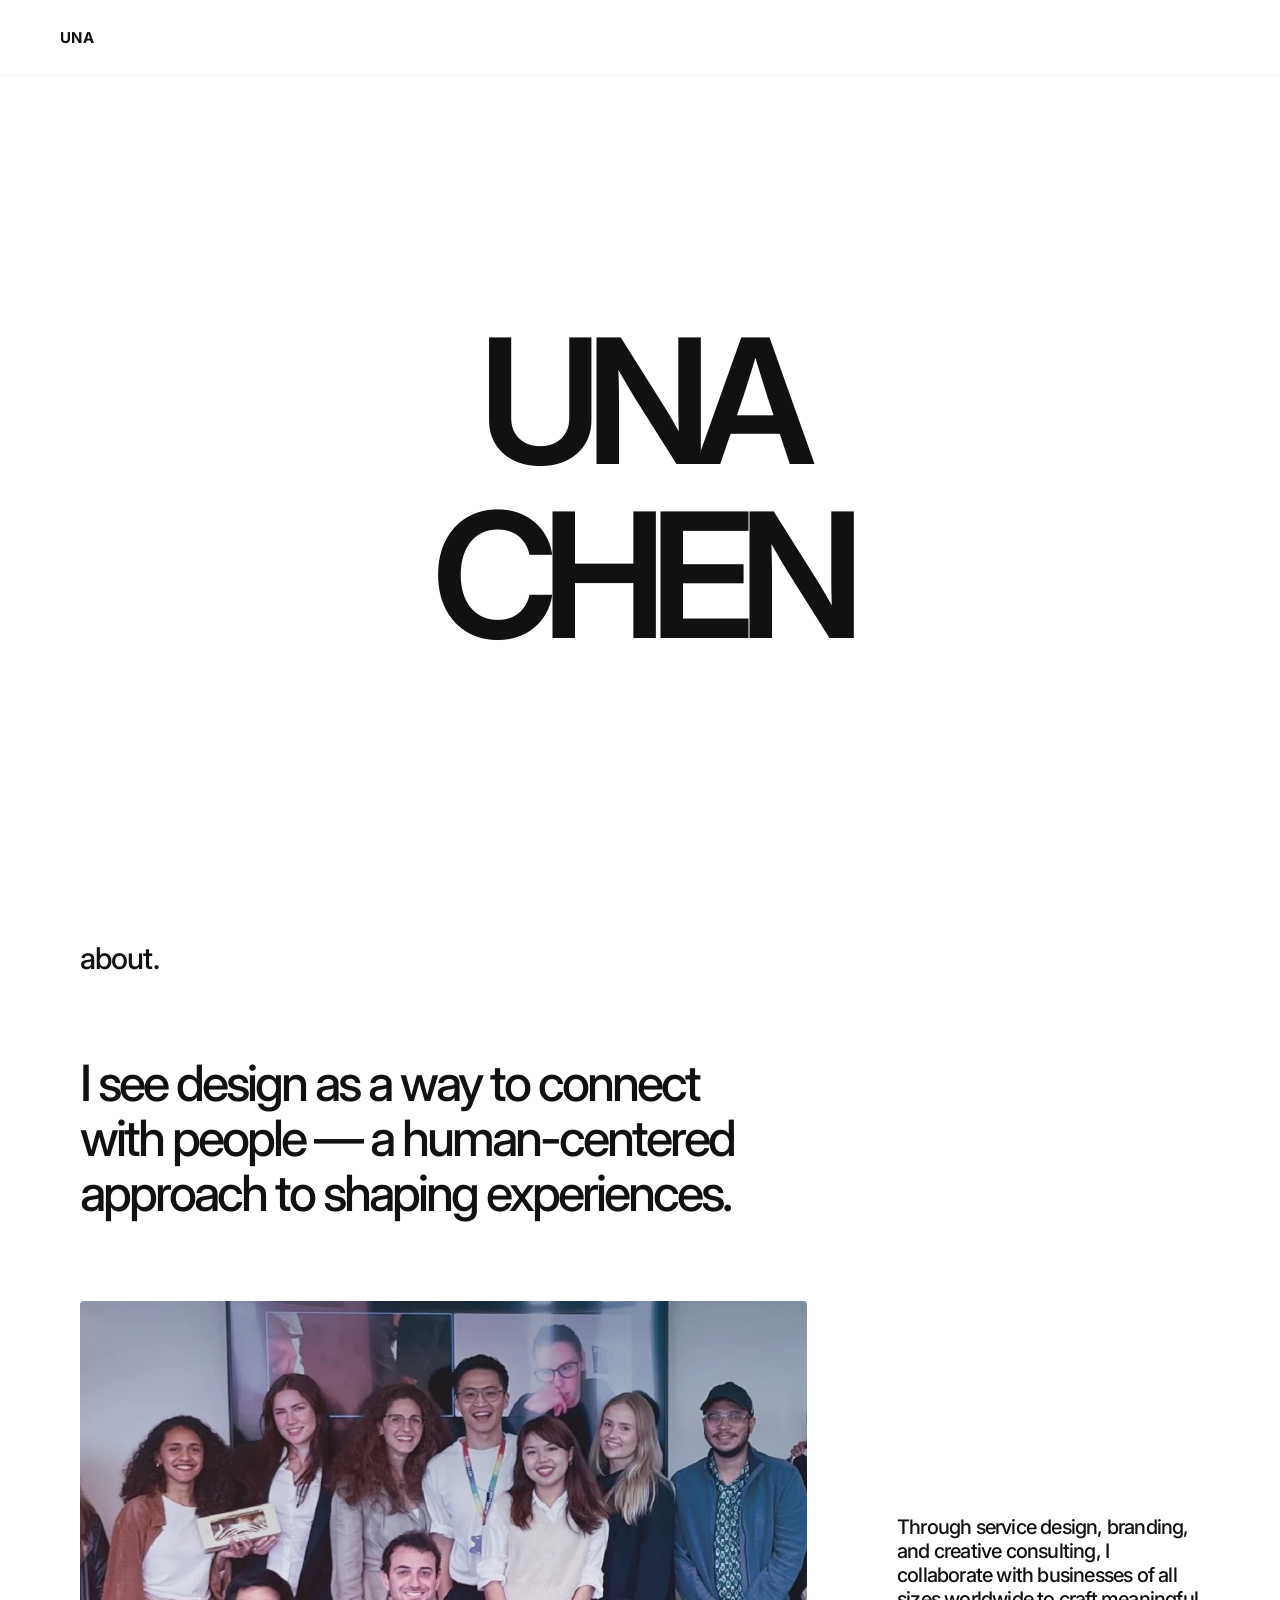
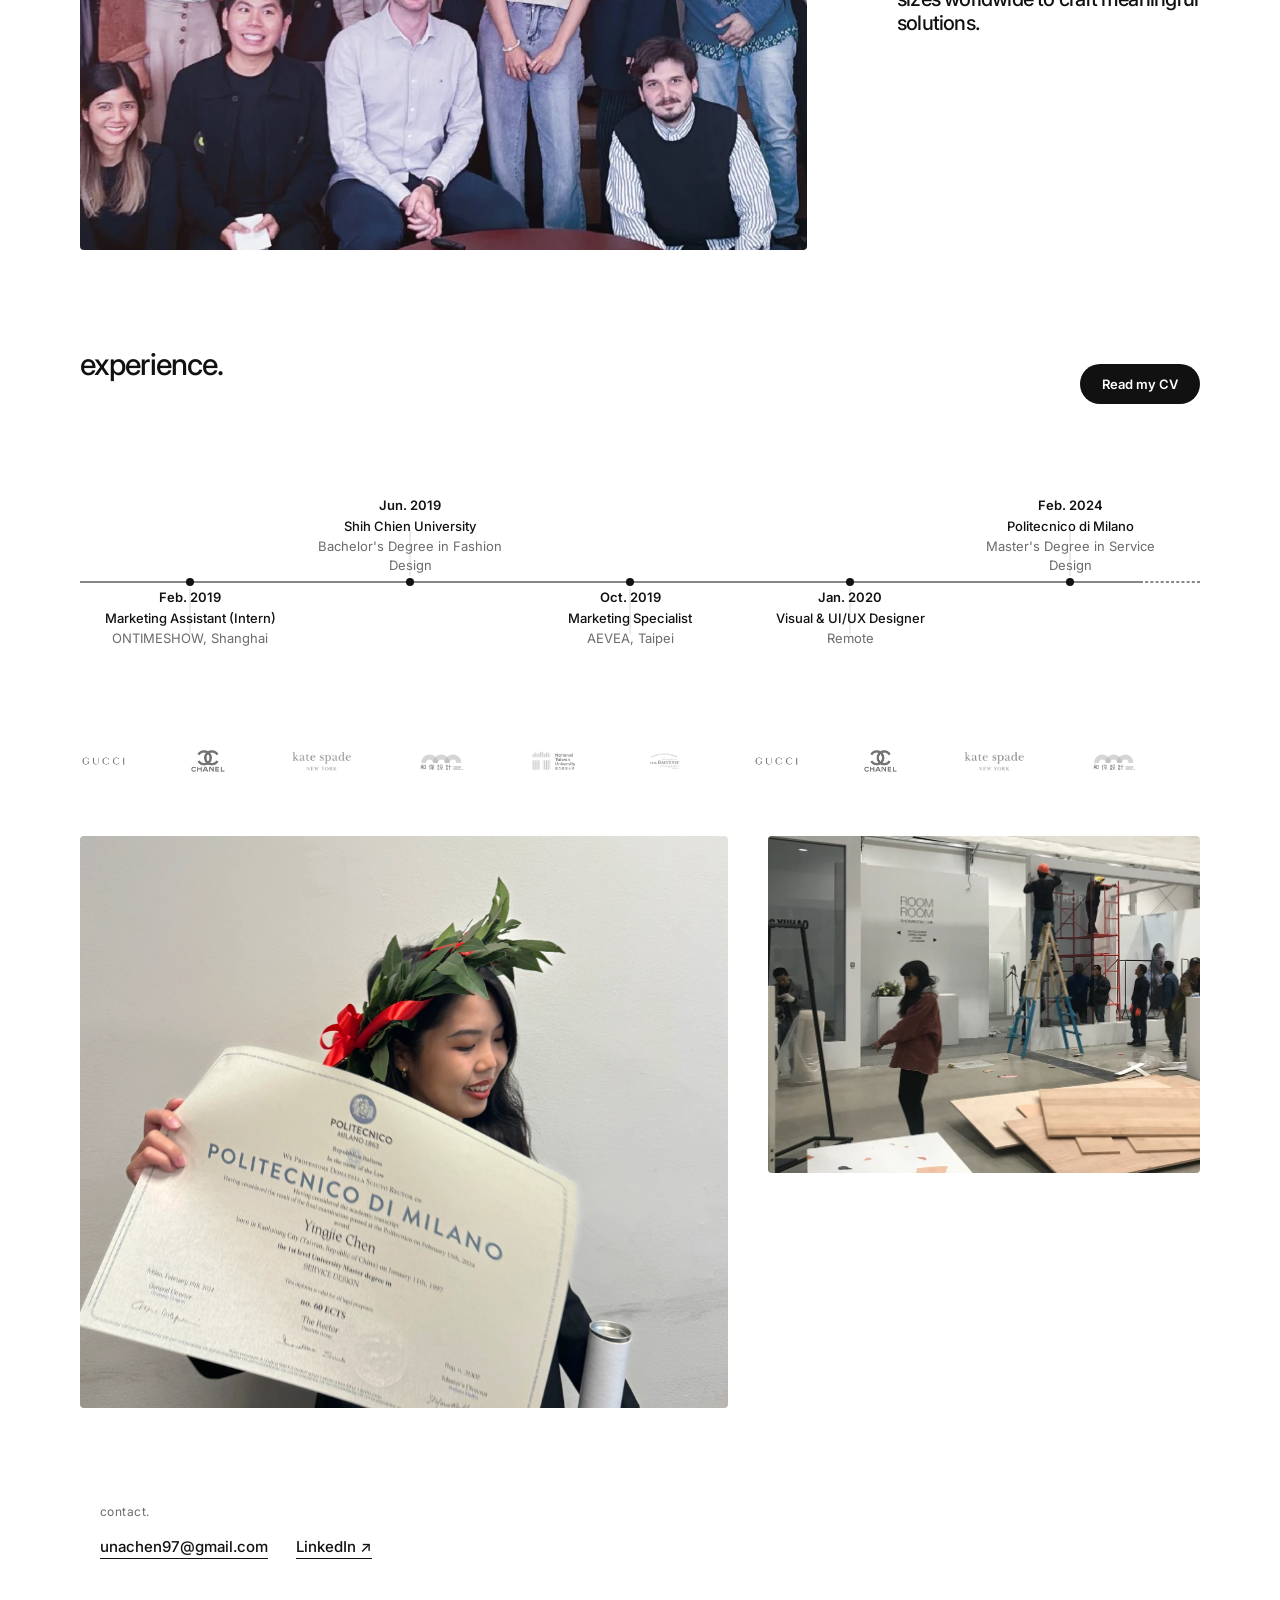
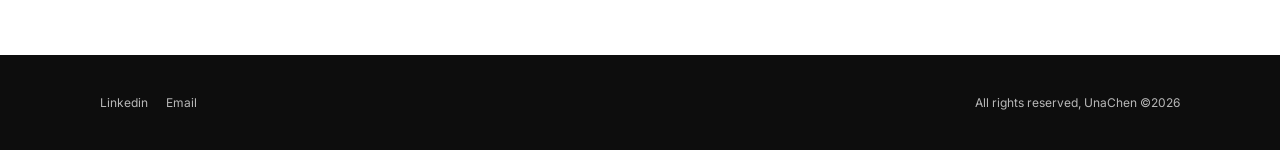
<file: about.html>
<!DOCTYPE html>
<html lang="en">
<head>
<meta charset="UTF-8" />
<meta name="viewport" content="width=device-width, initial-scale=1.0" />
<title>UnaChen — About</title>
<meta name="description" content="Discover Una, an innovative UI/UX Designer with a multidisciplinary background in graphic design, service design, and fashion design." />
<link rel="preconnect" href="https://fonts.googleapis.com">
<link rel="preconnect" href="https://fonts.gstatic.com" crossorigin>
<link href="https://fonts.googleapis.com/css2?family=Inter:wght@400;500;600;700&family=Playfair+Display+SC:ital,wght@0,400;0,700;0,900;1,400;1,700;1,900&display=swap" rel="stylesheet">
<link rel="stylesheet" href="css/style.css" />
<link rel="stylesheet" href="css/about.css" />
<script>window.ROOT_PATH = "./";</script>
</head>
<body>

  <div id="site-header"></div>

  <header class="about-hero">
    <h1>Una<br />Chen</h1>
  </header>

  <section class="about-intro">
    <span class="kicker">about.</span>
    <p class="about-statement">I see design as a way to connect<br class="lg-br" />with people — a human-centered approach to shaping experiences.</p>

    <div class="about-row">
      <figure class="about-photo">
        <img src="images/about/5O0BjGyUsfMbrEmj28QcRD7fE.webp" alt="Woman with color palette" />
      </figure>
      <p class="about-note">Through service design, branding, and creative consulting, I collaborate with businesses of all sizes worldwide to craft meaningful solutions.</p>
    </div>
  </section>

  <section class="timeline-section">
    <div class="section-head">
      <span class="kicker">experience.</span>
      <a class="pill-btn pill-solid" id="cvBtn" href="https://drive.google.com/file/d/1wtUoRZNi84U3jHqbLcFA0HgCFVv4f5Pt/view?usp=sharing" target="_blank" rel="noopener">Read my CV</a>
    </div>
    <div class="timeline-track" id="timelineTrack"></div>
  </section>

  <div class="brand-marquee">
    <div class="track">
      <img src="images/about/9RNChPr0UV4UPQPqoo7cvBPSpYw.webp" alt="logo" />
      <img src="images/about/M8ygtyycuSPGDVMcCvjRwMARafc.webp" alt="logo" />
      <img src="images/about/rrKOyYHDxAwNtqI0CFNXt4zkc8.webp" alt="logo" />
      <img src="images/about/QSqaWg8UsbXJxW7GdquHCwdfmo.webp" alt="logo" />
      <img src="images/about/zFNRZBZ6b1qgEsc8zpRaJk8r68E.webp" alt="logo" />
      <img src="images/about/x91RkJOXWiI7W7dvluEPMIccIek.webp" alt="logo" />
      <img src="images/about/9RNChPr0UV4UPQPqoo7cvBPSpYw.webp" alt="logo" />
      <img src="images/about/M8ygtyycuSPGDVMcCvjRwMARafc.webp" alt="logo" />
      <img src="images/about/rrKOyYHDxAwNtqI0CFNXt4zkc8.webp" alt="logo" />
      <img src="images/about/QSqaWg8UsbXJxW7GdquHCwdfmo.webp" alt="logo" />
      <img src="images/about/zFNRZBZ6b1qgEsc8zpRaJk8r68E.webp" alt="logo" />
      <img src="images/about/x91RkJOXWiI7W7dvluEPMIccIek.webp" alt="logo" />
    </div>
  </div>

  <section class="about-gallery">
    <img src="images/about/dD2OP19M8kfVjWYboDc0xF5tmME.webp" alt="Drawing canvas" />
    <img src="images/about/Ol2y4FK4HdNWep0LDUNEI6AkkiQ.webp" alt="Camera" />
  </section>

  <section class="about-contact">
    <span class="kicker">contact.</span>
    <div class="contact-links">
      <a href="mailto:unachen97@gmail.com">unachen97@gmail.com</a>
      <a href="https://www.linkedin.com/in/ying-jie-chen-555a27220" target="_blank" rel="noopener">LinkedIn ↗</a>
    </div>
  </section>

  <div id="site-footer"></div>

  <script src="js/layout.js"></script>
  <script src="js/about.js"></script>
</body>
</html>
</file>
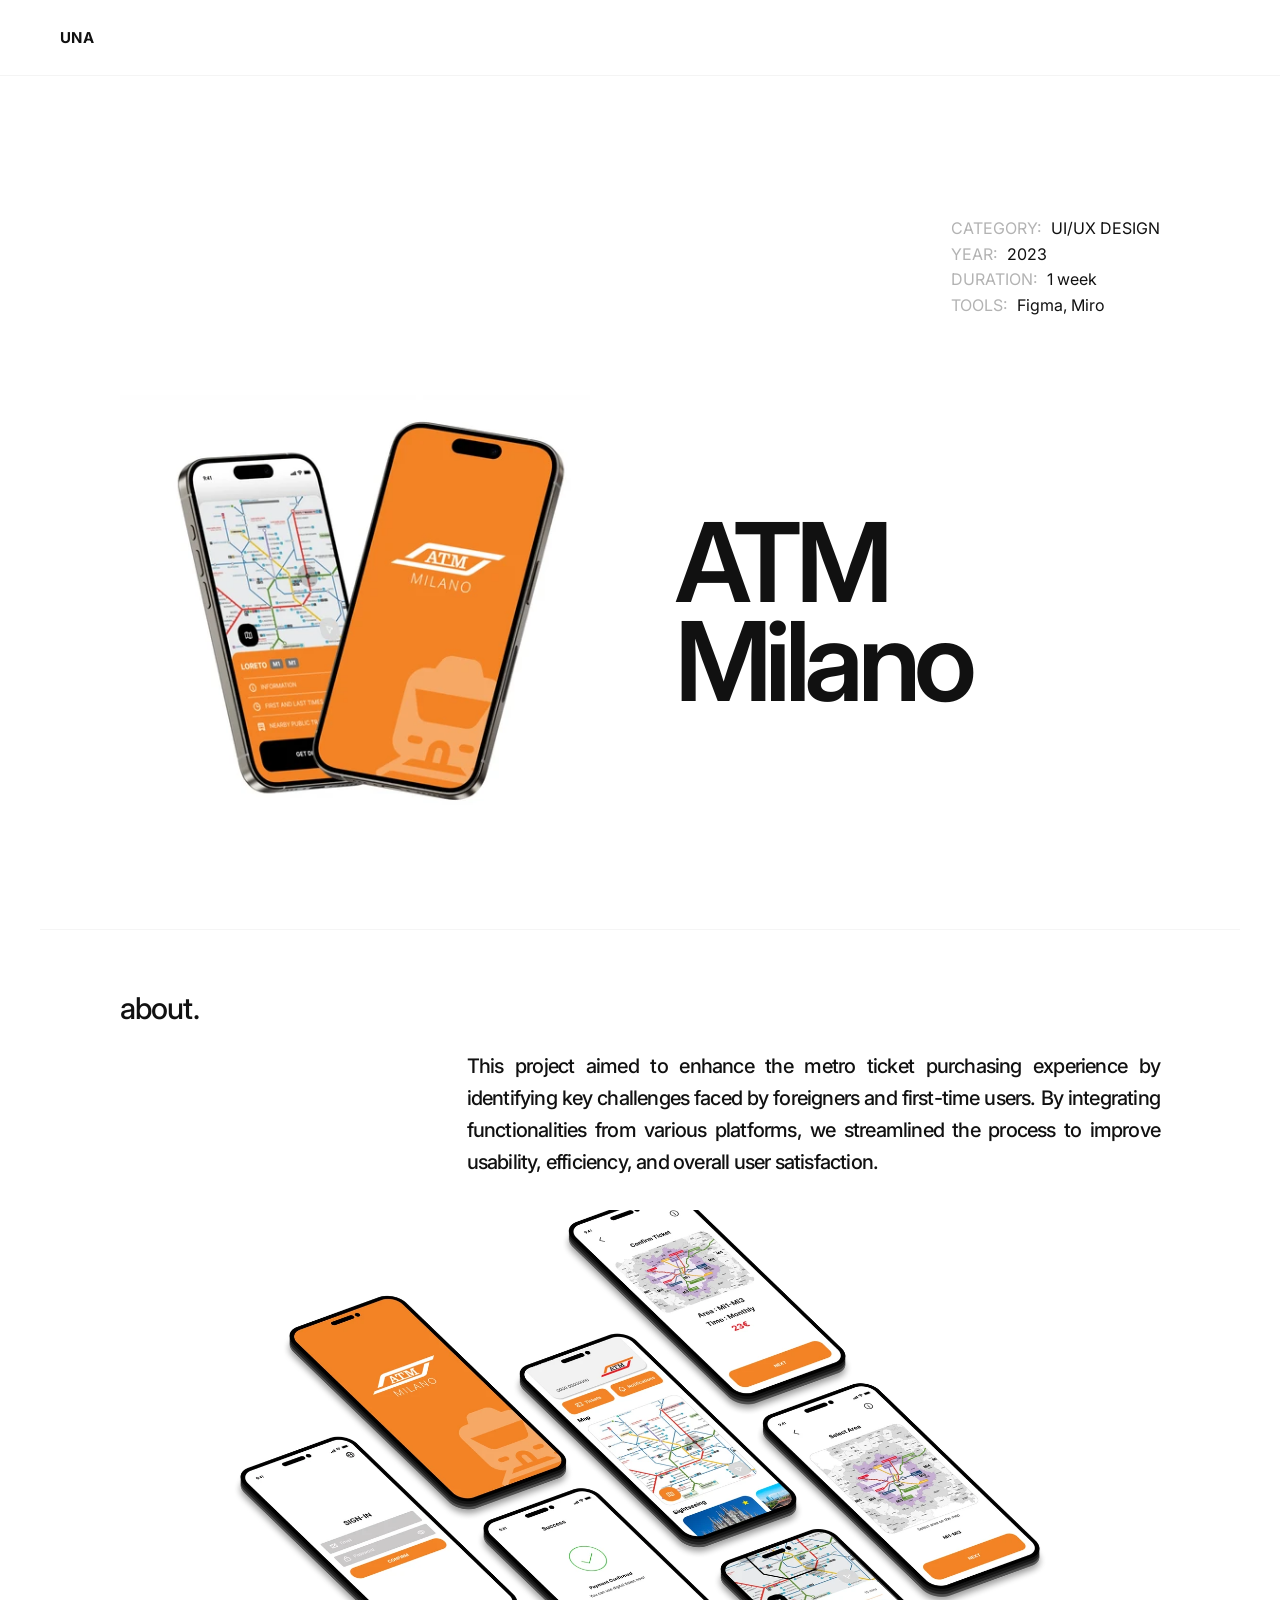
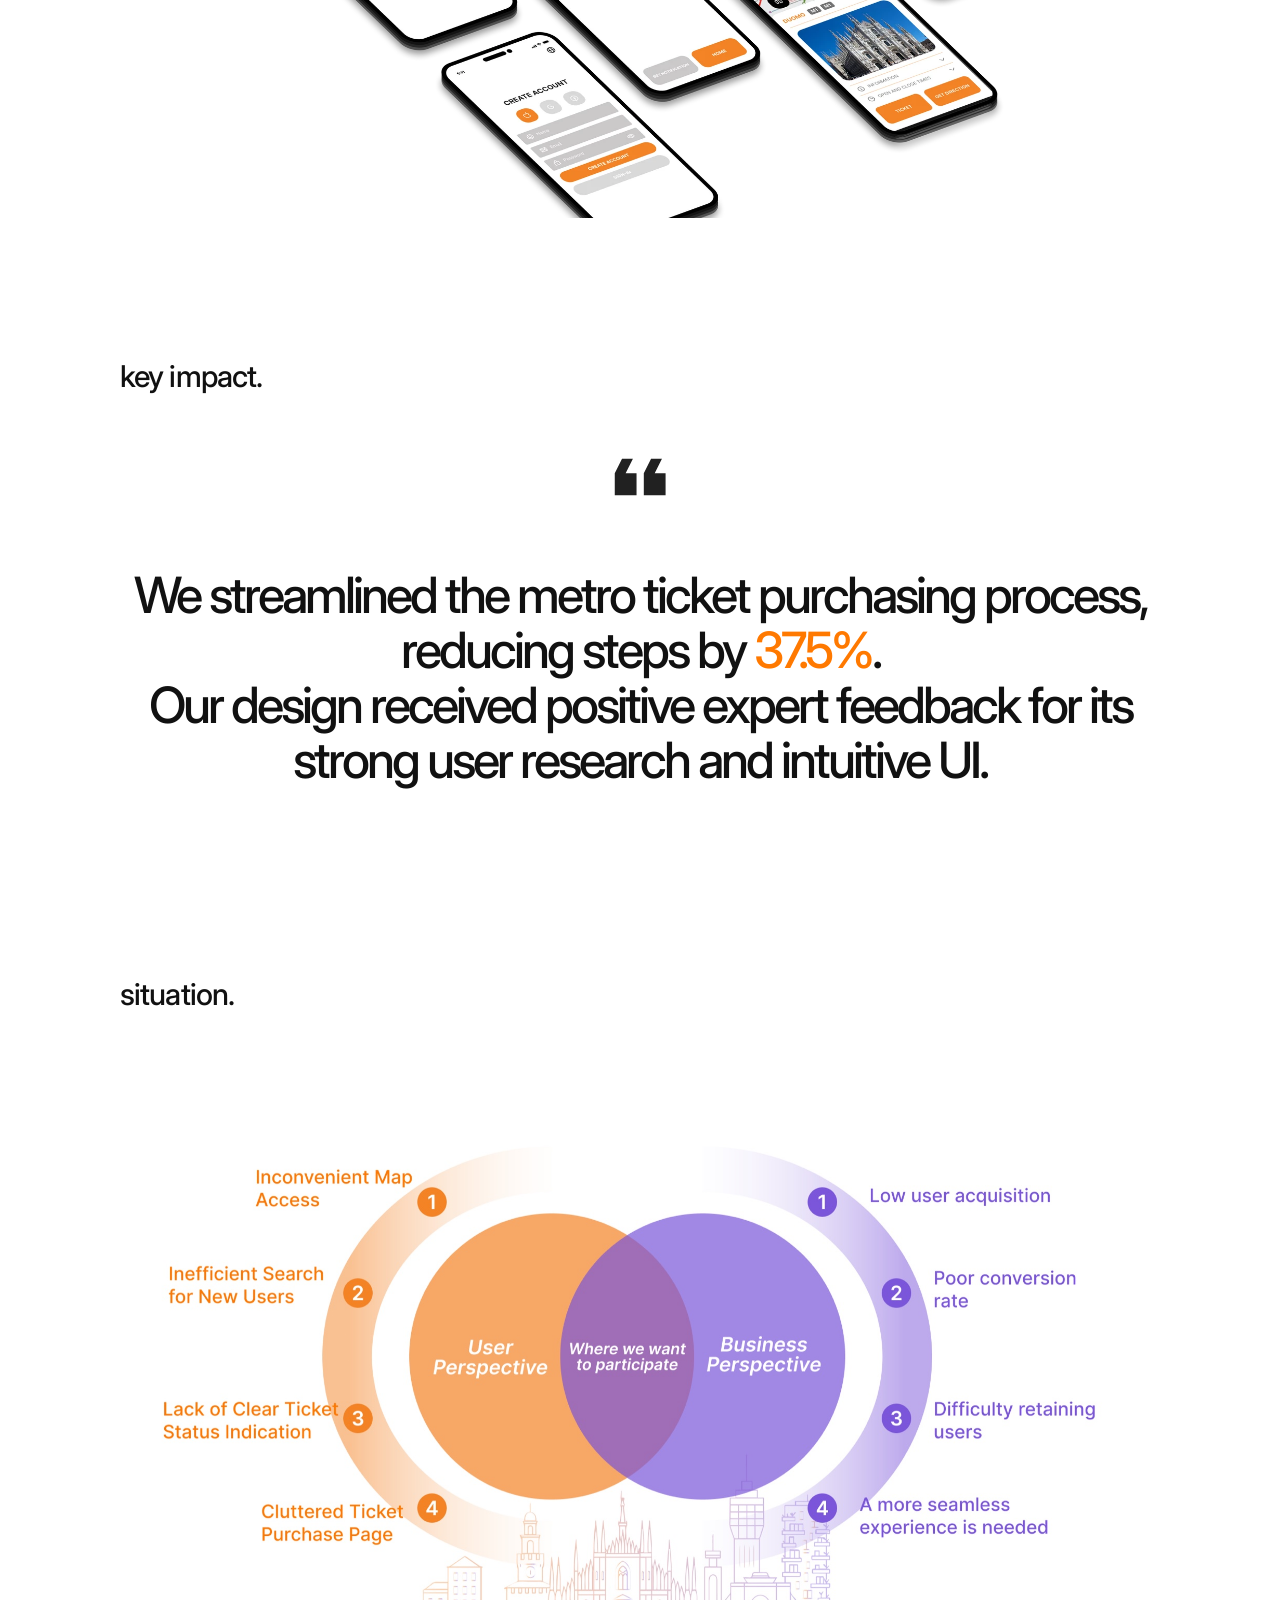
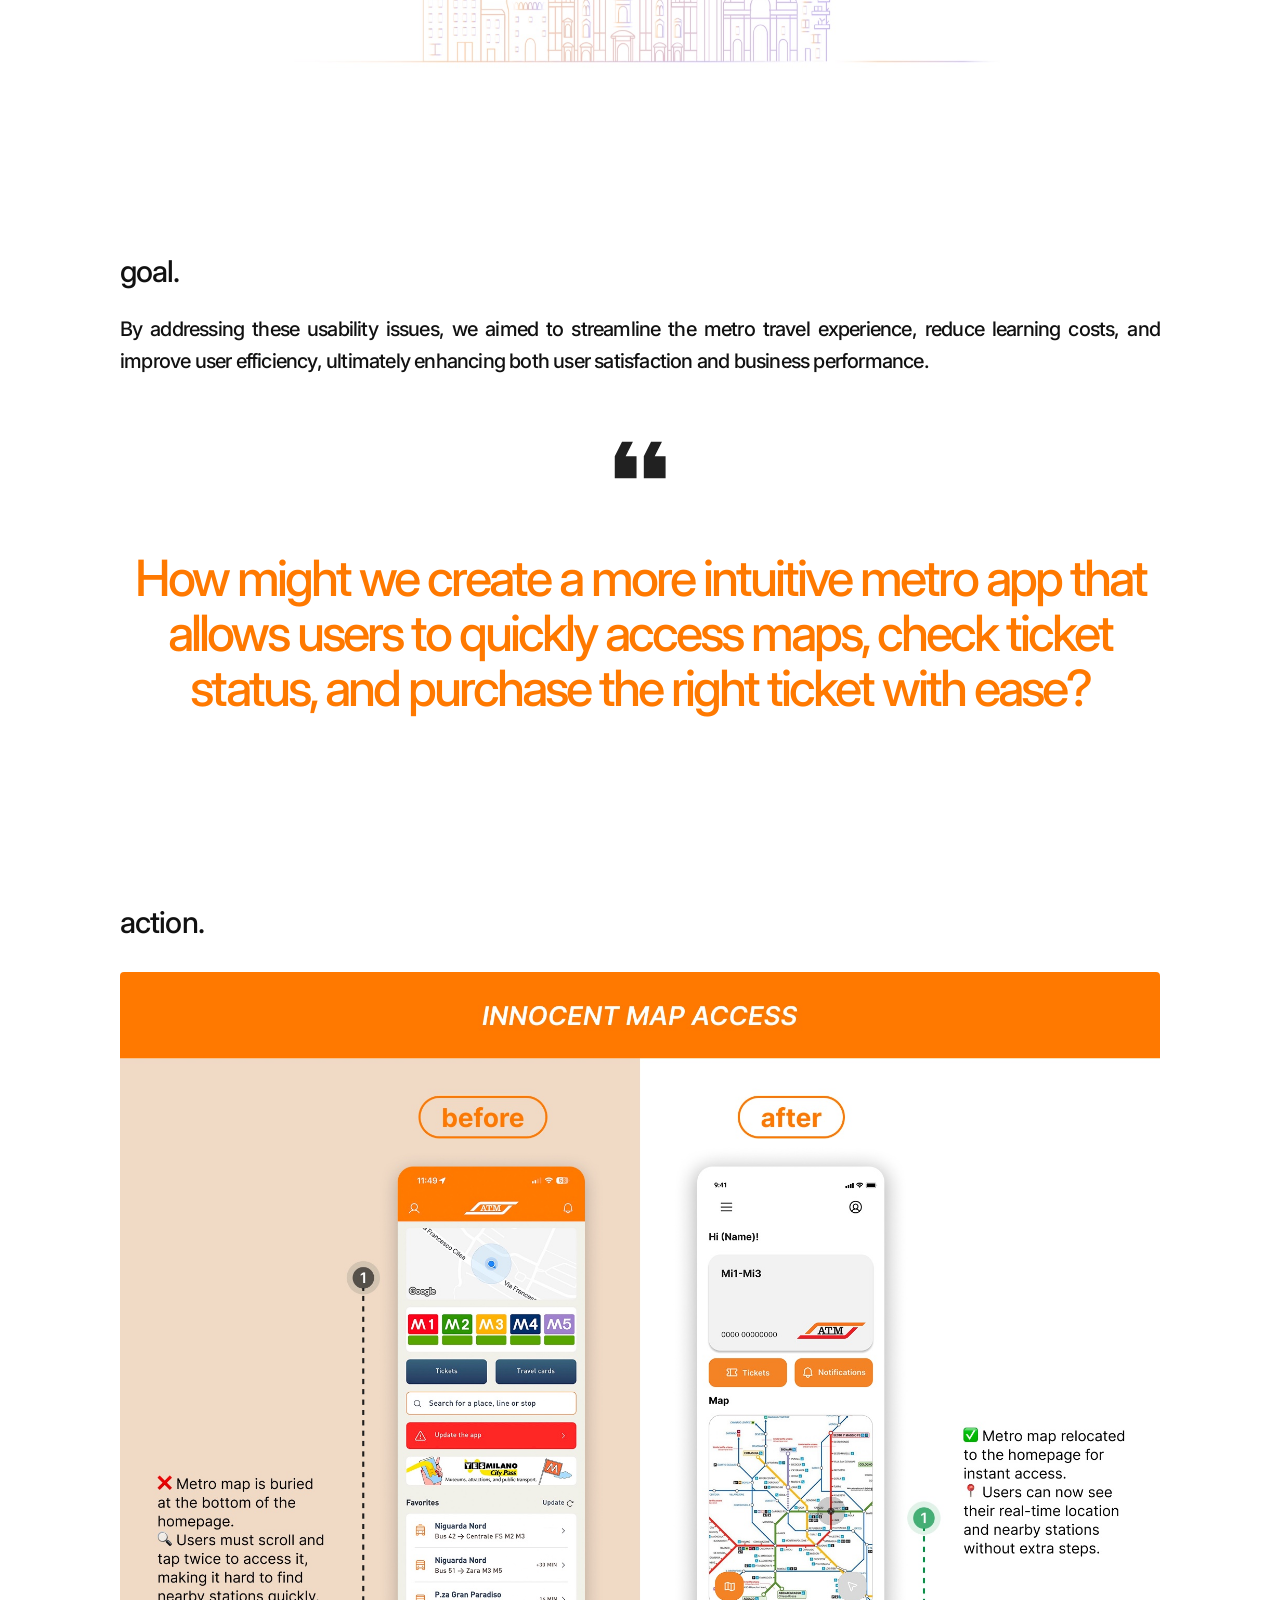
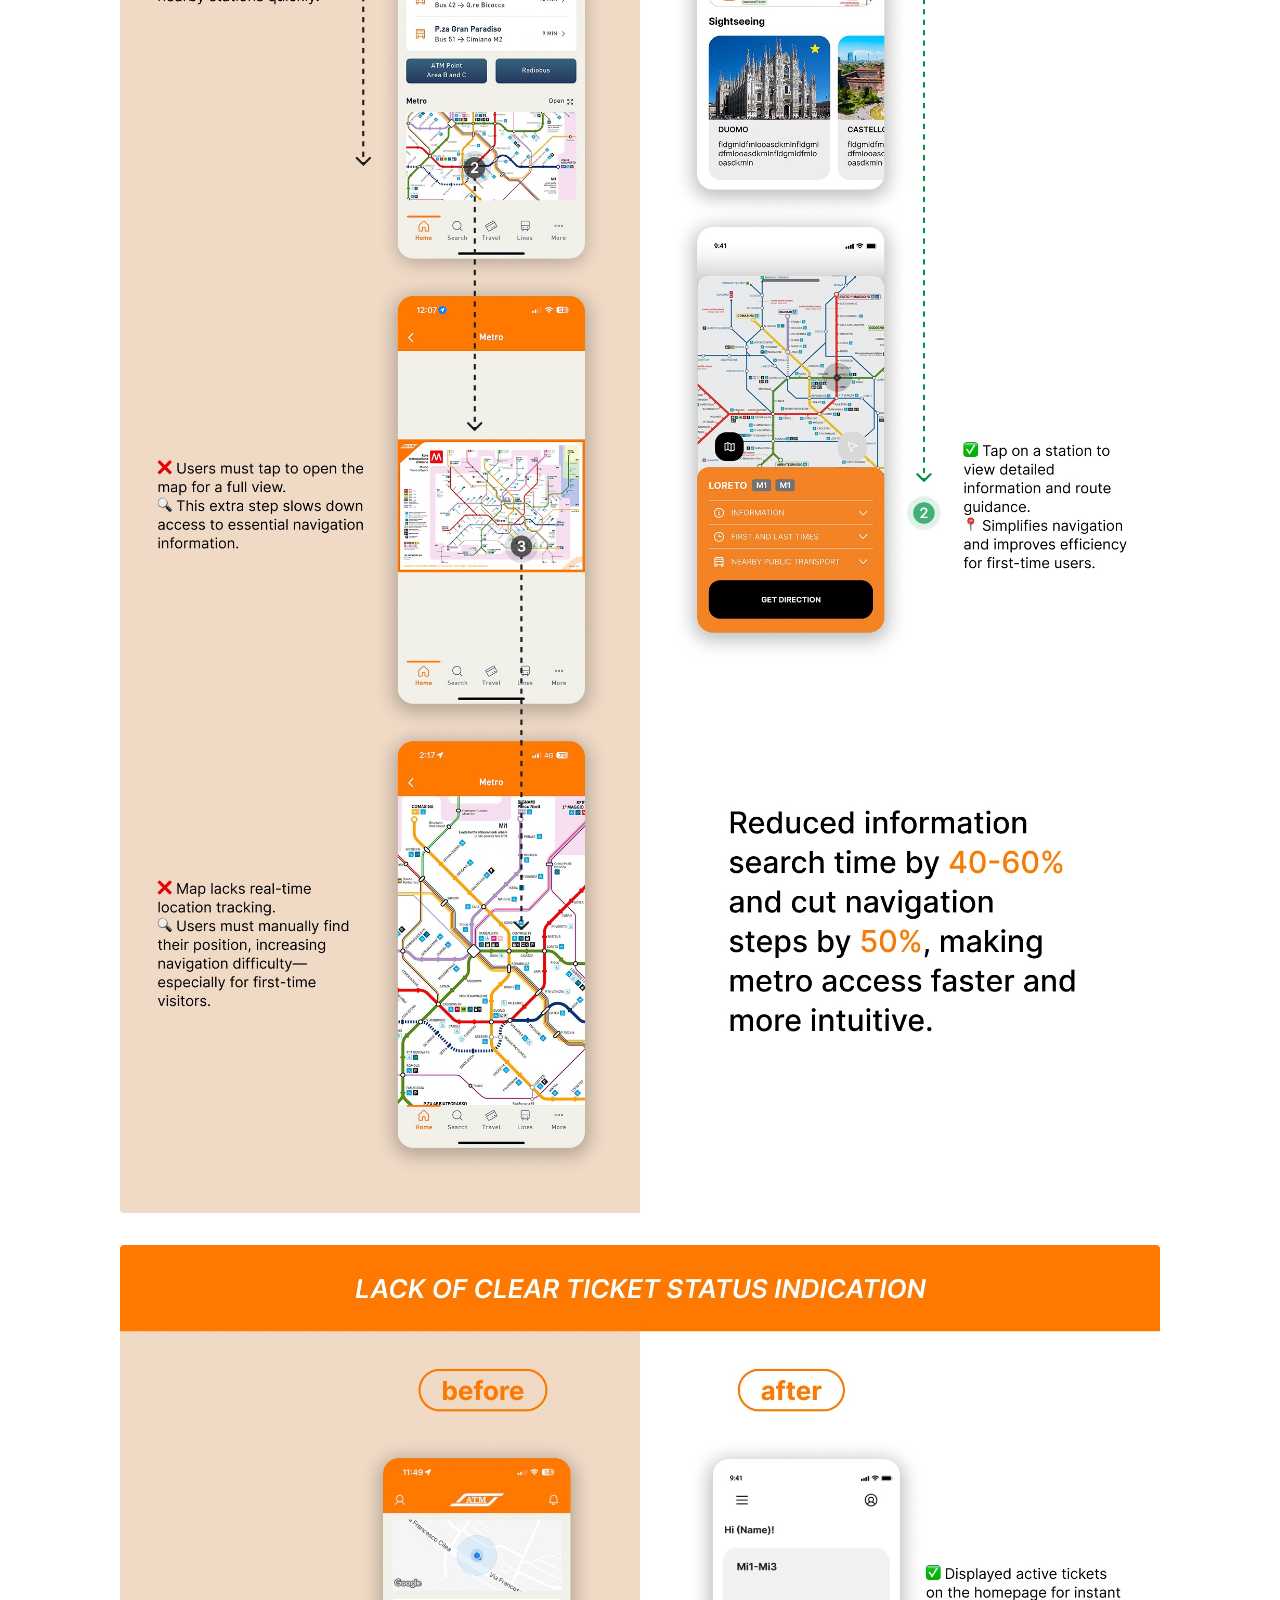
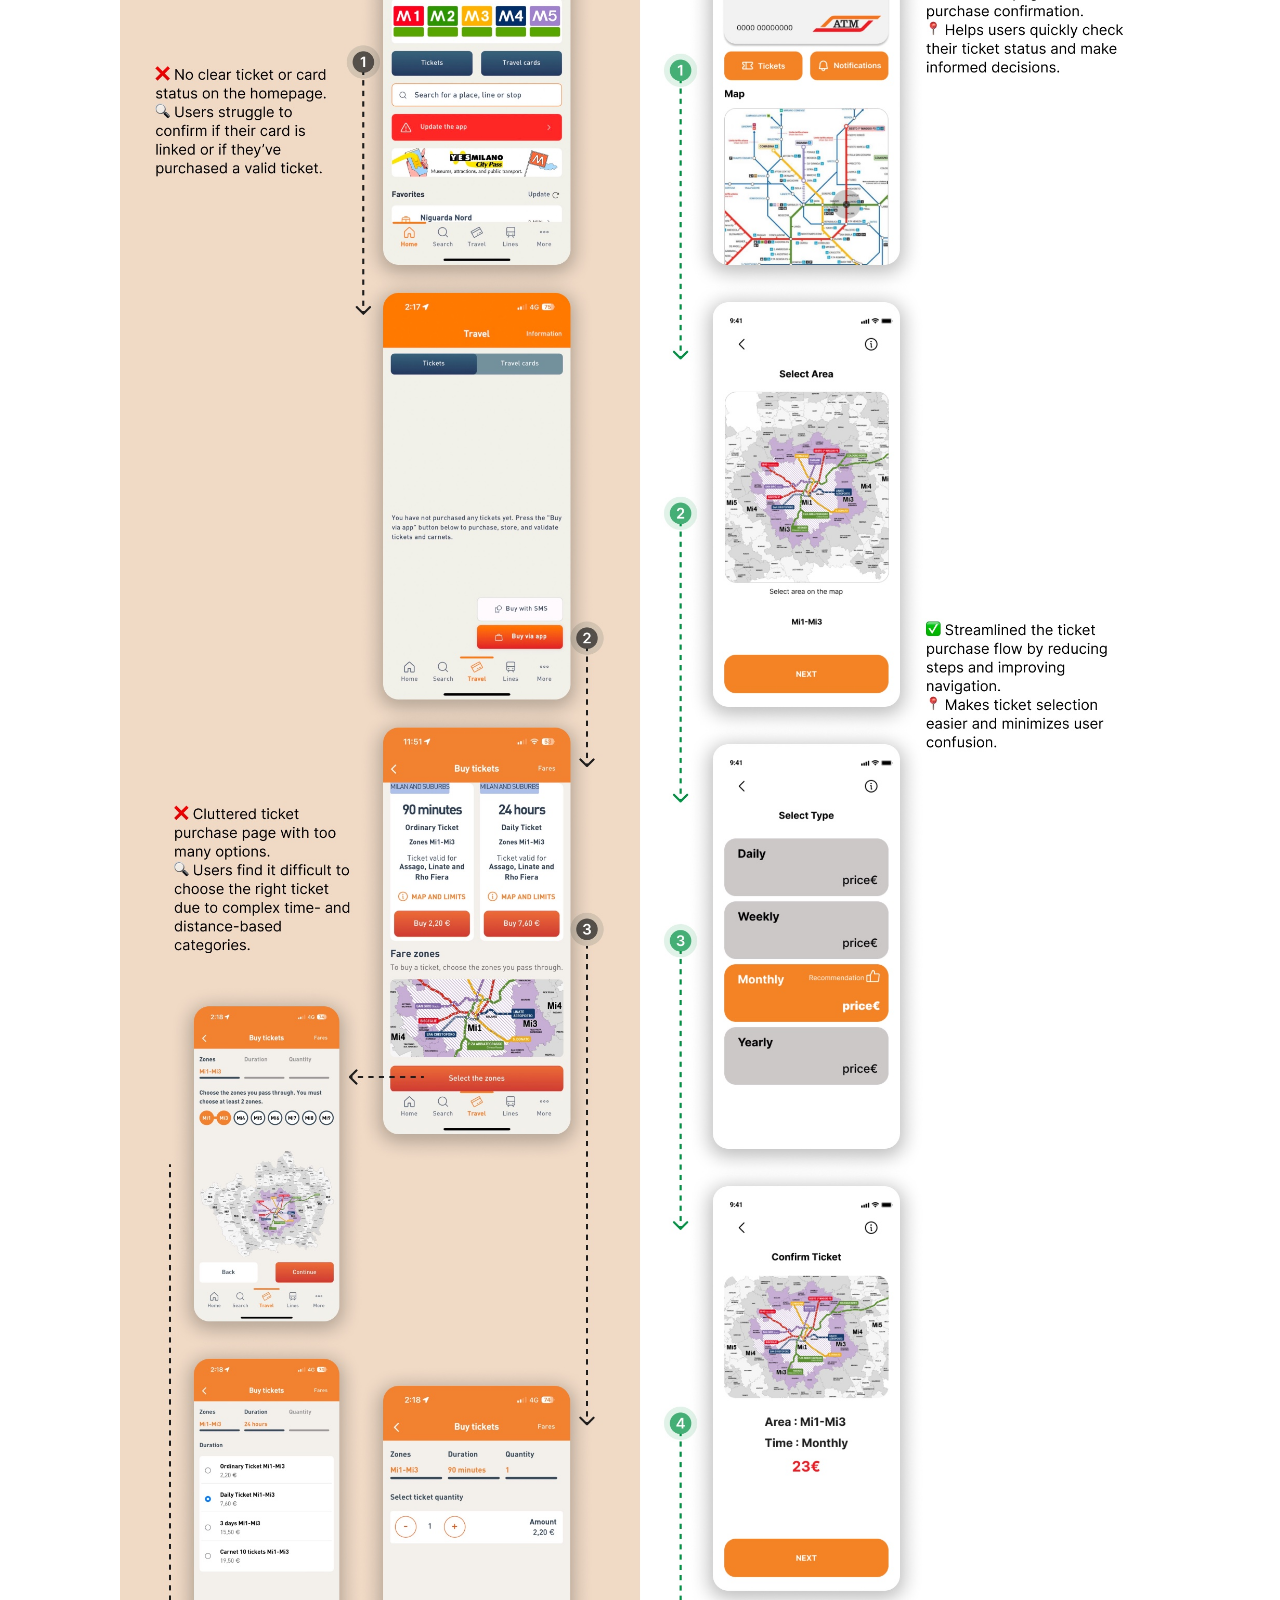
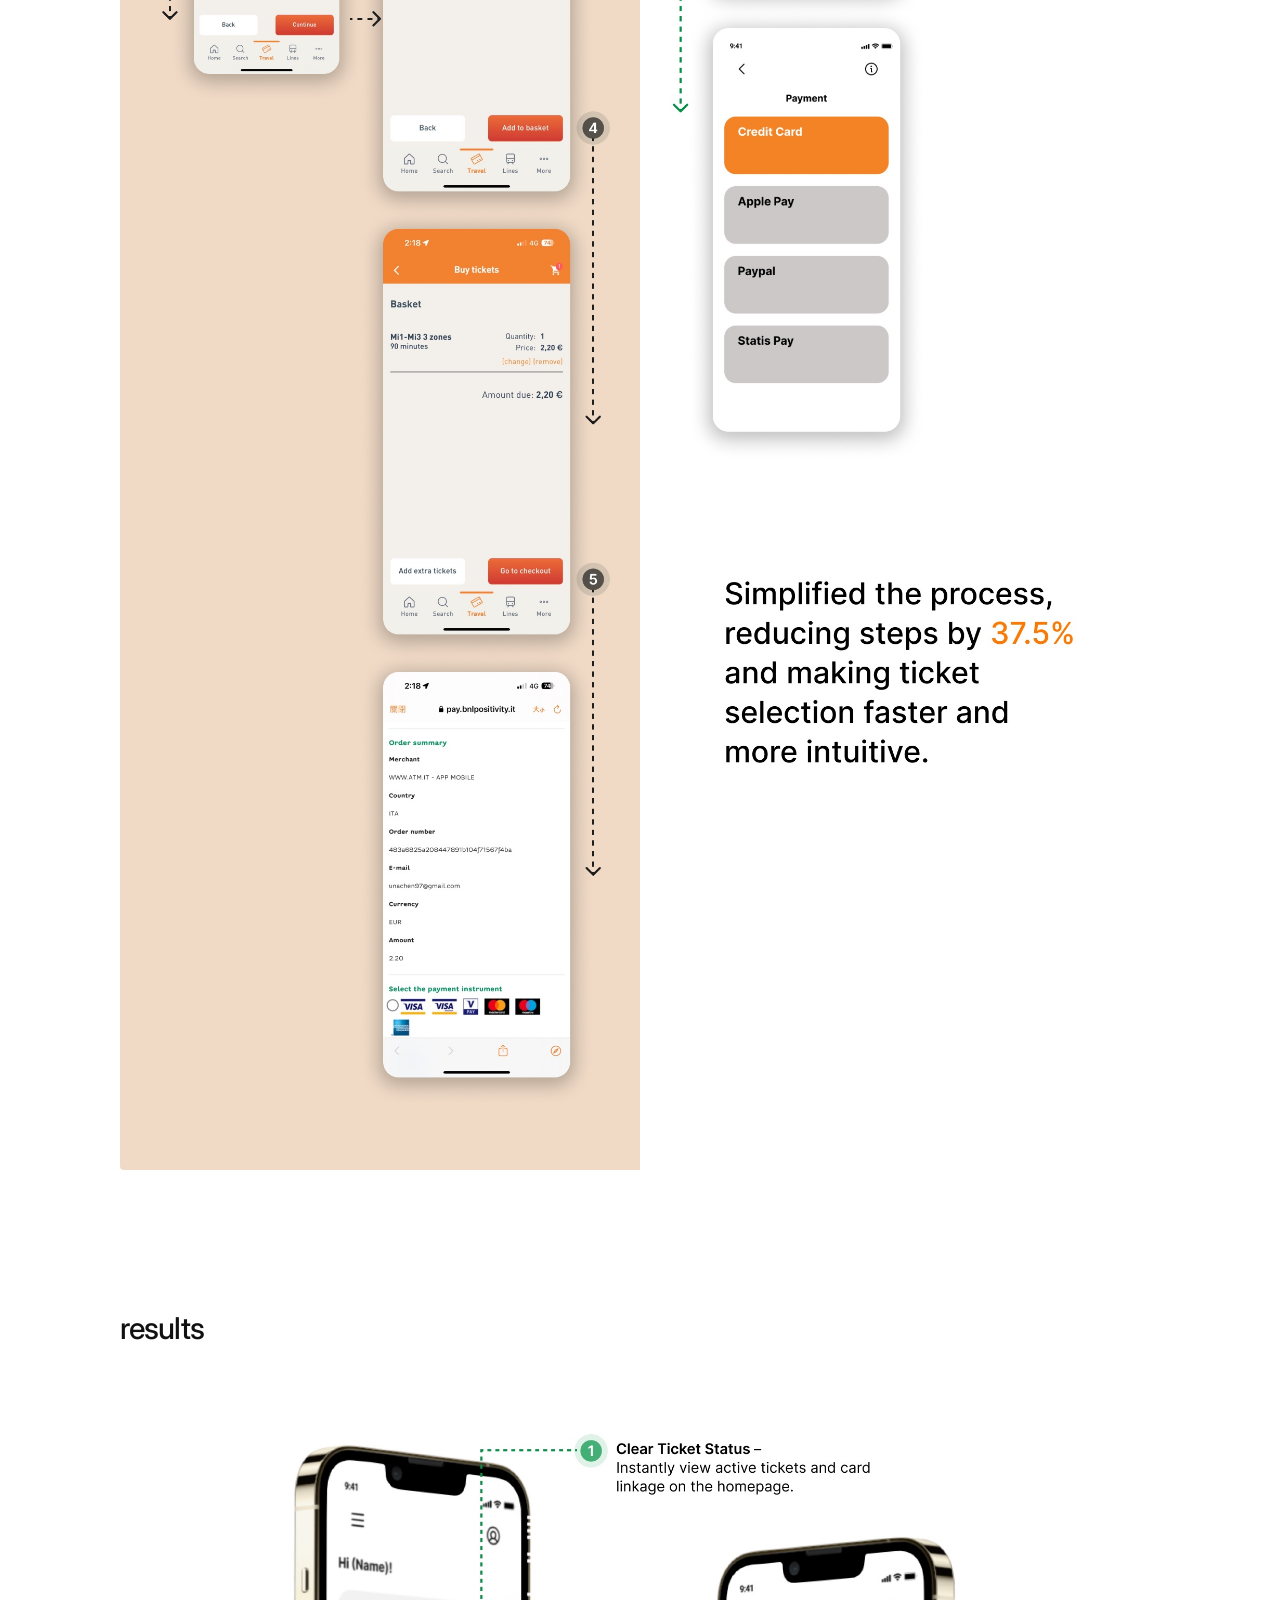
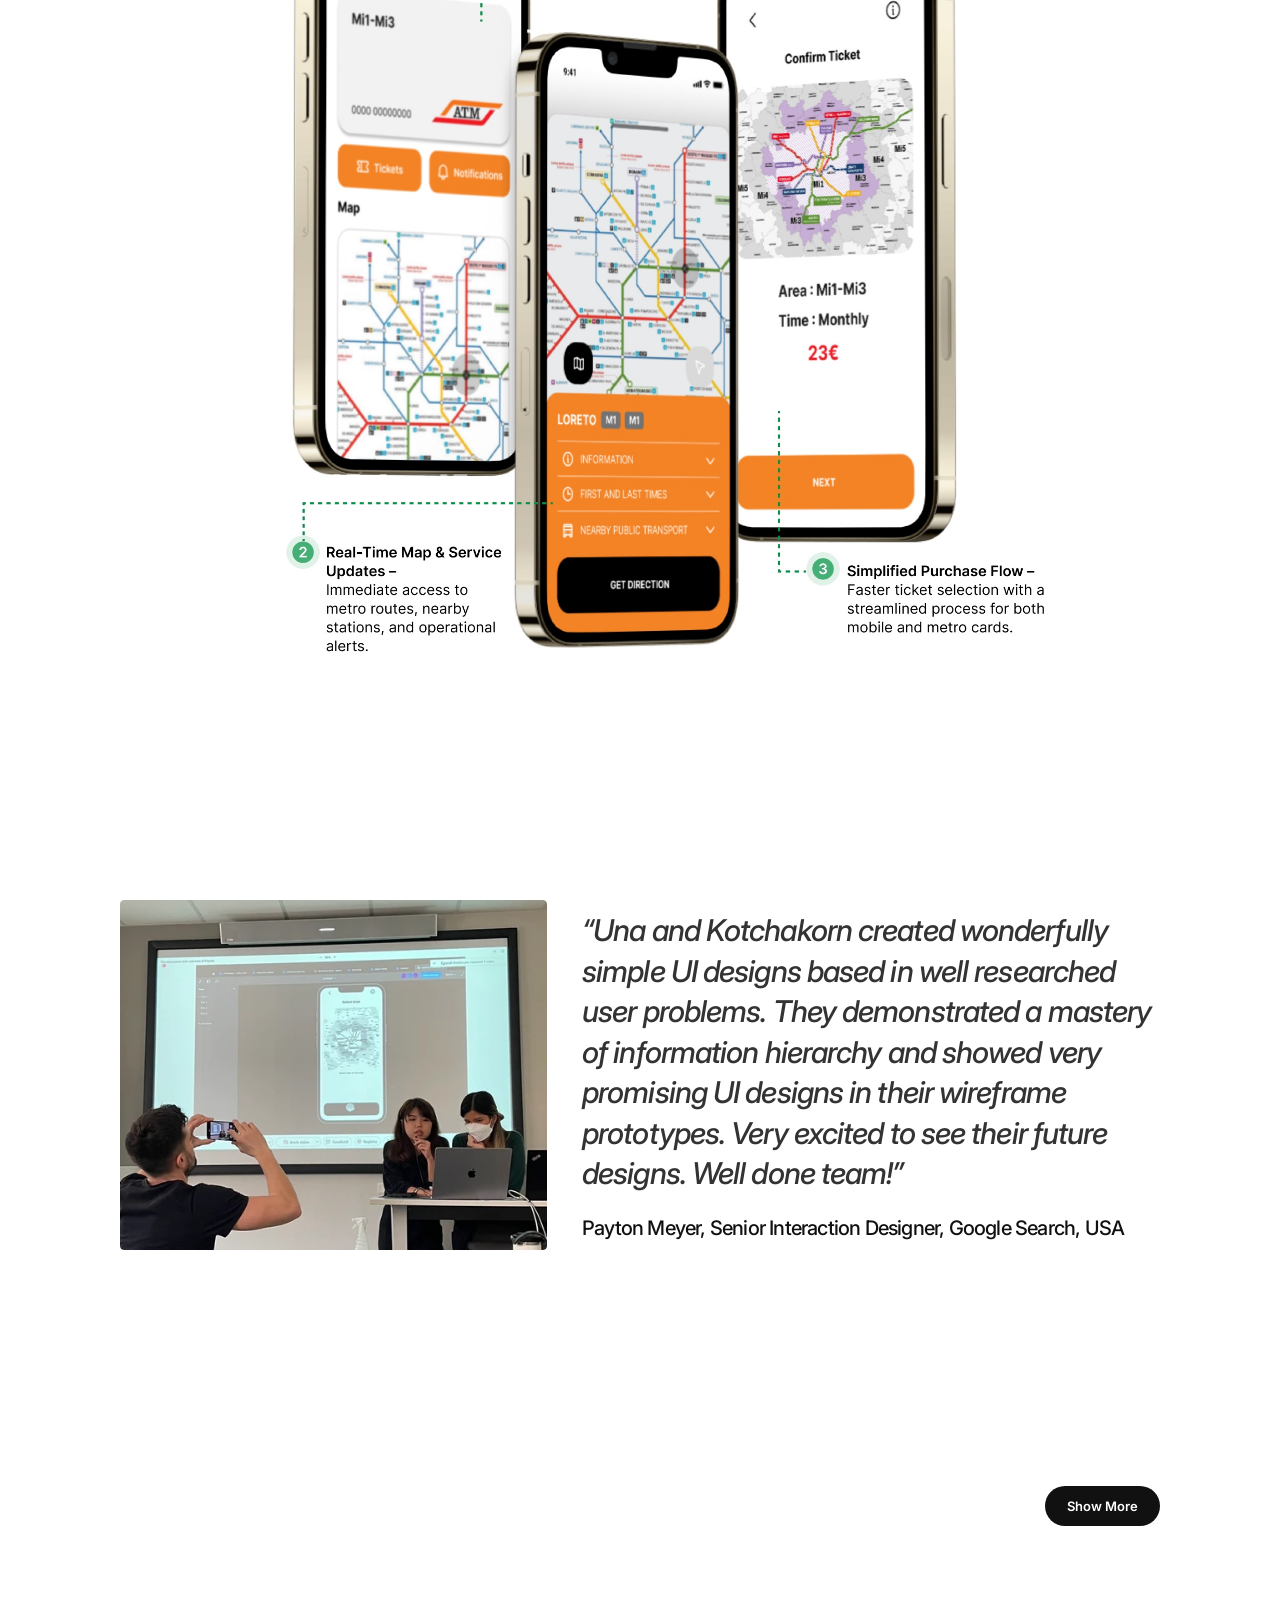
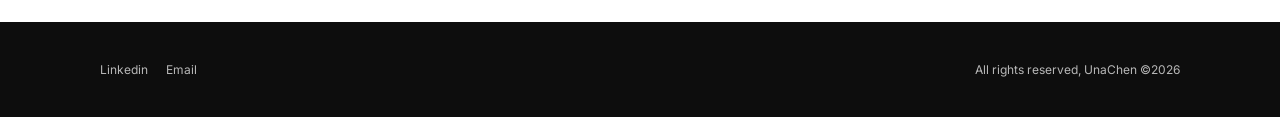
<file: works/atm-milano.html>
<!DOCTYPE html>
<html lang="en">
<head>
<meta charset="UTF-8" />
<meta name="viewport" content="width=device-width, initial-scale=1.0" />
<title>UnaChen — ATM Milano</title>
<meta name="description" content="Streamlining the Milan metro ticket purchasing experience — reducing steps by 37.5% through user research and intuitive UI design." />
<link rel="preconnect" href="https://fonts.googleapis.com">
<link rel="preconnect" href="https://fonts.gstatic.com" crossorigin>
<link href="https://fonts.googleapis.com/css2?family=Inter:wght@400;500;600;700&family=Playfair+Display+SC:ital,wght@0,400;0,700;0,900;1,400;1,700;1,900&display=swap" rel="stylesheet">
<link rel="stylesheet" href="../css/style.css" />
<link rel="stylesheet" href="../css/work.css" />
<script>window.ROOT_PATH = "../";</script>
</head>
<body class="work-page" style="--accent:#FF7900; --work-title-max:110px;">

  <div id="site-header"></div>

  <div class="work-hero">
    <div class="work-meta">
      <div class="meta-col">
        <div class="meta-row"><span class="label">CATEGORY:</span><span class="value">UI/UX DESIGN</span></div>
        <div class="meta-row"><span class="label">YEAR:</span><span class="value">2023</span></div>
        <div class="meta-row"><span class="label">DURATION:</span><span class="value">1 week</span></div>
        <div class="meta-row"><span class="label">TOOLS:</span><span class="value">Figma, Miro</span></div>
      </div>
    </div>

    <div class="work-headline">
      <figure class="work-cover">
        <img src="../images/atm-milano/5ues5cYKRfH8dWR3ciTj6xXmbY.webp" alt="ATM Milano cover" />
      </figure>
      <h1 class="work-title">ATM<br />Milano</h1>
    </div>
  </div>

  <div class="work-divider" role="separator"></div>

  <section class="work-section">
    <span class="kicker">about.</span>
    <p class="work-p--offset">This project aimed to enhance the metro ticket purchasing experience by identifying key challenges faced by foreigners and first-time users. By integrating functionalities from various platforms, we streamlined the process to improve usability, efficiency, and overall user satisfaction.</p>
    <img src="../images/atm-milano/4P8hhSp9EDU7njJY2kduXAiBCM.webp" alt="ATM Milano app screens" />
  </section>

  <section class="work-section">
    <span class="kicker">key impact.</span>
    <div class="work-callout">
      <img class="quote-icon" src="../images/icon-quote.svg" alt="" aria-hidden="true" />
      <p class="work-lead">We streamlined the metro ticket purchasing process, reducing steps by <span class="work-stat">37.5%</span>.<br />Our design received positive expert feedback for its strong user research and intuitive UI.</p>
    </div>
  </section>

  <section class="work-section">
    <span class="kicker">situation.</span>
    <img src="../images/atm-milano/situation.jpg" alt="User perspective and business perspective overlap: inconvenient map access, inefficient search, unclear ticket status, cluttered purchase page — against low acquisition, poor conversion and retention" loading="lazy" />
  </section>

  <section class="work-section">
    <span class="kicker">goal.</span>
    <p>By addressing these usability issues, we aimed to streamline the metro travel experience, reduce learning costs, and improve user efficiency, ultimately enhancing both user satisfaction and business performance.</p>
    <div class="work-callout">
      <img class="quote-icon" src="../images/icon-quote.svg" alt="" aria-hidden="true" />
      <p class="work-lead work-lead--accent">How might we create a more intuitive metro app that allows users to quickly access maps, check ticket status, and purchase the right ticket with ease?</p>
    </div>
  </section>

  <section class="work-section">
    <span class="kicker">action.</span>
    <img src="../images/atm-milano/before-after-1.jpg" alt="Before and after comparison — map access: metro map relocated to the homepage, reducing information search time by 40–60% and navigation steps by 50%" loading="lazy" />
    <img src="../images/atm-milano/before-after-2.jpg" alt="Before and after comparison — ticket status: active tickets shown on the homepage and a streamlined purchase flow, reducing steps by 37.5%" loading="lazy" />
  </section>

  <section class="work-section">
    <span class="kicker">results</span>
    <img src="../images/atm-milano/results.jpg" alt="Three app screens showing clear ticket status, real-time map and service updates, and a simplified purchase flow" loading="lazy" />
  </section>

  <section class="work-section">
    <div class="work-testimonial">
      <figure class="testimonial-photo">
        <img src="../images/atm-milano/5bZBniXMYp34f1nweEI6QvjSpuY.webp" alt="Una presenting the ATM Milano prototype to reviewers" loading="lazy" />
      </figure>
      <div class="testimonial-text">
        <p class="work-quote">Una and Kotchakorn created wonderfully simple UI designs based in well researched user problems. They demonstrated a mastery of information hierarchy and showed very promising UI designs in their wireframe prototypes. Very excited to see their future designs. Well done team!</p>
        <p class="work-quote-attr">Payton Meyer, Senior Interaction Designer, Google Search, USA</p>
      </div>
    </div>
  </section>

  <section class="work-explore">
    <a class="pill-btn pill-solid" href="../index.html">Show More</a>
  </section>

  <div id="site-footer"></div>

  <script src="../js/layout.js"></script>
</body>
</html>
</file>
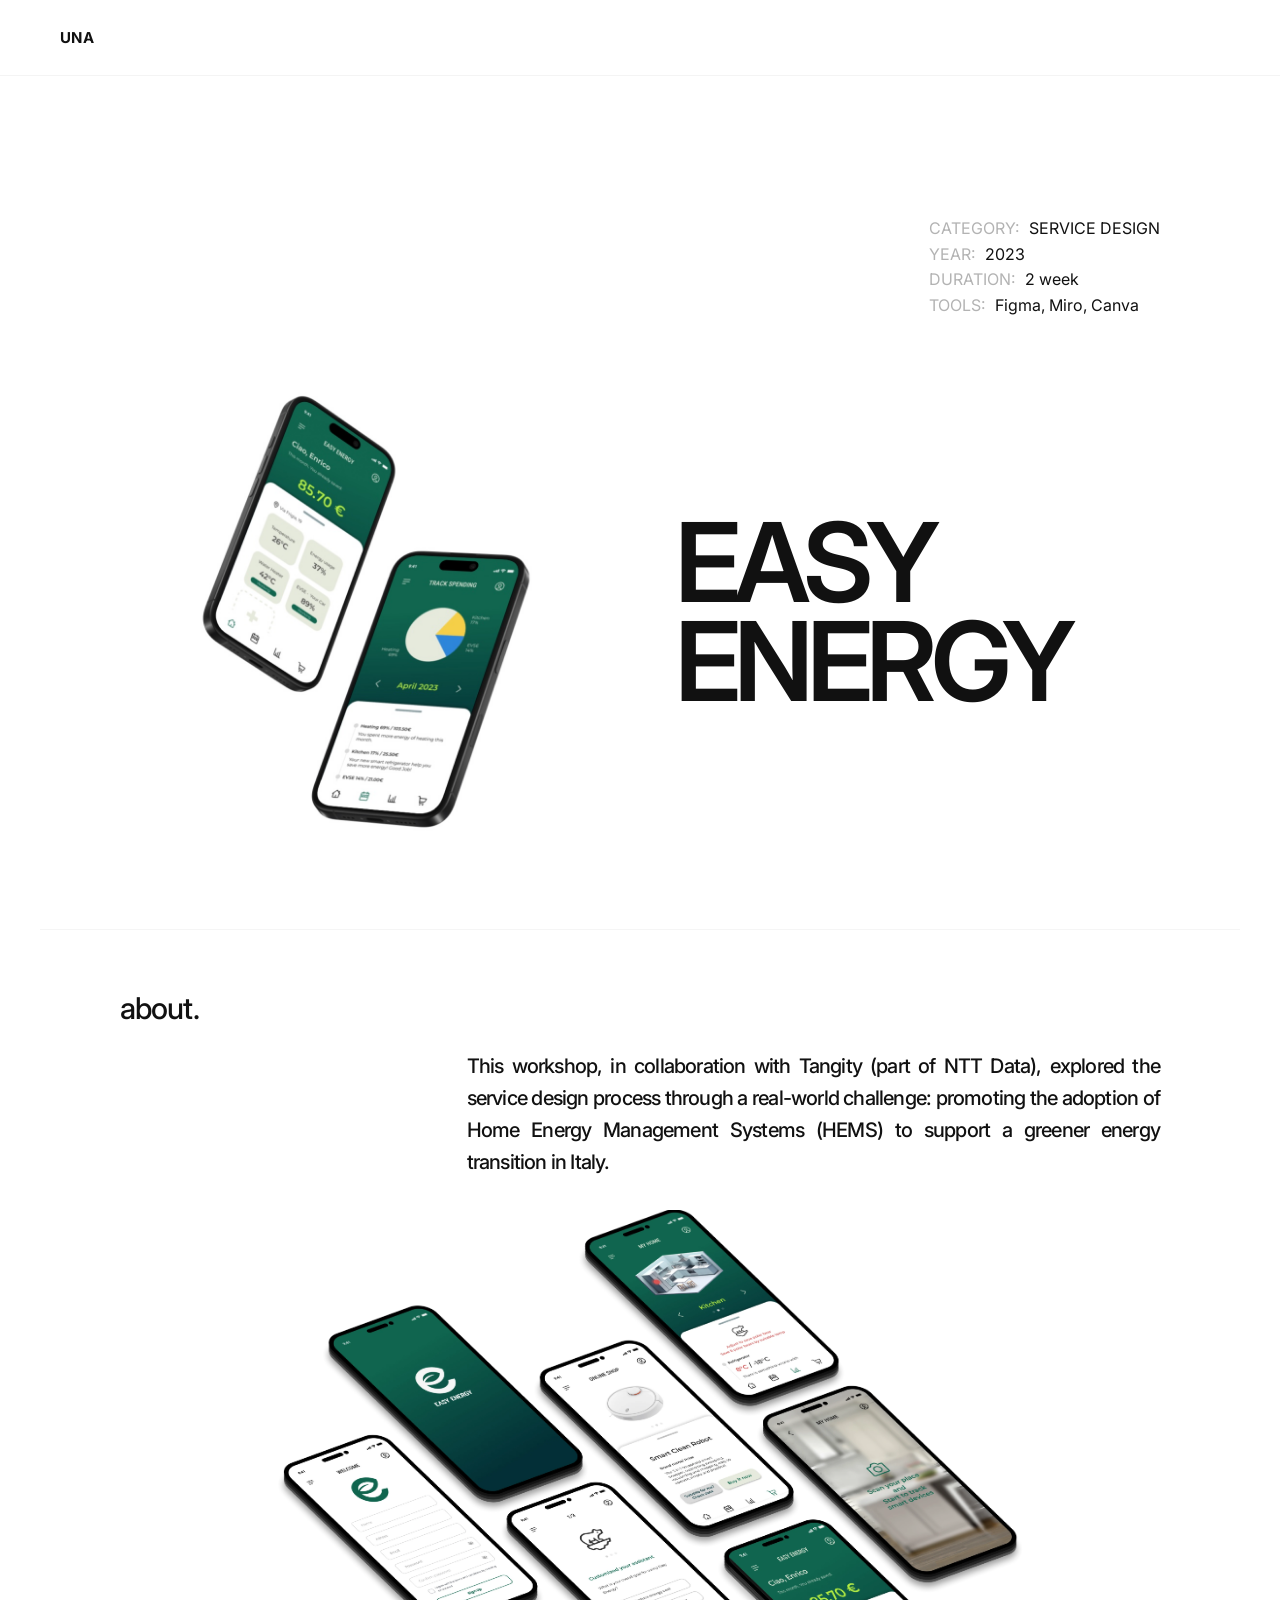
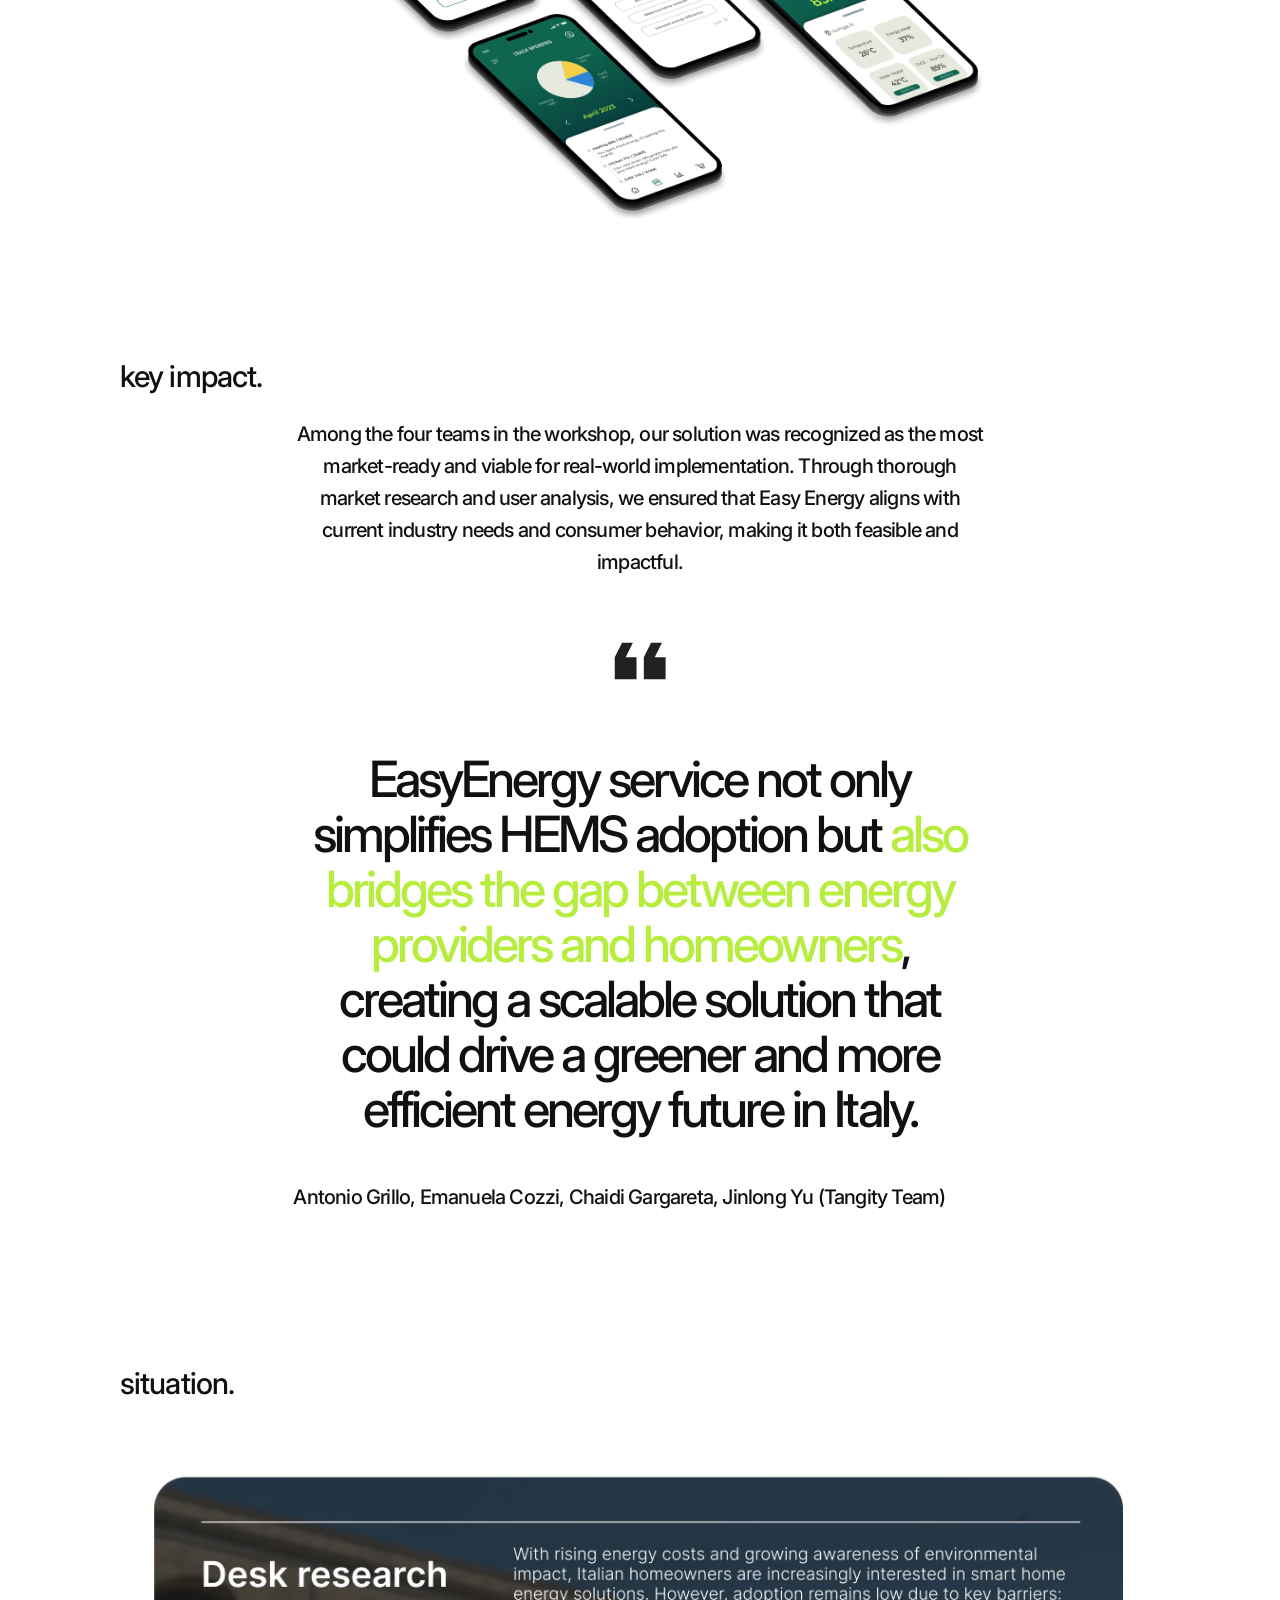
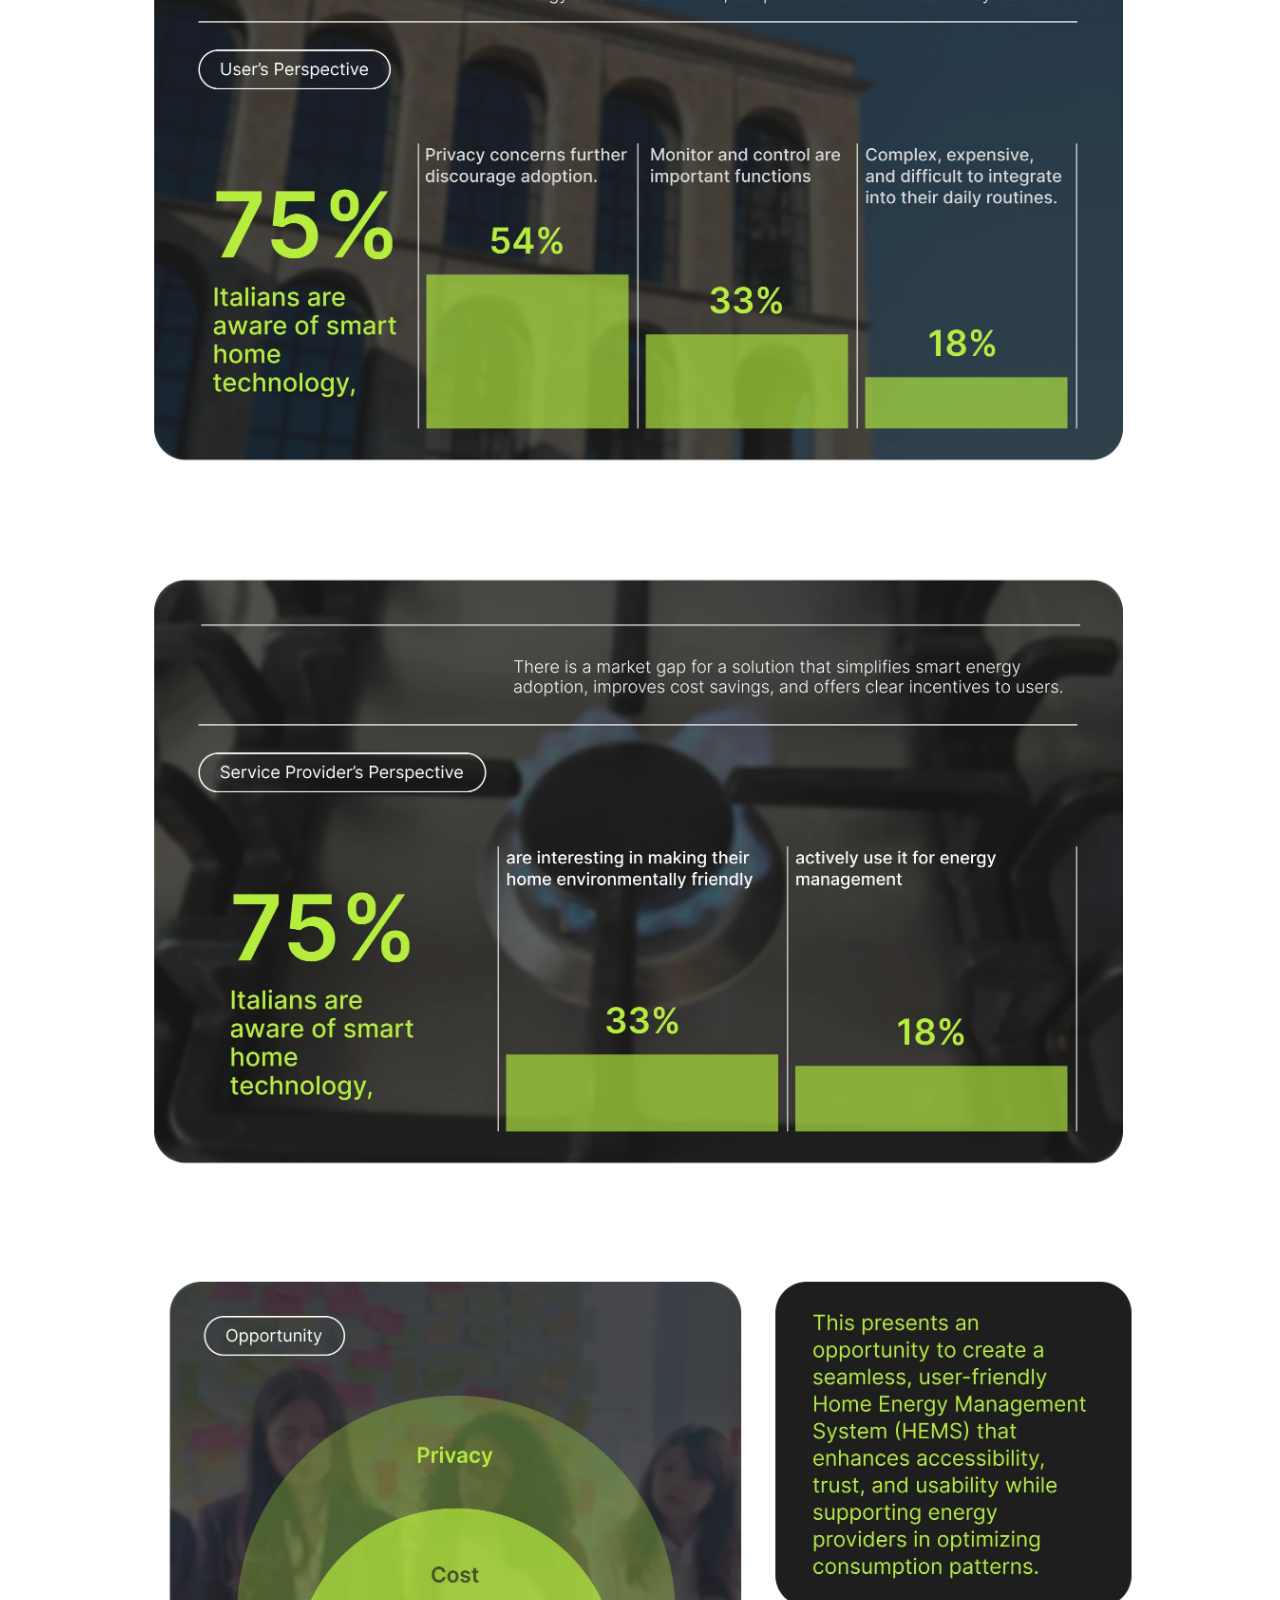
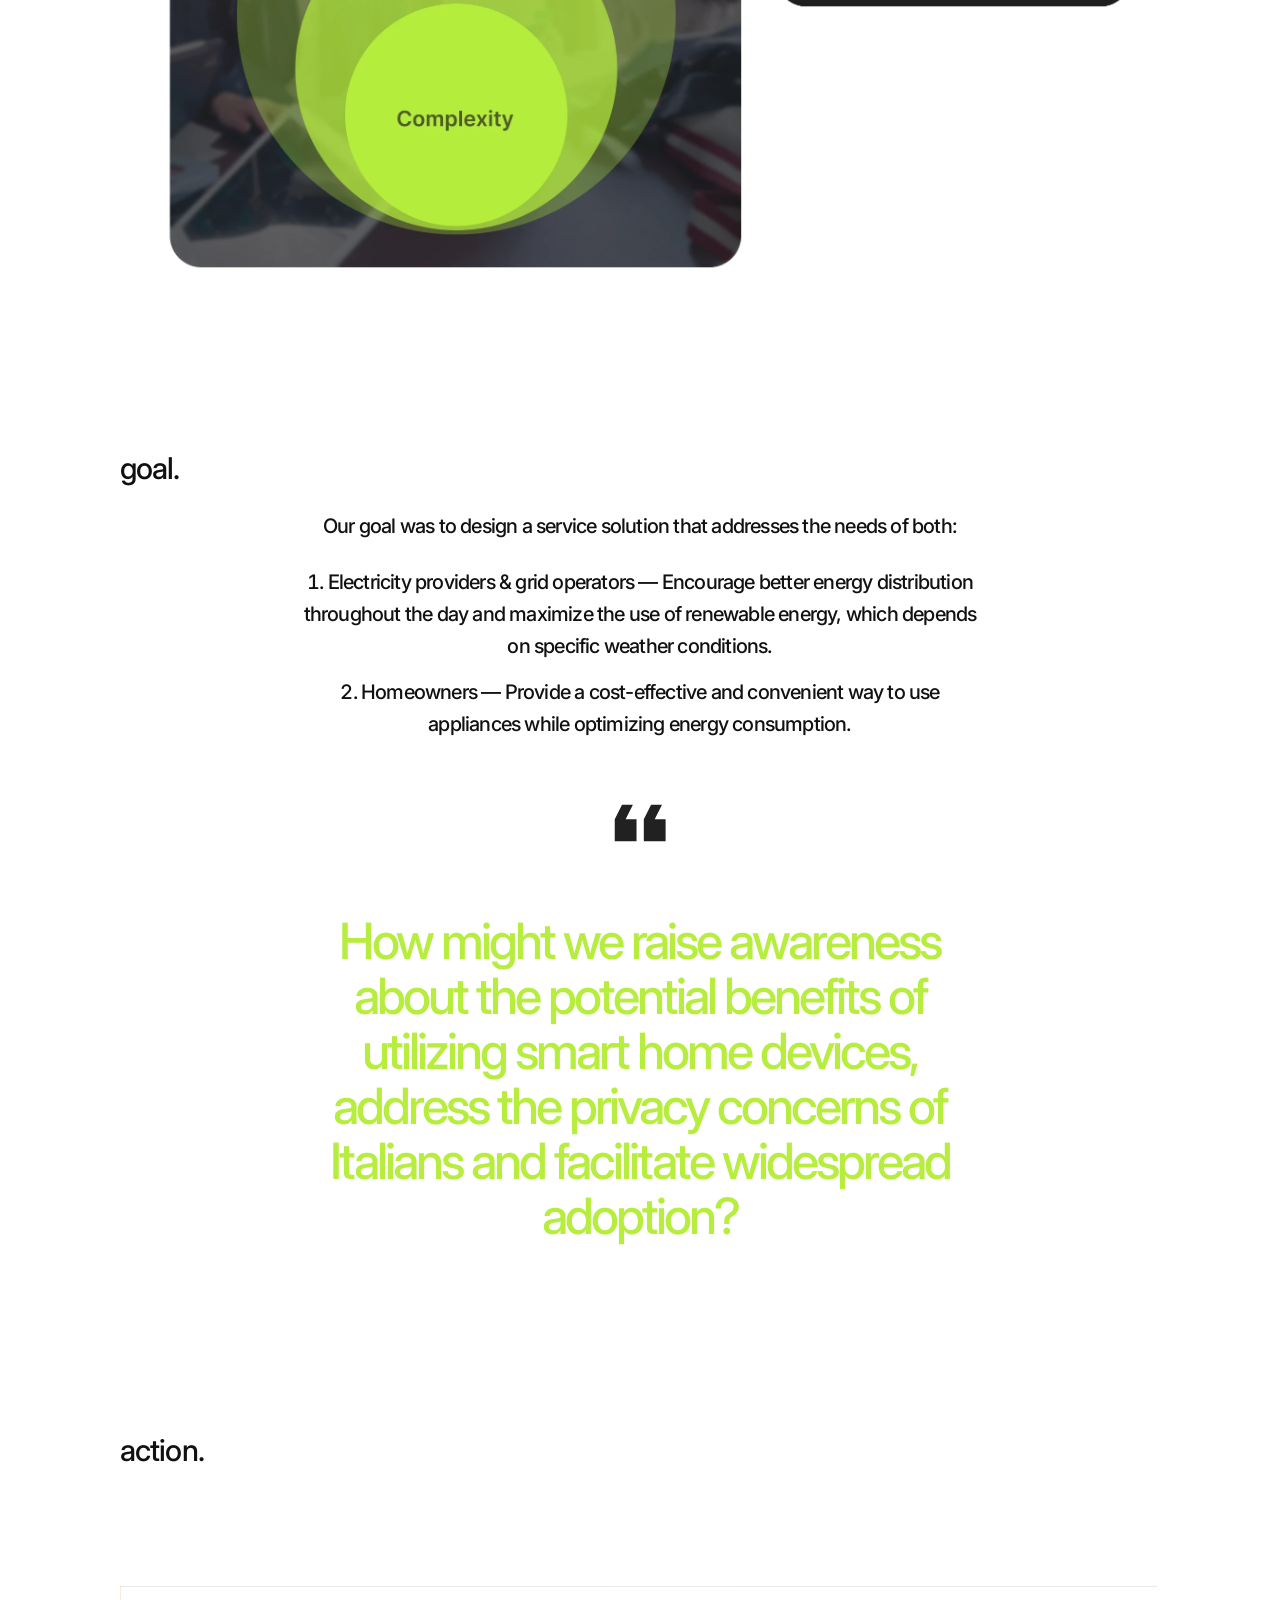
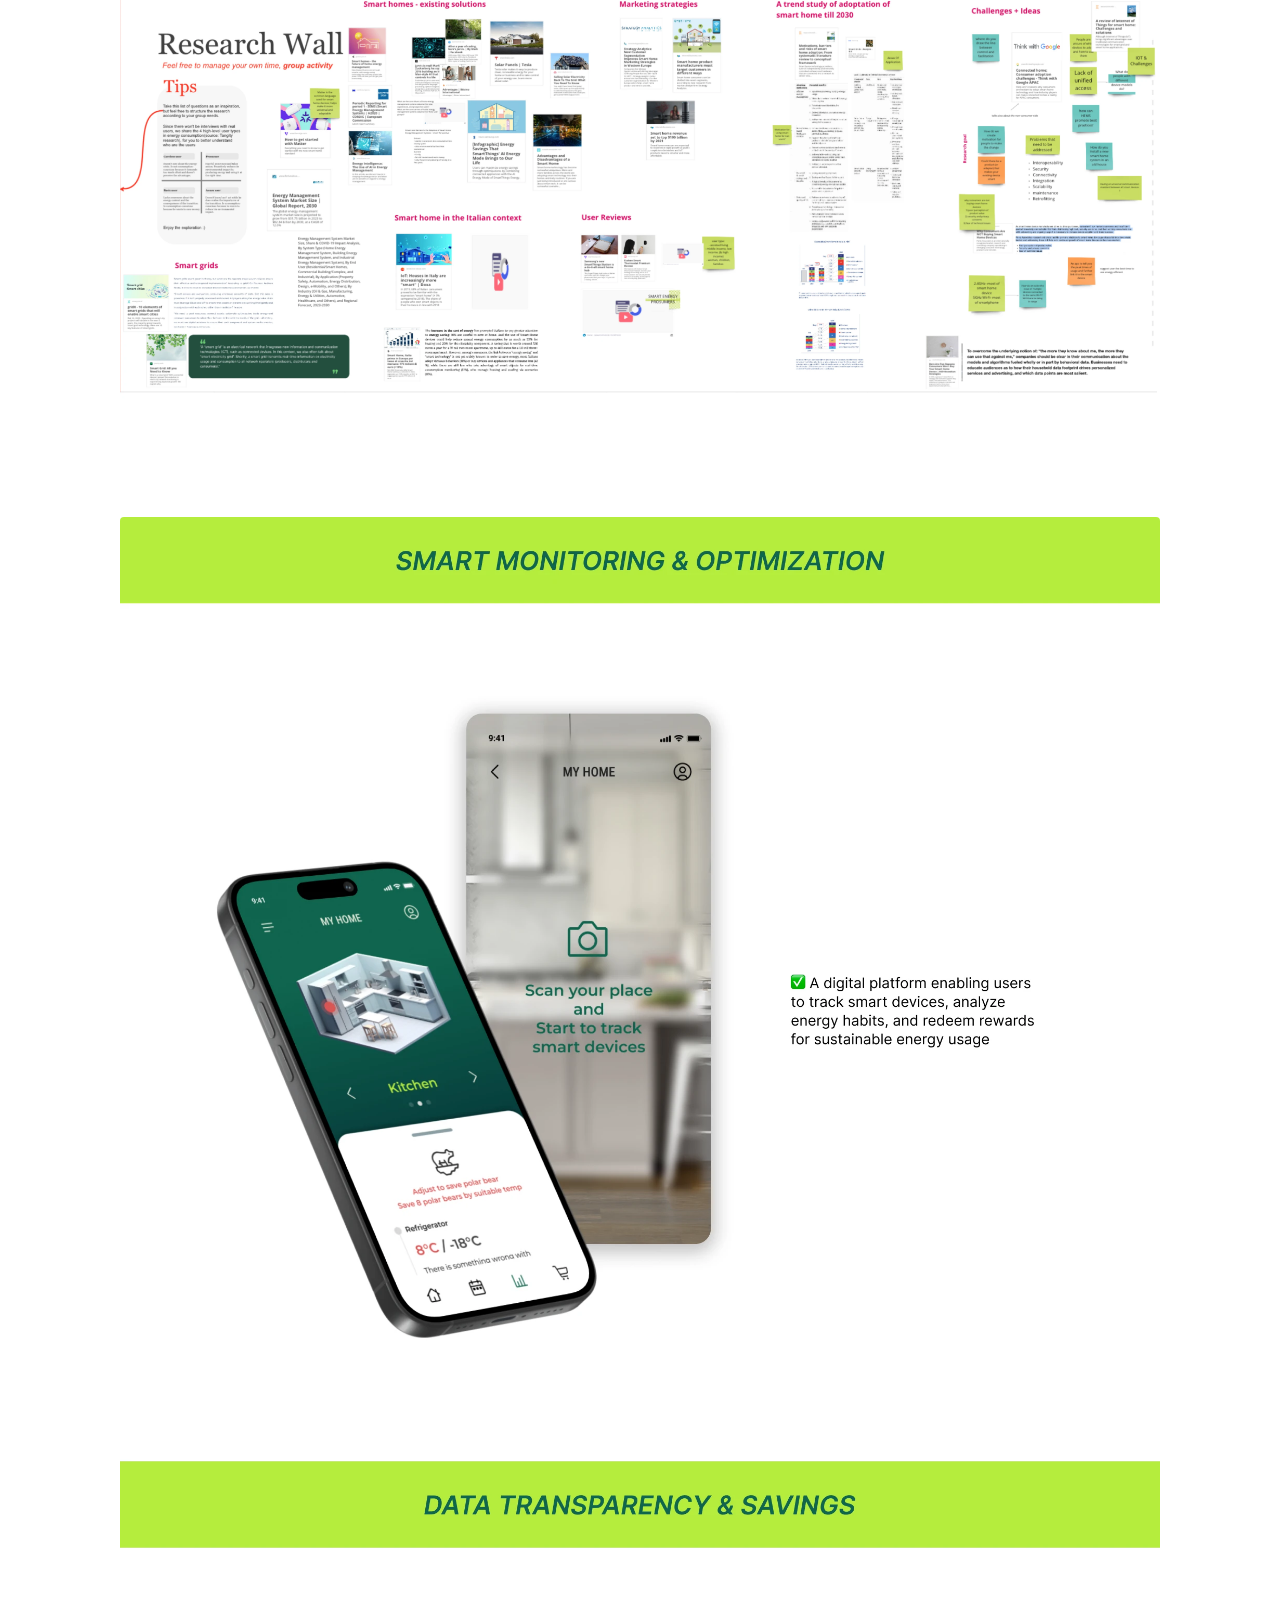
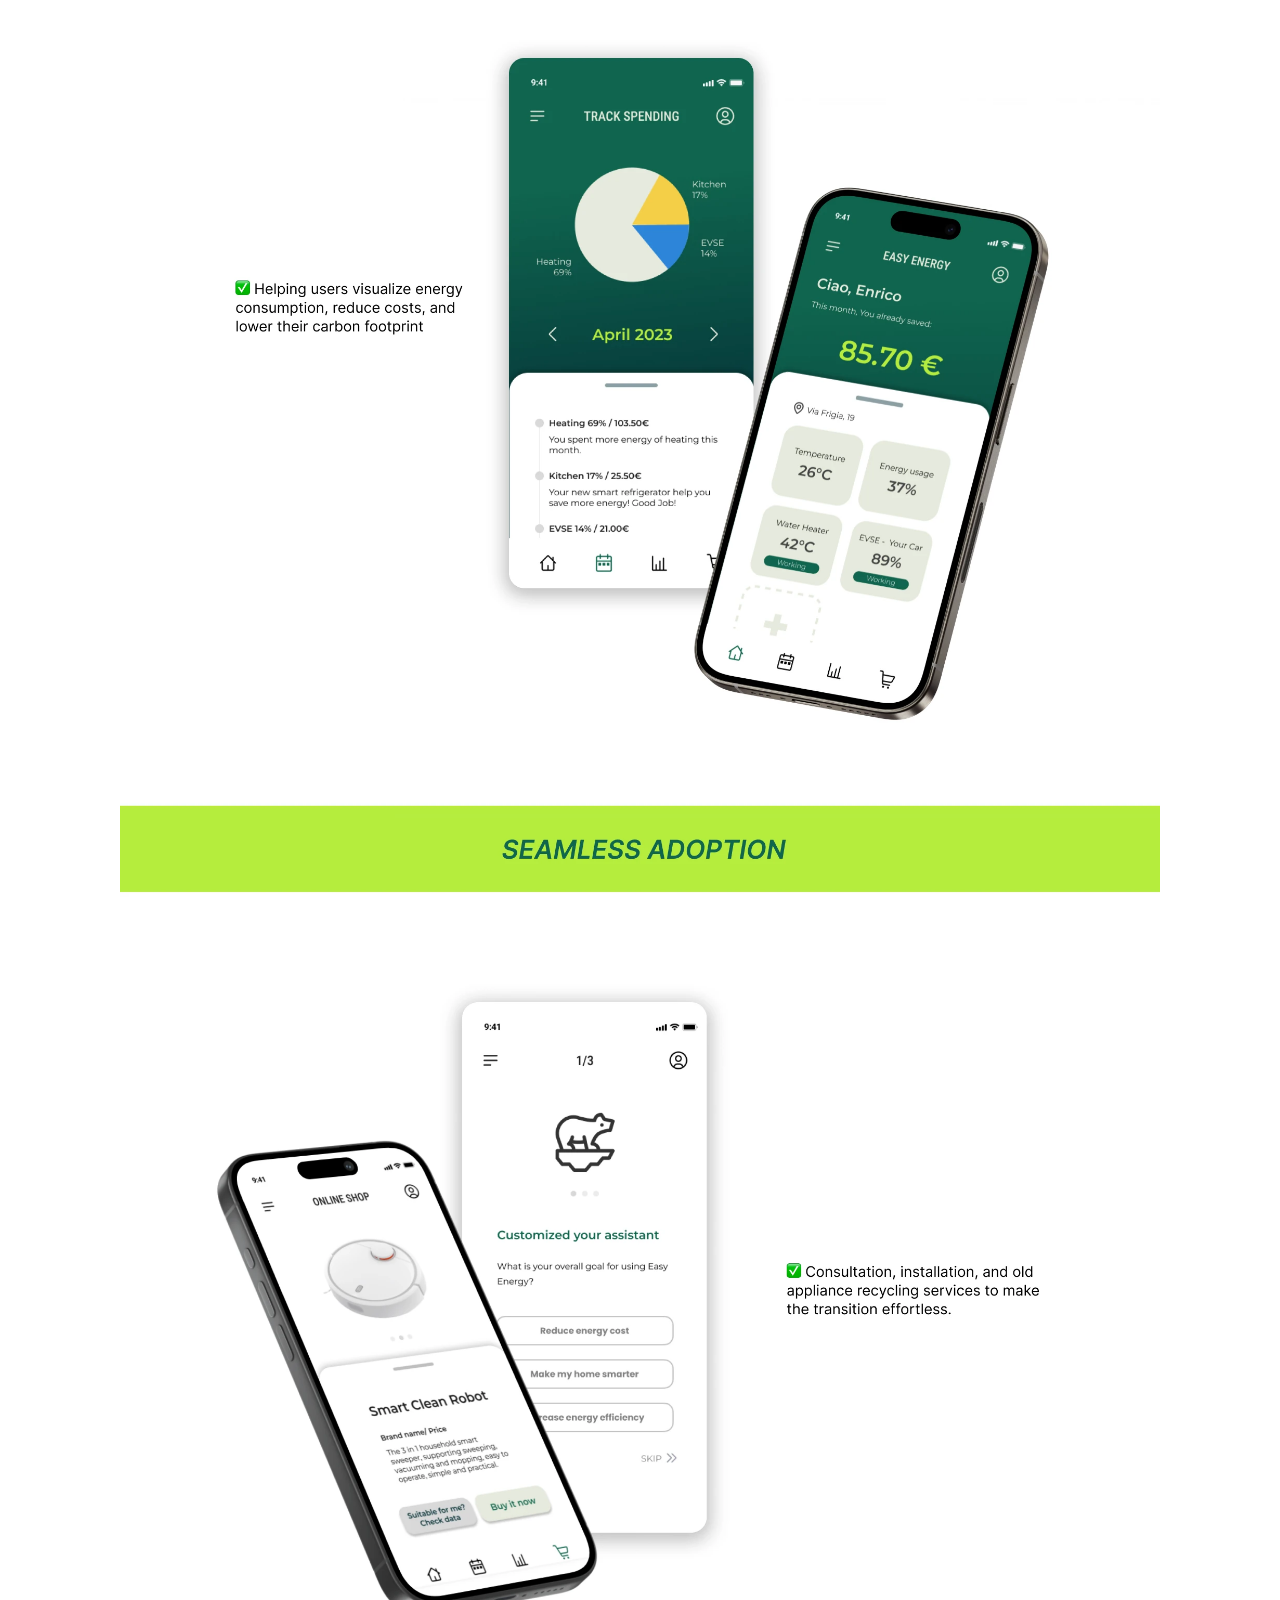
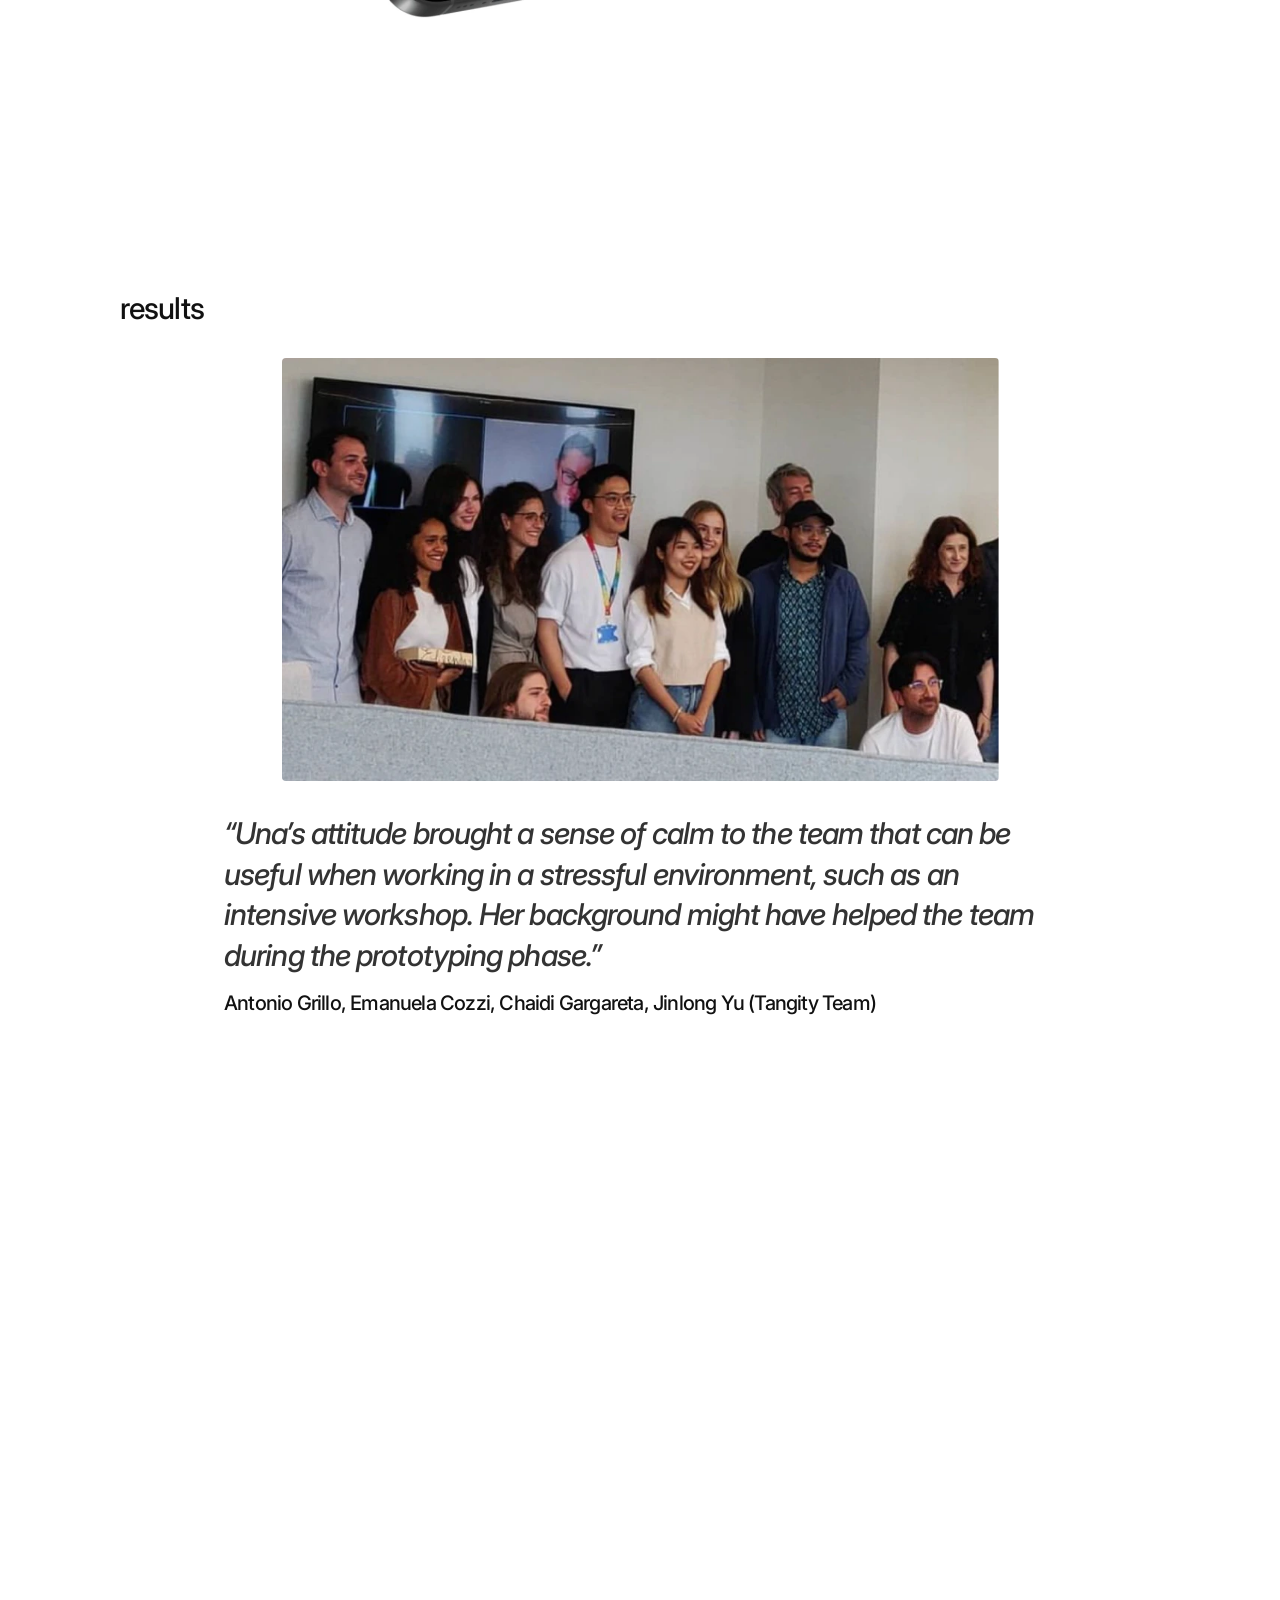
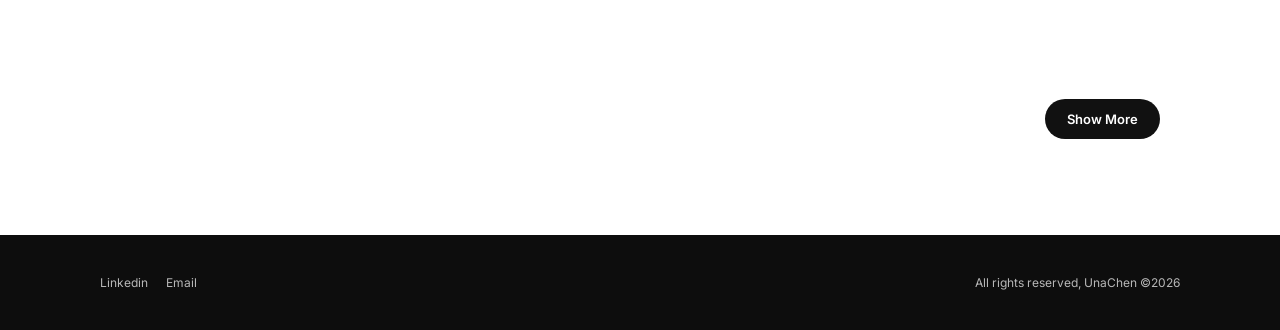
<file: works/easy-energy.html>
<!DOCTYPE html>
<html lang="en">
<head>
<meta charset="UTF-8" />
<meta name="viewport" content="width=device-width, initial-scale=1.0" />
<title>UnaChen — Easy Energy</title>
<meta name="description" content="Easy Energy — a service design solution with Tangity (NTT Data) that simplifies Home Energy Management System adoption in Italy." />
<link rel="preconnect" href="https://fonts.googleapis.com">
<link rel="preconnect" href="https://fonts.gstatic.com" crossorigin>
<link href="https://fonts.googleapis.com/css2?family=Inter:wght@400;500;600;700&family=Playfair+Display+SC:ital,wght@0,400;0,700;0,900;1,400;1,700;1,900&display=swap" rel="stylesheet">
<link rel="stylesheet" href="../css/style.css" />
<link rel="stylesheet" href="../css/work.css" />
<script>window.ROOT_PATH = "../";</script>
</head>
<body class="work-page" style="--accent:#B6ED3E; --work-title-max:110px;">

  <div id="site-header"></div>

  <div class="work-hero">
    <div class="work-meta">
      <div class="meta-col">
        <div class="meta-row"><span class="label">CATEGORY:</span><span class="value">SERVICE DESIGN</span></div>
        <div class="meta-row"><span class="label">YEAR:</span><span class="value">2023</span></div>
        <div class="meta-row"><span class="label">DURATION:</span><span class="value">2 week</span></div>
        <div class="meta-row"><span class="label">TOOLS:</span><span class="value">Figma, Miro, Canva</span></div>
      </div>
    </div>

    <div class="work-headline">
      <figure class="work-cover">
        <img src="../images/easy-energy/cover.jpg" alt="Easy Energy app screens showing monthly savings and energy spending breakdown" />
      </figure>
      <h1 class="work-title">EASY<br />ENERGY</h1>
    </div>
  </div>

  <div class="work-divider" role="separator"></div>

  <section class="work-section">
    <span class="kicker">about.</span>
    <p class="work-p--offset">This workshop, in collaboration with <strong>Tangity (part of NTT Data)</strong>, explored the <strong>service design process</strong> through a real-world challenge: promoting the adoption of <strong>Home Energy Management Systems (HEMS)</strong> to support a <strong>greener energy transition</strong> in Italy.</p>
    <img src="../images/easy-energy/khTWZyKmzvFHE8EX98hDDm0RA_005.webp" alt="Easy Energy workshop with the Tangity team" loading="lazy" />
  </section>

  <section class="work-section work-section--narrow work-section--center">
    <span class="kicker">key impact.</span>
    <p>Among the four teams in the workshop, our solution was recognized as the <strong>most market-ready and viable for real-world implementation</strong>. Through <strong>thorough market research and user analysis</strong>, we ensured that <strong>Easy Energy</strong> aligns with <strong>current industry needs and consumer behavior</strong>, making it both <strong>feasible and impactful</strong>.</p>
    <div class="work-callout">
      <img class="quote-icon" src="../images/icon-quote.svg" alt="" aria-hidden="true" />
      <p class="work-lead">EasyEnergy service not only simplifies HEMS adoption but <span class="work-stat">also bridges the gap between energy providers and homeowners</span>, creating a scalable solution that could drive a greener and more efficient energy future in Italy.</p>
    </div>
    <p class="work-quote-attr work-attr--center">Antonio Grillo, Emanuela Cozzi, Chaidi Gargareta, Jinlong Yu (Tangity Team)</p>
  </section>

  <section class="work-section">
    <span class="kicker">situation.</span>
    <img src="../images/easy-energy/reEKN2pmqQTsKa2qQ24RBUfycI_003.webp" alt="Easy Energy research findings" loading="lazy" />
    <img src="../images/easy-energy/4qDwijhfyhNzfcxpDnwZ1zFDPAM_004.webp" alt="Easy Energy user insights" loading="lazy" />
    <img src="../images/easy-energy/RLfujKbFXKK4Q45rTLFW8d243Y_004.webp" alt="Easy Energy market analysis" loading="lazy" />
  </section>

  <section class="work-section work-section--narrow work-section--center">
    <span class="kicker">goal.</span>
    <p>Our goal was to design a <strong>service solution</strong> that addresses the needs of both:</p>
    <ol class="work-list">
      <li><strong>Electricity providers &amp; grid operators</strong> — Encourage <strong>better energy distribution</strong> throughout the day and maximize the use of <strong>renewable energy</strong>, which depends on specific weather conditions.</li>
      <li><strong>Homeowners</strong> — Provide a <strong>cost-effective and convenient</strong> way to use appliances while optimizing energy consumption.</li>
    </ol>
    <div class="work-callout">
      <img class="quote-icon" src="../images/icon-quote.svg" alt="" aria-hidden="true" />
      <p class="work-lead work-lead--accent">How might we raise awareness about the potential benefits of utilizing smart home devices, address the privacy concerns of Italians and facilitate widespread adoption?</p>
    </div>
  </section>

  <section class="work-section">
    <span class="kicker">action.</span>
    <img src="../images/easy-energy/h7hvZxoEaHNcWFJmQkEnnfwrv5I_004.webp" alt="Easy Energy service concept" loading="lazy" />
    <img src="../images/easy-energy/IfBqFa340aaUAObNwnzOkrI0Q_003.webp" alt="Easy Energy service blueprint" loading="lazy" />
  </section>

  <section class="work-section">
    <span class="kicker">results</span>
    <figure class="work-results-figure">
      <img src="../images/easy-energy/yZLrbakSYQr1owq3XdDQDeArnkg_002.webp" alt="Easy Energy final service proposal" loading="lazy" />
    </figure>
    <div class="work-results-text">
      <p class="work-quote work-quote--center">Una’s attitude brought a sense of calm to the team that can be useful when working in a stressful environment, such as an intensive workshop. Her background might have helped the team during the prototyping phase.</p>
      <p class="work-quote-attr work-attr--center">Antonio Grillo, Emanuela Cozzi, Chaidi Gargareta, Jinlong Yu (Tangity Team)</p>
    </div>

    <div class="work-video">
      <div class="ratio">
        <iframe src="https://www.youtube.com/embed/PZOnYXIAw-U?iv_load_policy=3&amp;rel=0&amp;modestbranding=1&amp;playsinline=1" title="Easy Energy project video" loading="lazy" allowfullscreen></iframe>
      </div>
    </div>
  </section>

  <section class="work-explore">
    <a class="pill-btn pill-solid" href="../index.html">Show More</a>
  </section>

  <div id="site-footer"></div>

  <script src="../js/layout.js"></script>
</body>
</html>
</file>
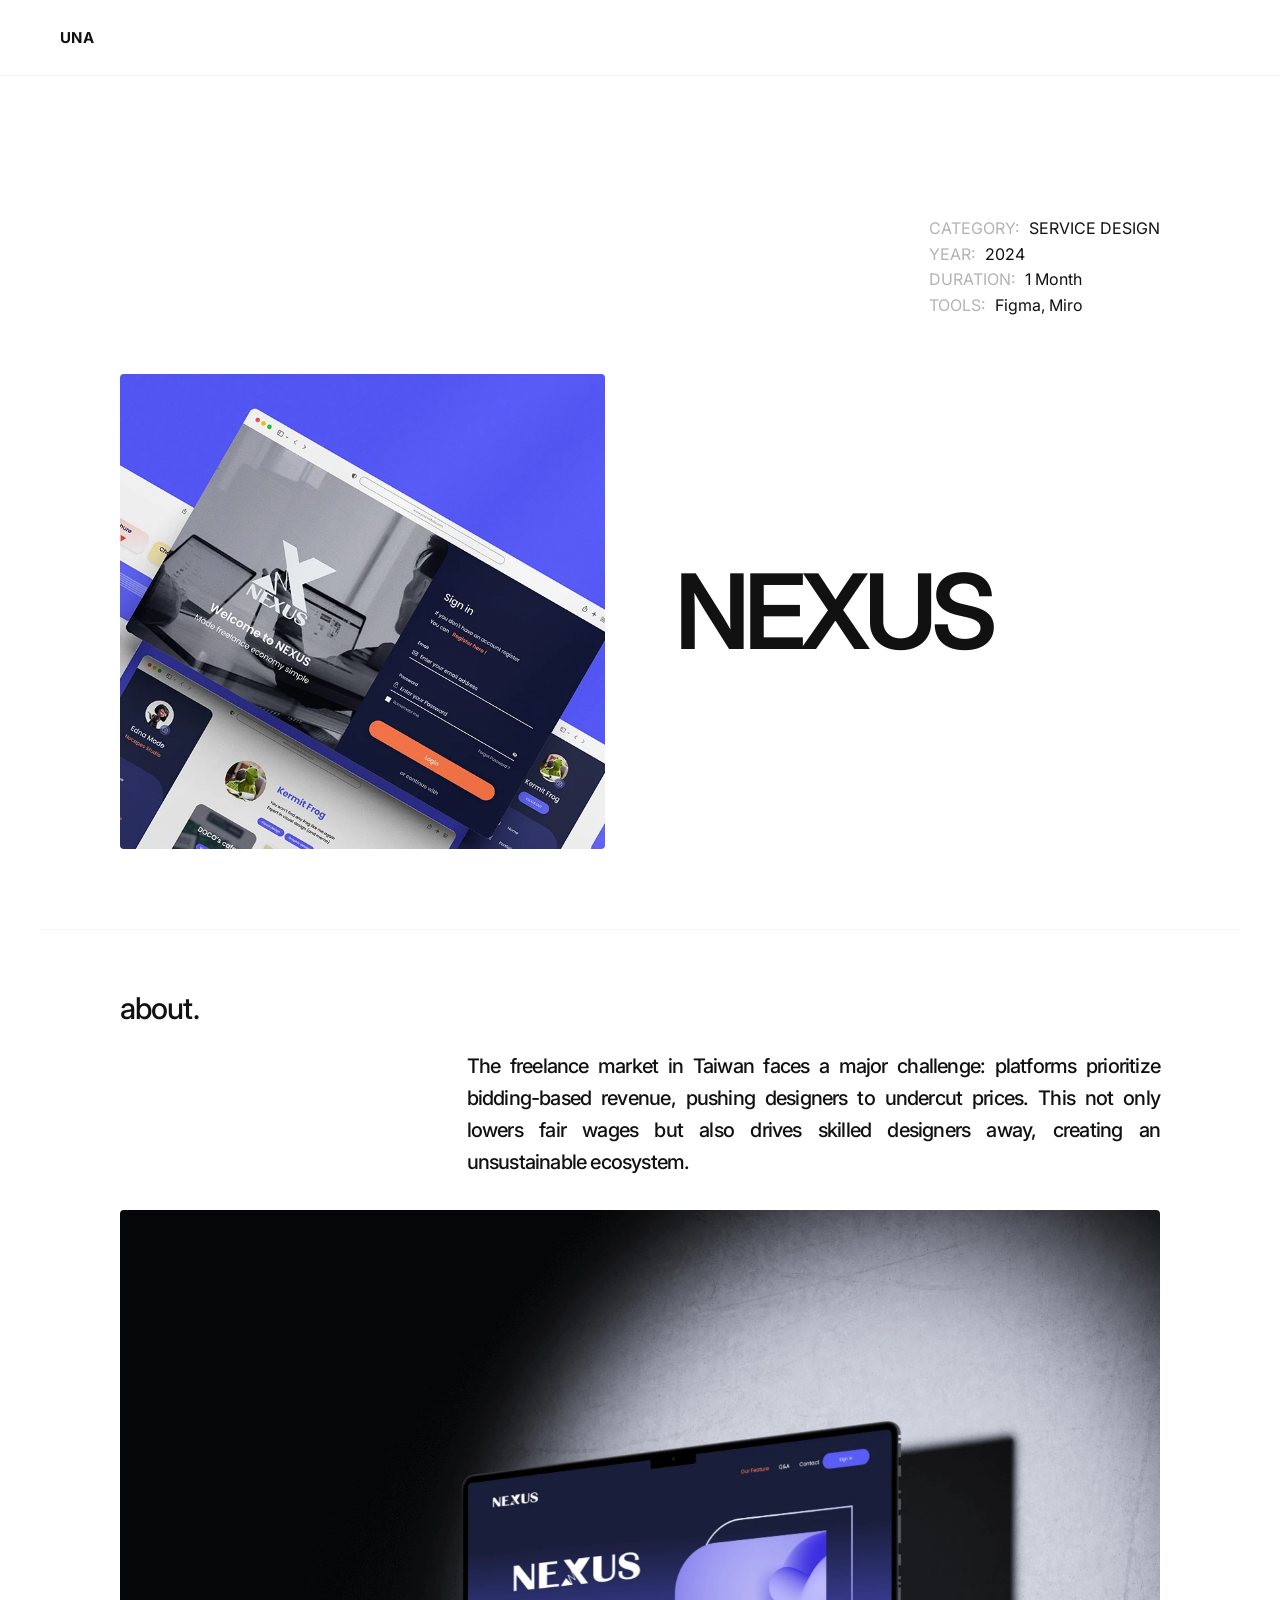
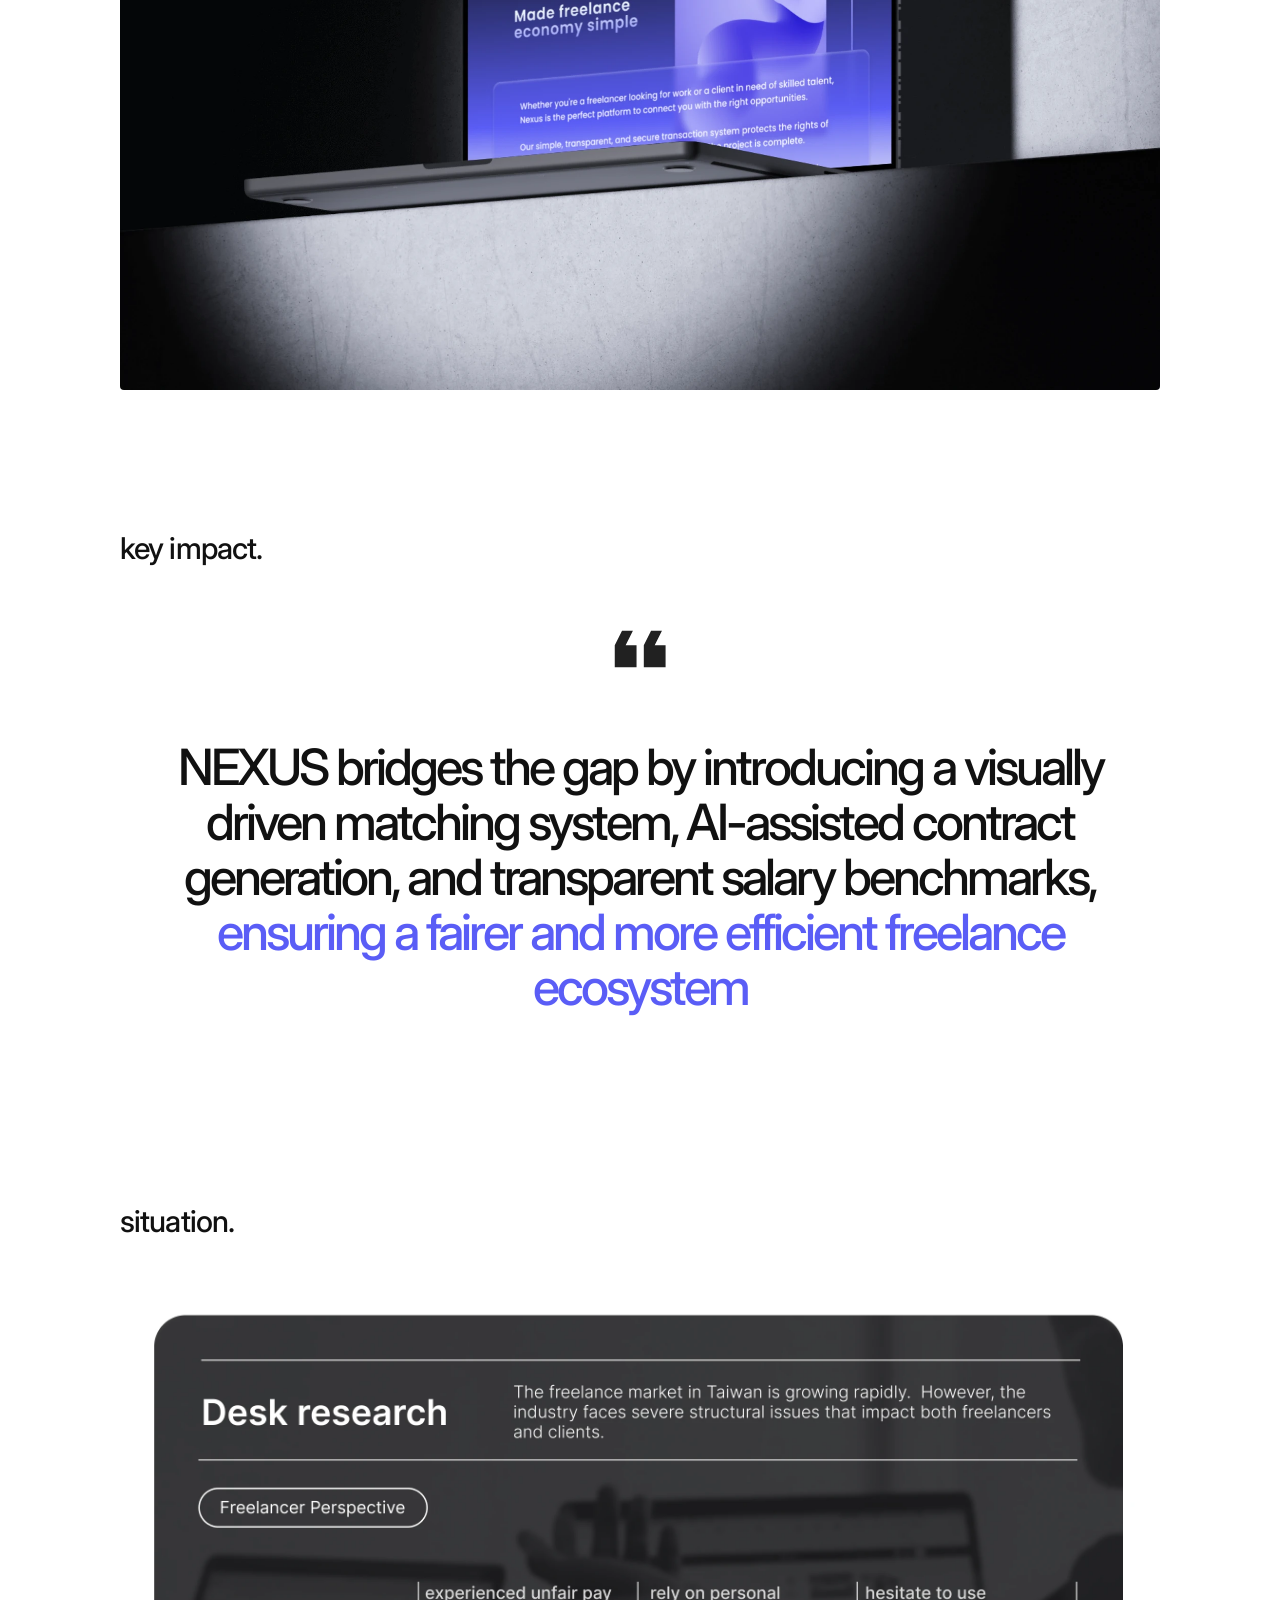
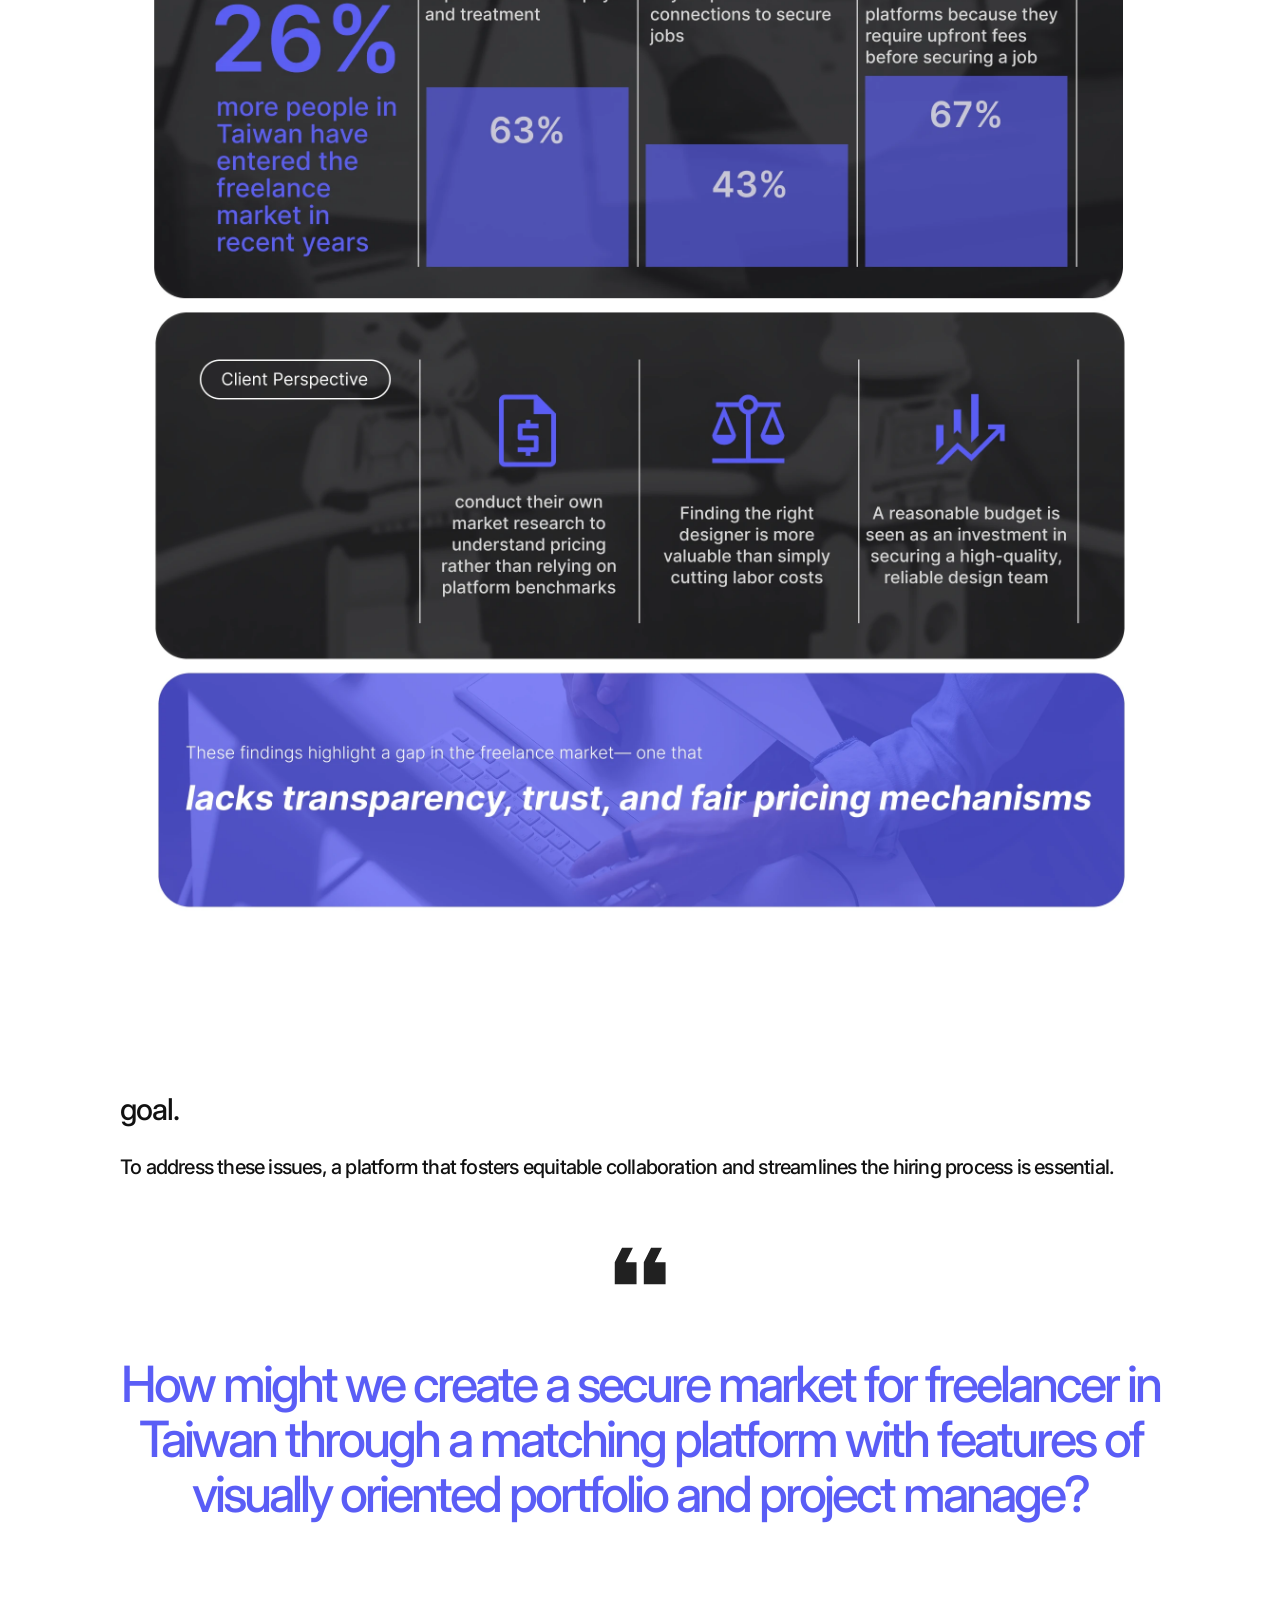
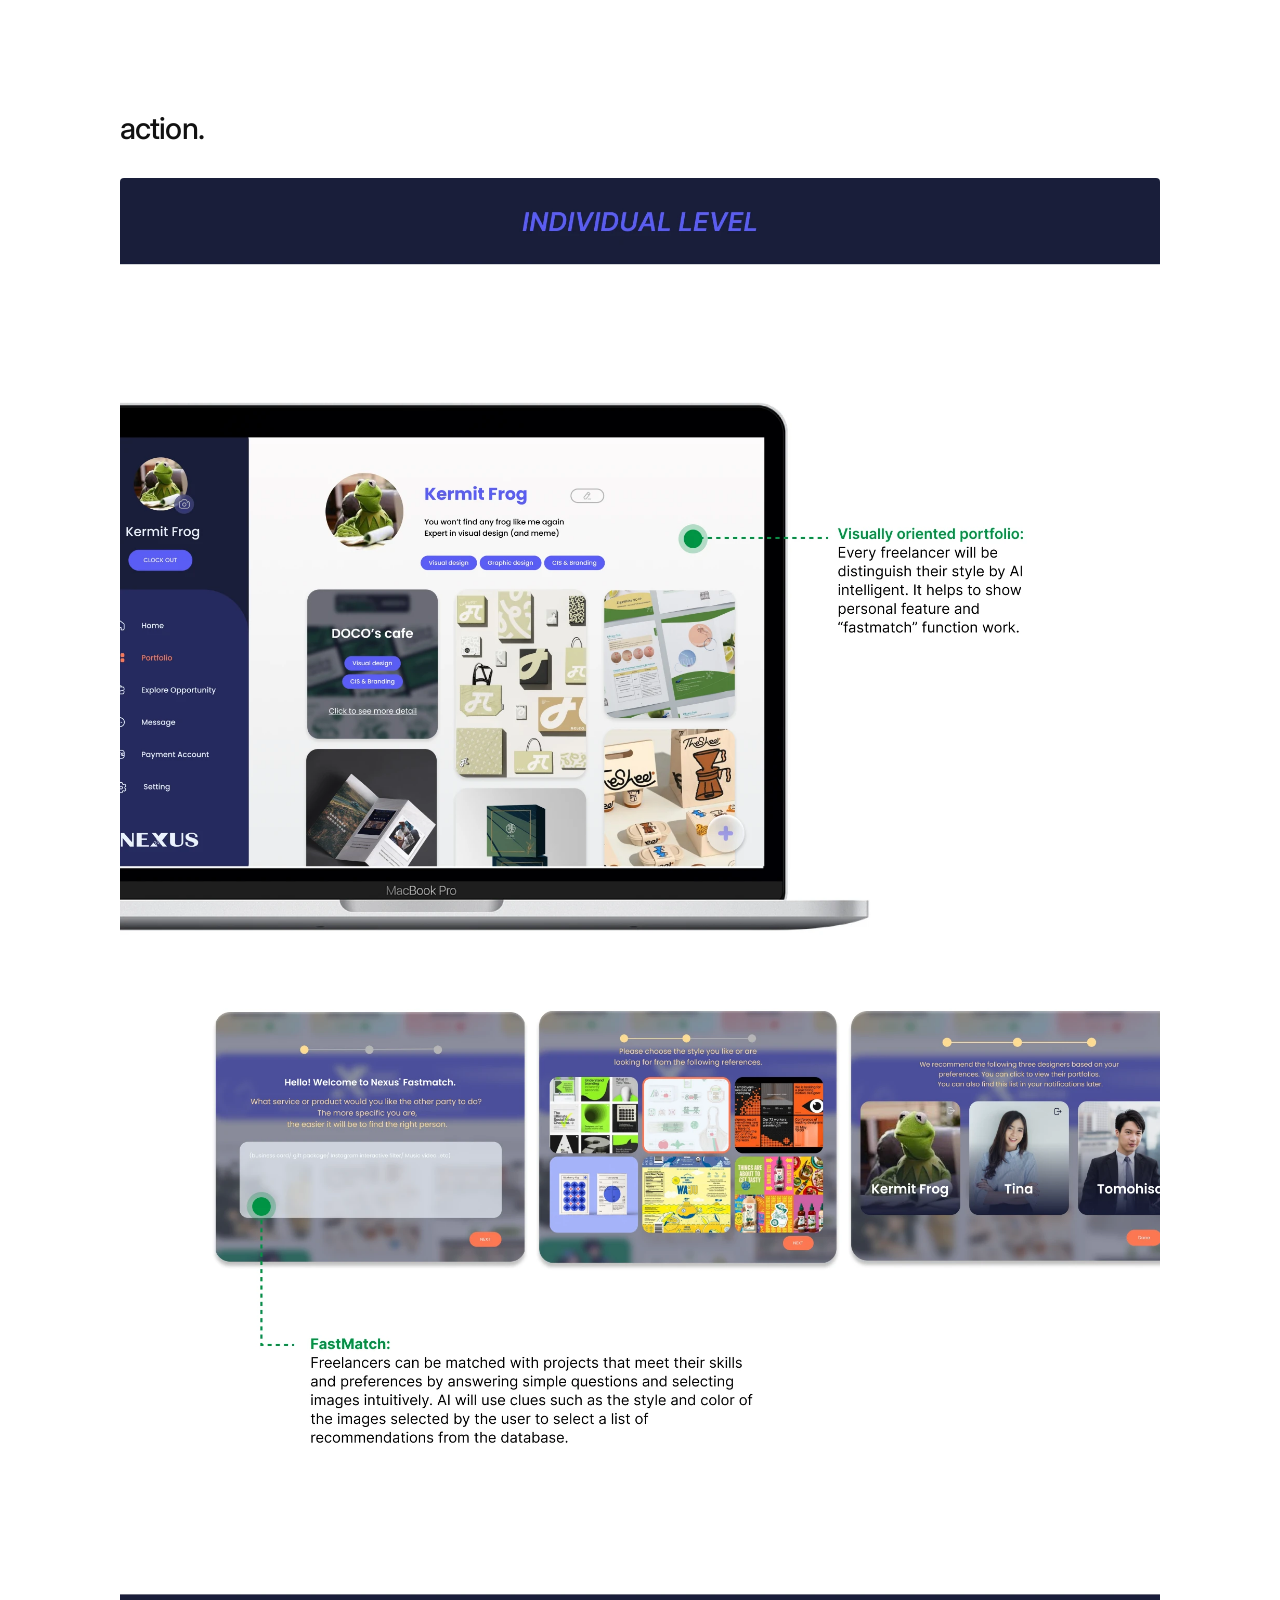
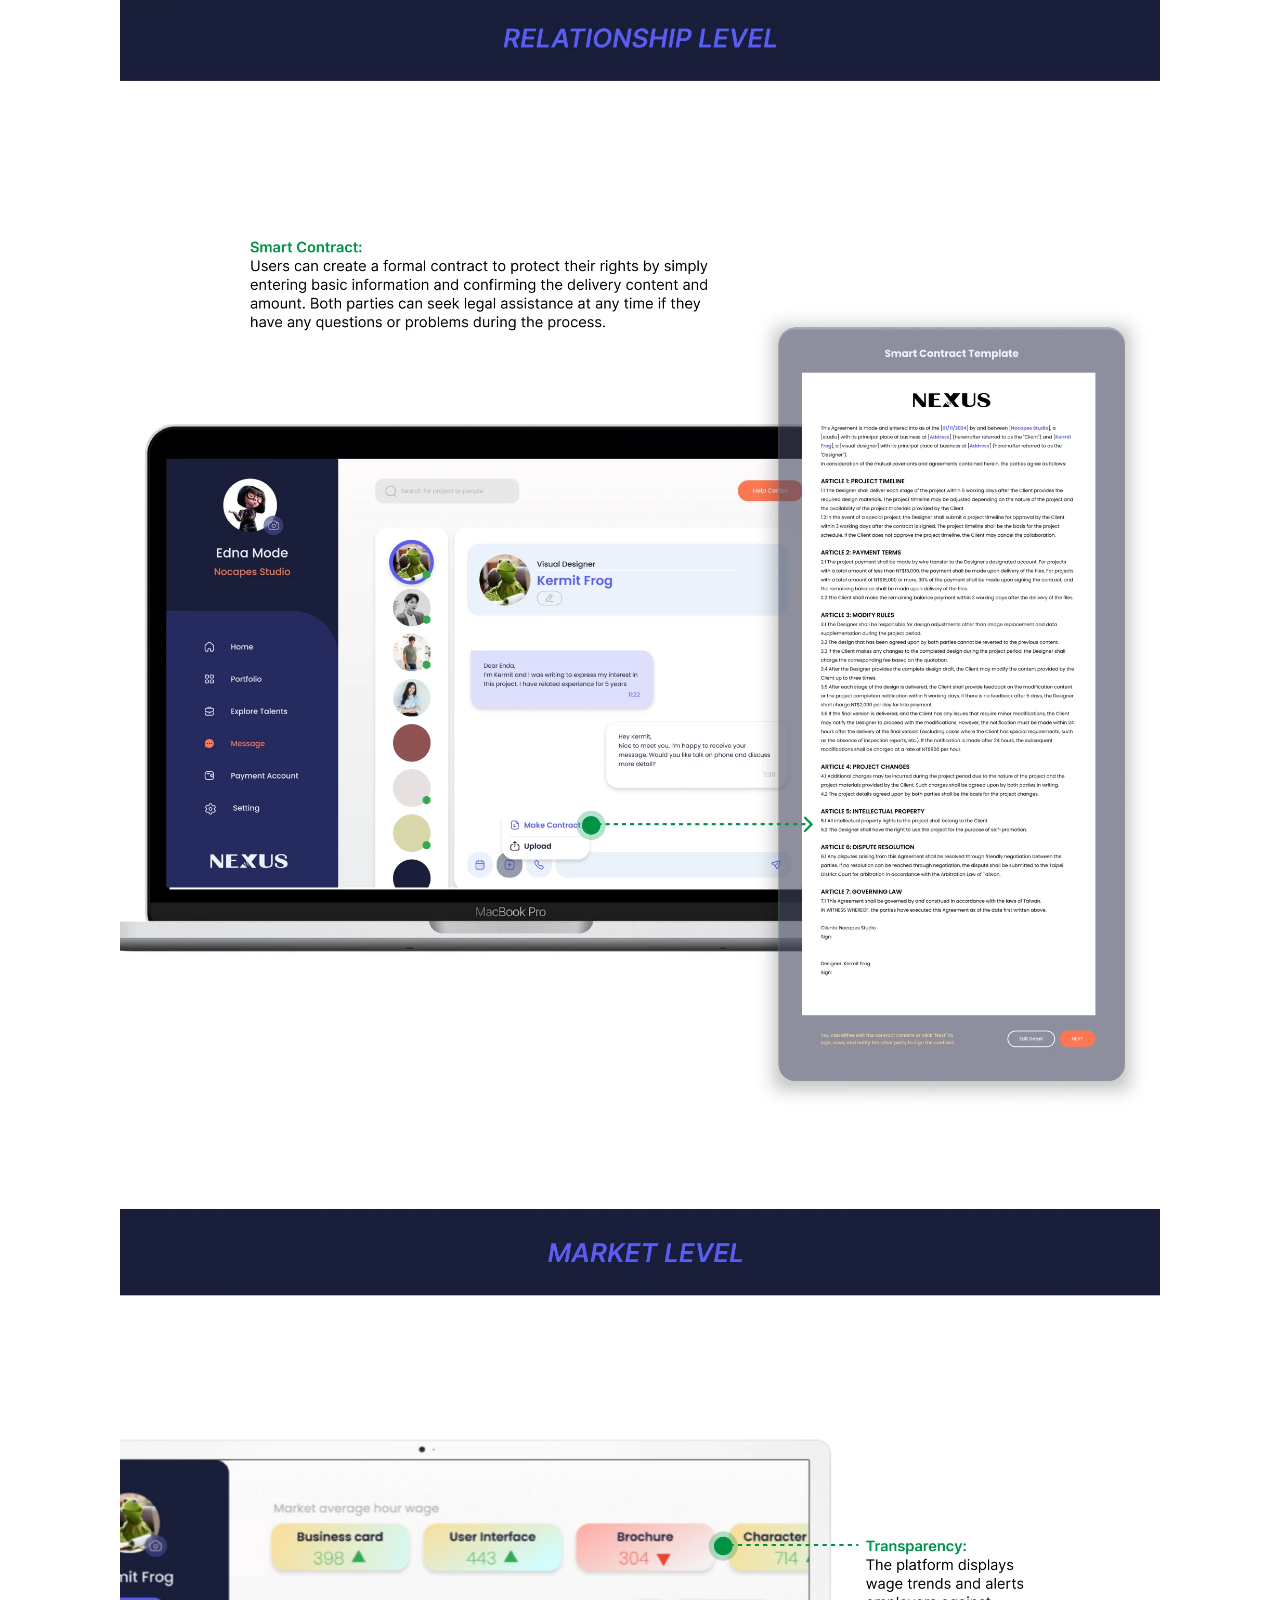
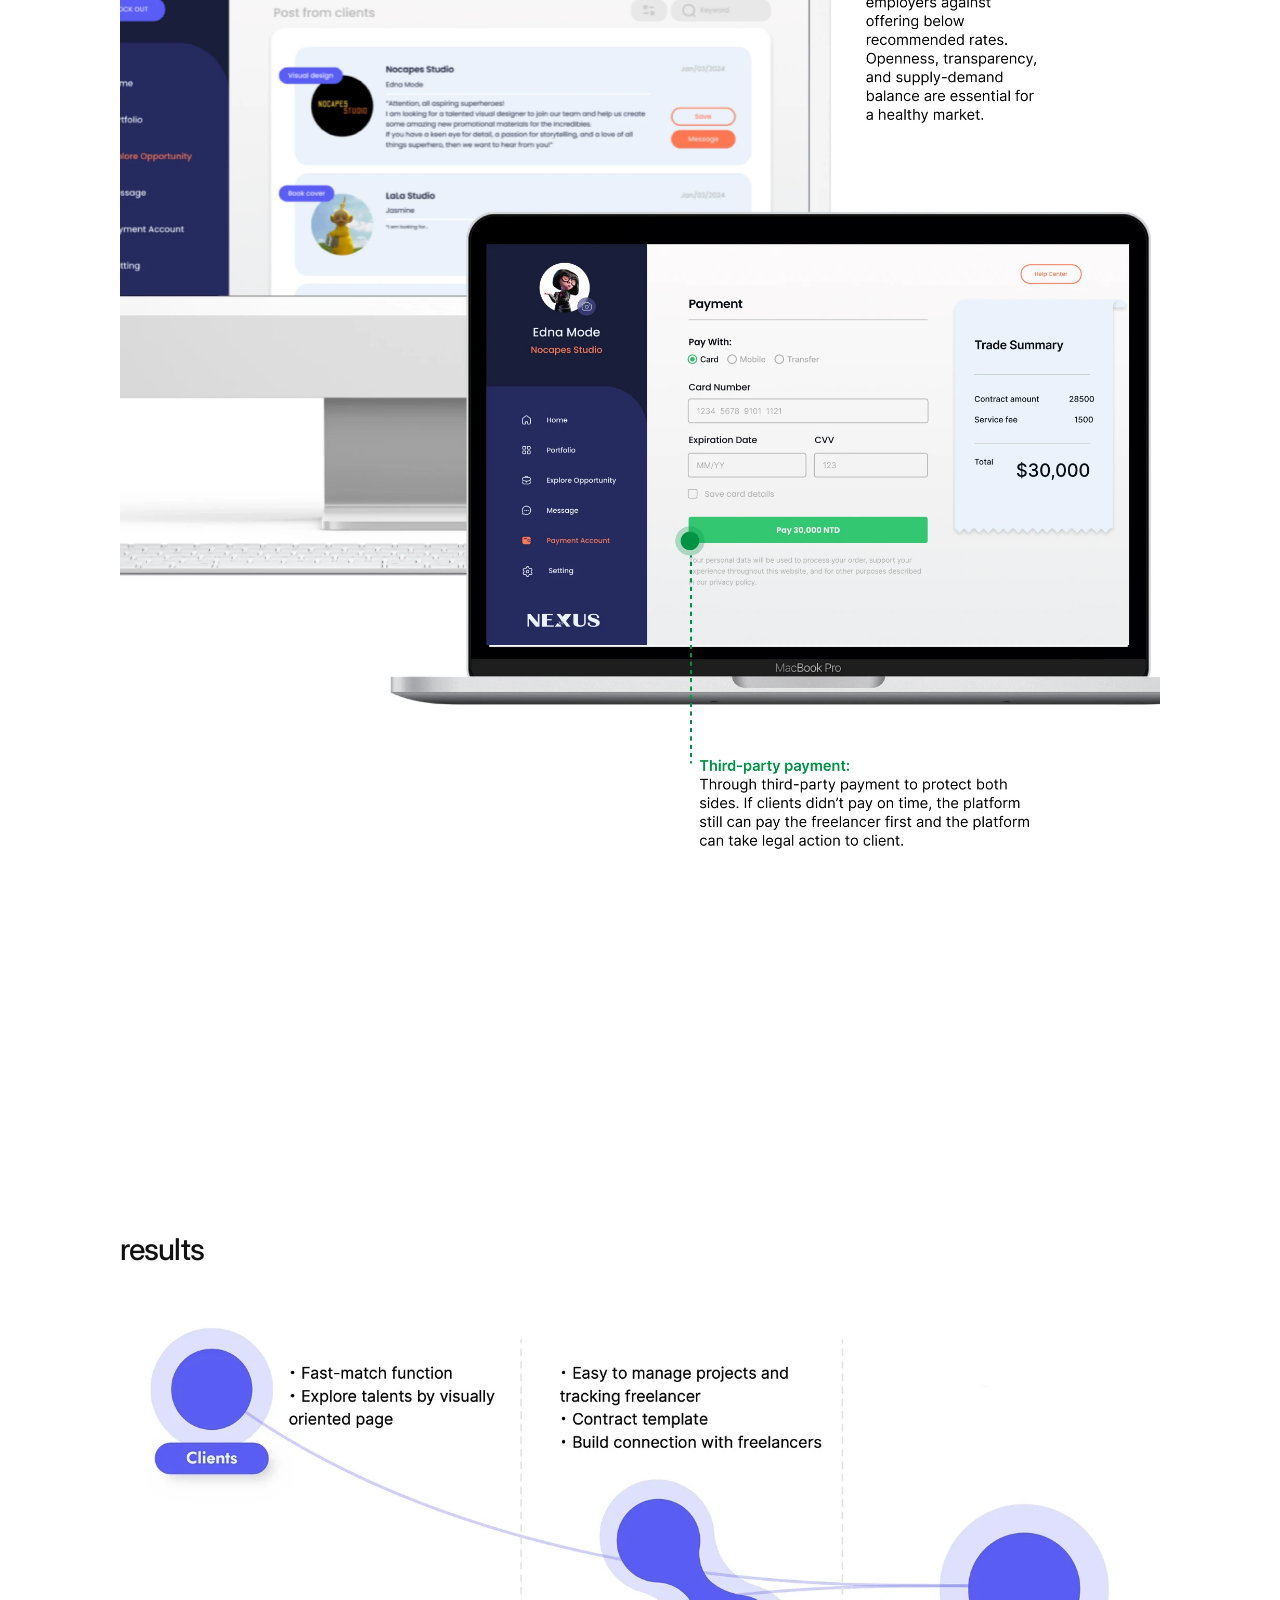
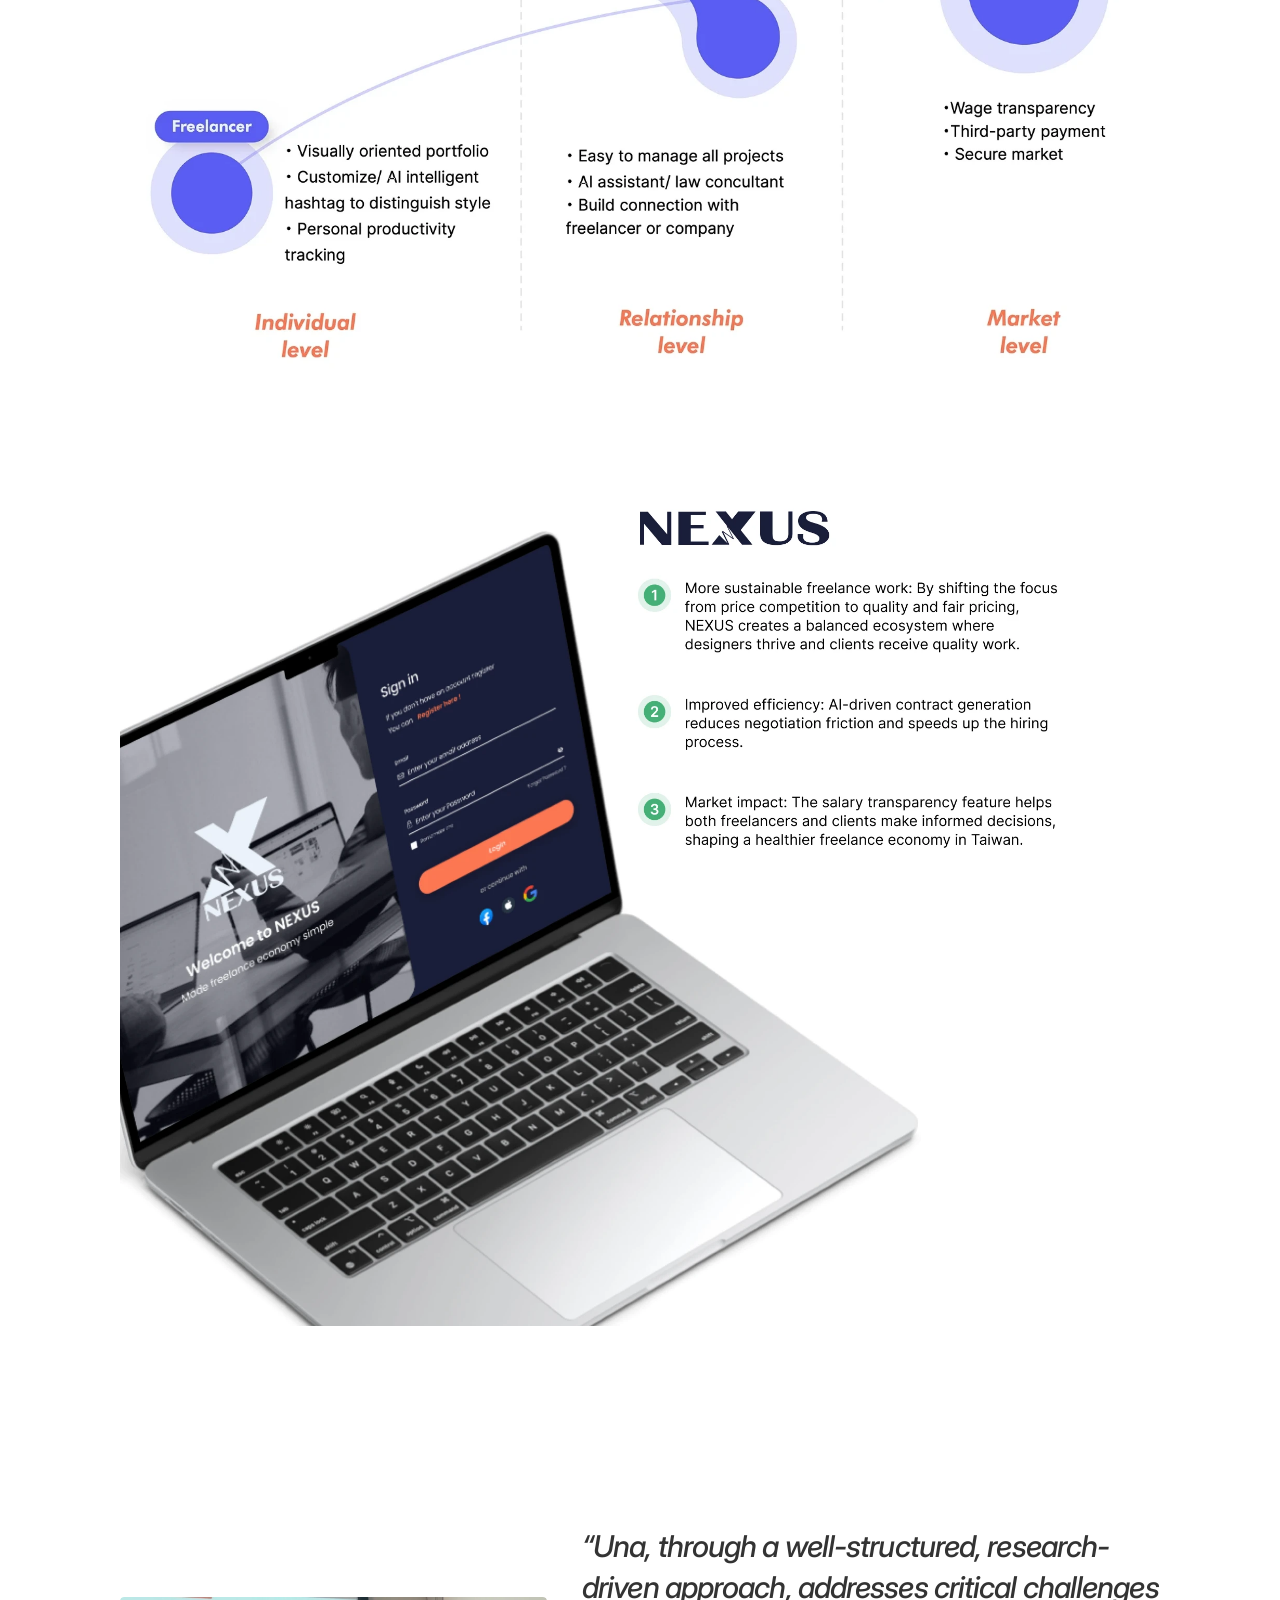
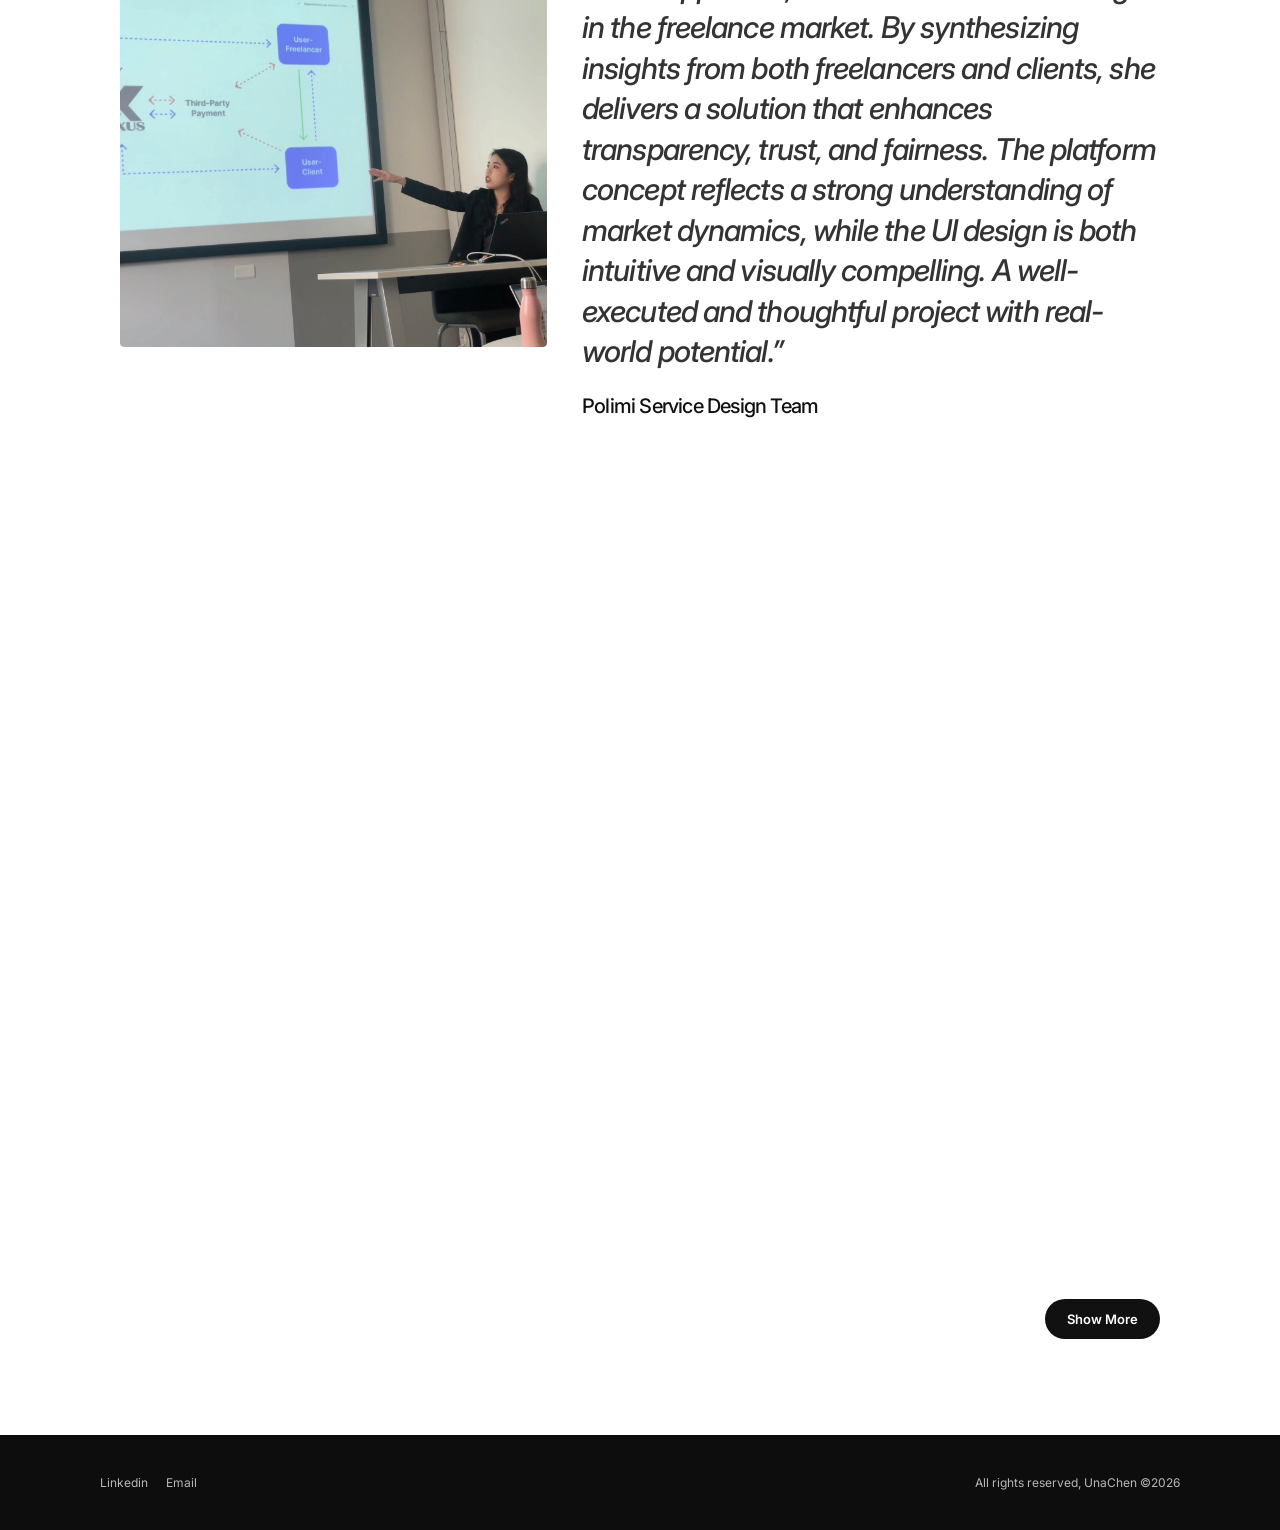
<file: works/nexus.html>
<!DOCTYPE html>
<html lang="en">
<head>
<meta charset="UTF-8" />
<meta name="viewport" content="width=device-width, initial-scale=1.0" />
<title>UnaChen — NEXUS</title>
<meta name="description" content="NEXUS — a matching platform for Taiwan's freelance market, with visually driven matching, AI-assisted contracts and transparent salary benchmarks." />
<link rel="preconnect" href="https://fonts.googleapis.com">
<link rel="preconnect" href="https://fonts.gstatic.com" crossorigin>
<link href="https://fonts.googleapis.com/css2?family=Inter:wght@400;500;600;700&family=Playfair+Display+SC:ital,wght@0,400;0,700;0,900;1,400;1,700;1,900&display=swap" rel="stylesheet">
<link rel="stylesheet" href="../css/style.css" />
<link rel="stylesheet" href="../css/work.css" />
<script>window.ROOT_PATH = "../";</script>
</head>
<body class="work-page" style="--accent:#5A5DF6; --work-title-max:104px;">

  <div id="site-header"></div>

  <div class="work-hero">
    <div class="work-meta">
      <div class="meta-col">
        <div class="meta-row"><span class="label">CATEGORY:</span><span class="value">SERVICE DESIGN</span></div>
        <div class="meta-row"><span class="label">YEAR:</span><span class="value">2024</span></div>
        <div class="meta-row"><span class="label">DURATION:</span><span class="value">1 Month</span></div>
        <div class="meta-row"><span class="label">TOOLS:</span><span class="value">Figma, Miro</span></div>
      </div>
    </div>

    <div class="work-headline">
      <figure class="work-cover">
        <img src="../images/nexus/FLskaj5ucrAjfbl7RdAuEFLc9A_003.webp" alt="NEXUS cover" />
      </figure>
      <h1 class="work-title">NEXUS</h1>
    </div>
  </div>

  <div class="work-divider" role="separator"></div>

  <section class="work-section">
    <span class="kicker">about.</span>
    <p class="work-p--offset">The freelance market in Taiwan faces a major challenge: <strong>platforms prioritize bidding-based revenue</strong>, pushing designers to undercut prices. This not only <strong>lowers fair wages</strong> but also <strong>drives skilled designers away</strong>, creating an unsustainable ecosystem.</p>
    <img src="../images/nexus/huZwCKIIvtGBuJcnsbAaVI0fy0c_004.webp" alt="NEXUS market research" loading="lazy" />
  </section>

  <section class="work-section">
    <span class="kicker">key impact.</span>
    <div class="work-callout">
      <img class="quote-icon" src="../images/icon-quote.svg" alt="" aria-hidden="true" />
      <p class="work-lead">NEXUS bridges the gap by introducing a visually driven matching system, AI-assisted contract generation, and transparent salary benchmarks, <span class="work-stat">ensuring a fairer and more efficient freelance ecosystem</span></p>
    </div>
  </section>

  <section class="work-section">
    <span class="kicker">situation.</span>
    <img src="../images/nexus/O3Gl1CzFXrgMeA1M3ccoYXEe8LU_003.webp" alt="NEXUS situation diagram" loading="lazy" />
  </section>

  <section class="work-section">
    <span class="kicker">goal.</span>
    <p>To address these issues, a <strong>platform that fosters equitable collaboration and streamlines the hiring process</strong> is essential.</p>
    <div class="work-callout">
      <img class="quote-icon" src="../images/icon-quote.svg" alt="" aria-hidden="true" />
      <p class="work-lead work-lead--accent">How might we create a secure market for freelancer in Taiwan through a matching platform with features of visually oriented portfolio and project manage?</p>
    </div>
  </section>

  <section class="work-section">
    <span class="kicker">action.</span>
    <img src="../images/nexus/rFwFw77K5vWB3W7D8FAJ0YUhpLE_003.webp" alt="NEXUS service blueprint and user flow" loading="lazy" />
  </section>

  <section class="work-section">
    <span class="kicker">results</span>
    <img src="../images/nexus/U2antpWfxTW7RAS18IHneV2Pq6w_003.webp" alt="NEXUS platform screens" loading="lazy" />
    <img src="../images/nexus/xLp3M6bVUKdpcRaZ12sO01wEPE_003.webp" alt="NEXUS interface detail" loading="lazy" />
  </section>

  <section class="work-section">
    <div class="work-testimonial">
      <figure class="testimonial-photo">
        <img src="../images/nexus/825yliF1RmWLnDhdpj29kcaZO84.webp" alt="NEXUS project presentation" loading="lazy" />
      </figure>
      <div class="testimonial-text">
        <p class="work-quote">Una, through a well-structured, research-driven approach, addresses critical challenges in the freelance market. By synthesizing insights from both freelancers and clients, she delivers a solution that enhances transparency, trust, and fairness. The platform concept reflects a strong understanding of market dynamics, while the UI design is both intuitive and visually compelling. A well-executed and thoughtful project with real-world potential.</p>
        <p class="work-quote-attr">Polimi Service Design Team</p>
      </div>
    </div>
  </section>

  <div class="work-video">
    <div class="ratio">
      <iframe src="https://www.youtube.com/embed/qkoQDZDs9eU?iv_load_policy=3&amp;rel=0&amp;modestbranding=1&amp;playsinline=1" title="NEXUS project video" loading="lazy" allowfullscreen></iframe>
    </div>
  </div>

  <section class="work-explore">
    <a class="pill-btn pill-solid" href="../index.html">Show More</a>
  </section>

  <div id="site-footer"></div>

  <script src="../js/layout.js"></script>
</body>
</html>
</file>
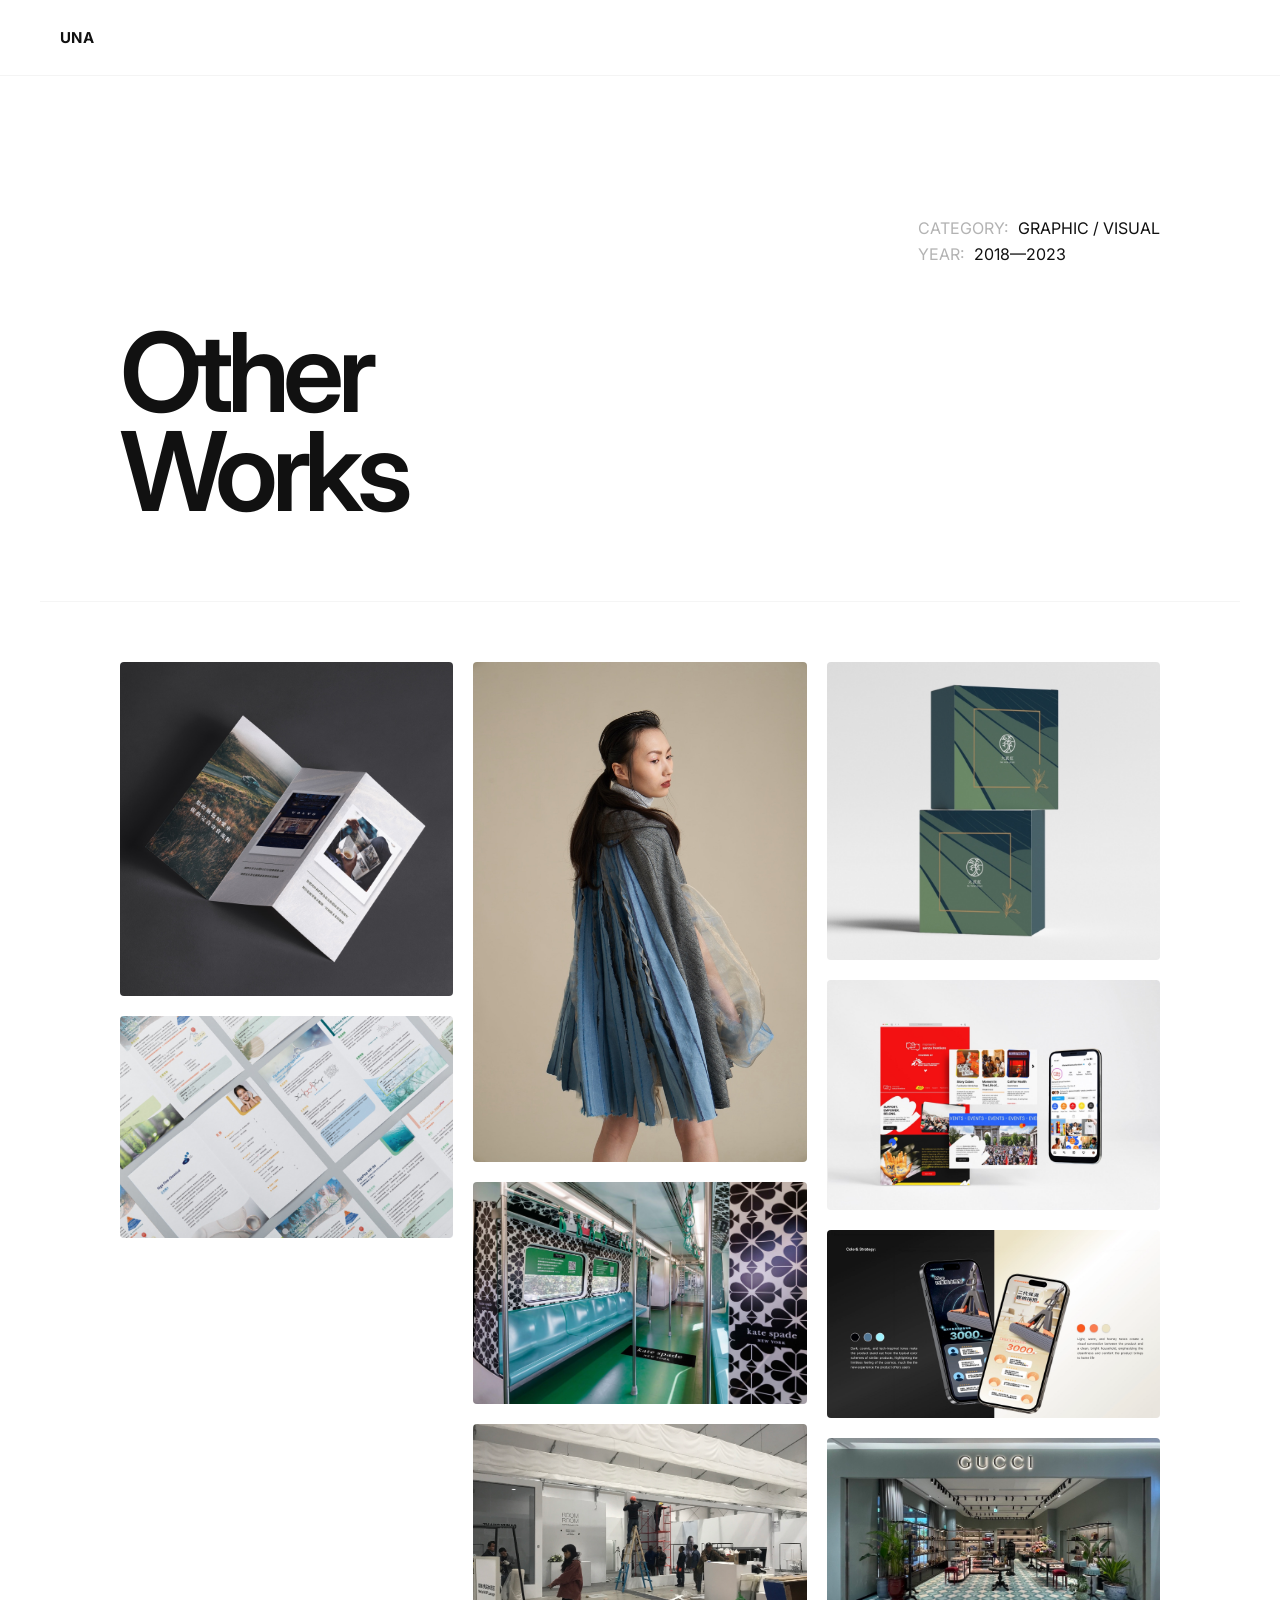
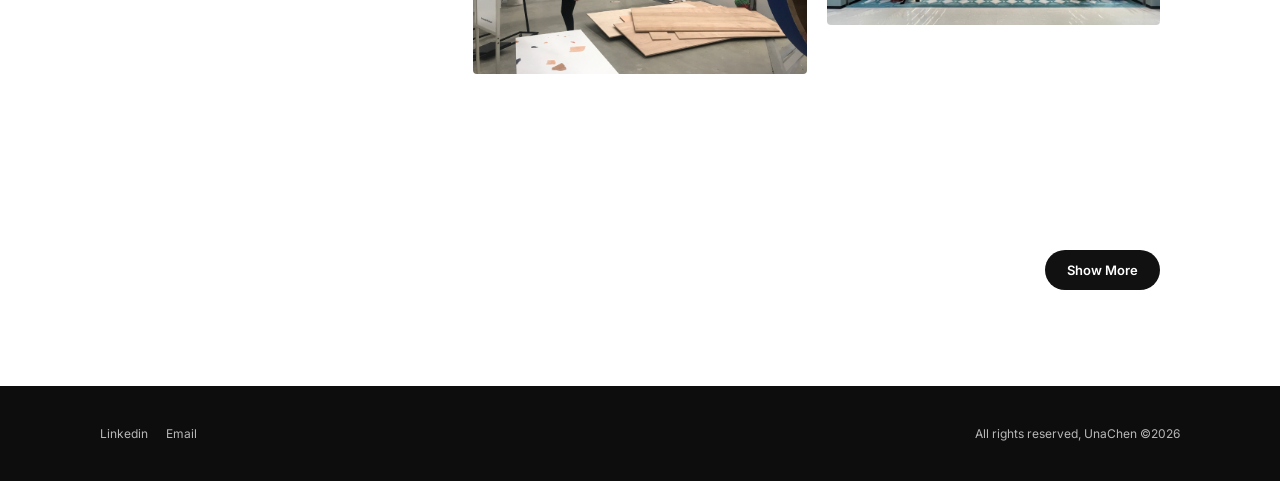
<file: works/other-works.html>
<!DOCTYPE html>
<html lang="en">
<head>
<meta charset="UTF-8" />
<meta name="viewport" content="width=device-width, initial-scale=1.0" />
<title>UnaChen — Other Works</title>
<meta name="description" content="Selected graphic, branding and visual work by Una Chen — editorial layouts, brand campaigns, exhibition and environmental design." />
<link rel="preconnect" href="https://fonts.googleapis.com">
<link rel="preconnect" href="https://fonts.gstatic.com" crossorigin>
<link href="https://fonts.googleapis.com/css2?family=Inter:wght@400;500;600;700&family=Playfair+Display+SC:ital,wght@0,400;0,700;0,900;1,400;1,700;1,900&display=swap" rel="stylesheet">
<link rel="stylesheet" href="../css/style.css" />
<link rel="stylesheet" href="../css/work.css" />
<script>window.ROOT_PATH = "../";</script>
</head>
<body class="work-page" style="--accent:#6B5B4E; --work-title-max:110px;">

  <div id="site-header"></div>

  <div class="work-hero">
    <div class="work-meta">
      <div class="meta-col">
        <div class="meta-row"><span class="label">CATEGORY:</span><span class="value">GRAPHIC / VISUAL</span></div>
        <div class="meta-row"><span class="label">YEAR:</span><span class="value">2018—2023</span></div>
      </div>
    </div>

    <div class="work-headline">
      <h1 class="work-title">Other<br />Works</h1>
    </div>
  </div>

  <div class="work-divider" role="separator"></div>

  <section class="work-section">
    <div class="gallery">
      <figure class="gallery-item">
        <img src="../images/other-works/volvo-brochure.jpg" alt="Volvo tri-fold brochure" loading="lazy" />
      </figure>
      <figure class="gallery-item">
        <img src="../images/other-works/gigabyte.jpg" alt="Gigabyte campaign visual" loading="lazy" />
      </figure>
      <figure class="gallery-item">
        <img src="../images/other-works/fashion-shoot.jpg" alt="Fashion editorial shoot" loading="lazy" />
      </figure>
      <figure class="gallery-item">
        <img src="../images/other-works/kate-spade-metro.jpg" alt="Kate Spade New York Kaohsiung metro train wrap" loading="lazy" />
      </figure>
      <figure class="gallery-item">
        <img src="../images/other-works/installation.jpg" alt="Exhibition installation" loading="lazy" />
      </figure>
      <figure class="gallery-item">
        <img src="../images/other-works/campaign.jpg" alt="Brand campaign key visual" loading="lazy" />
      </figure>
      <figure class="gallery-item">
        <img src="../images/other-works/exhibition.jpg" alt="Exhibition space design" loading="lazy" />
      </figure>
      <figure class="gallery-item">
        <img src="../images/other-works/editorial-01.jpg" alt="Editorial layout" loading="lazy" />
      </figure>
      <figure class="gallery-item">
        <img src="../images/other-works/brand-visual.jpg" alt="Brand visual identity" loading="lazy" />
      </figure>
    </div>
  </section>

  <section class="work-explore">
    <a class="pill-btn pill-solid" href="../index.html">Show More</a>
  </section>

  <div id="site-footer"></div>

  <script src="../js/layout.js"></script>
</body>
</html>
</file>
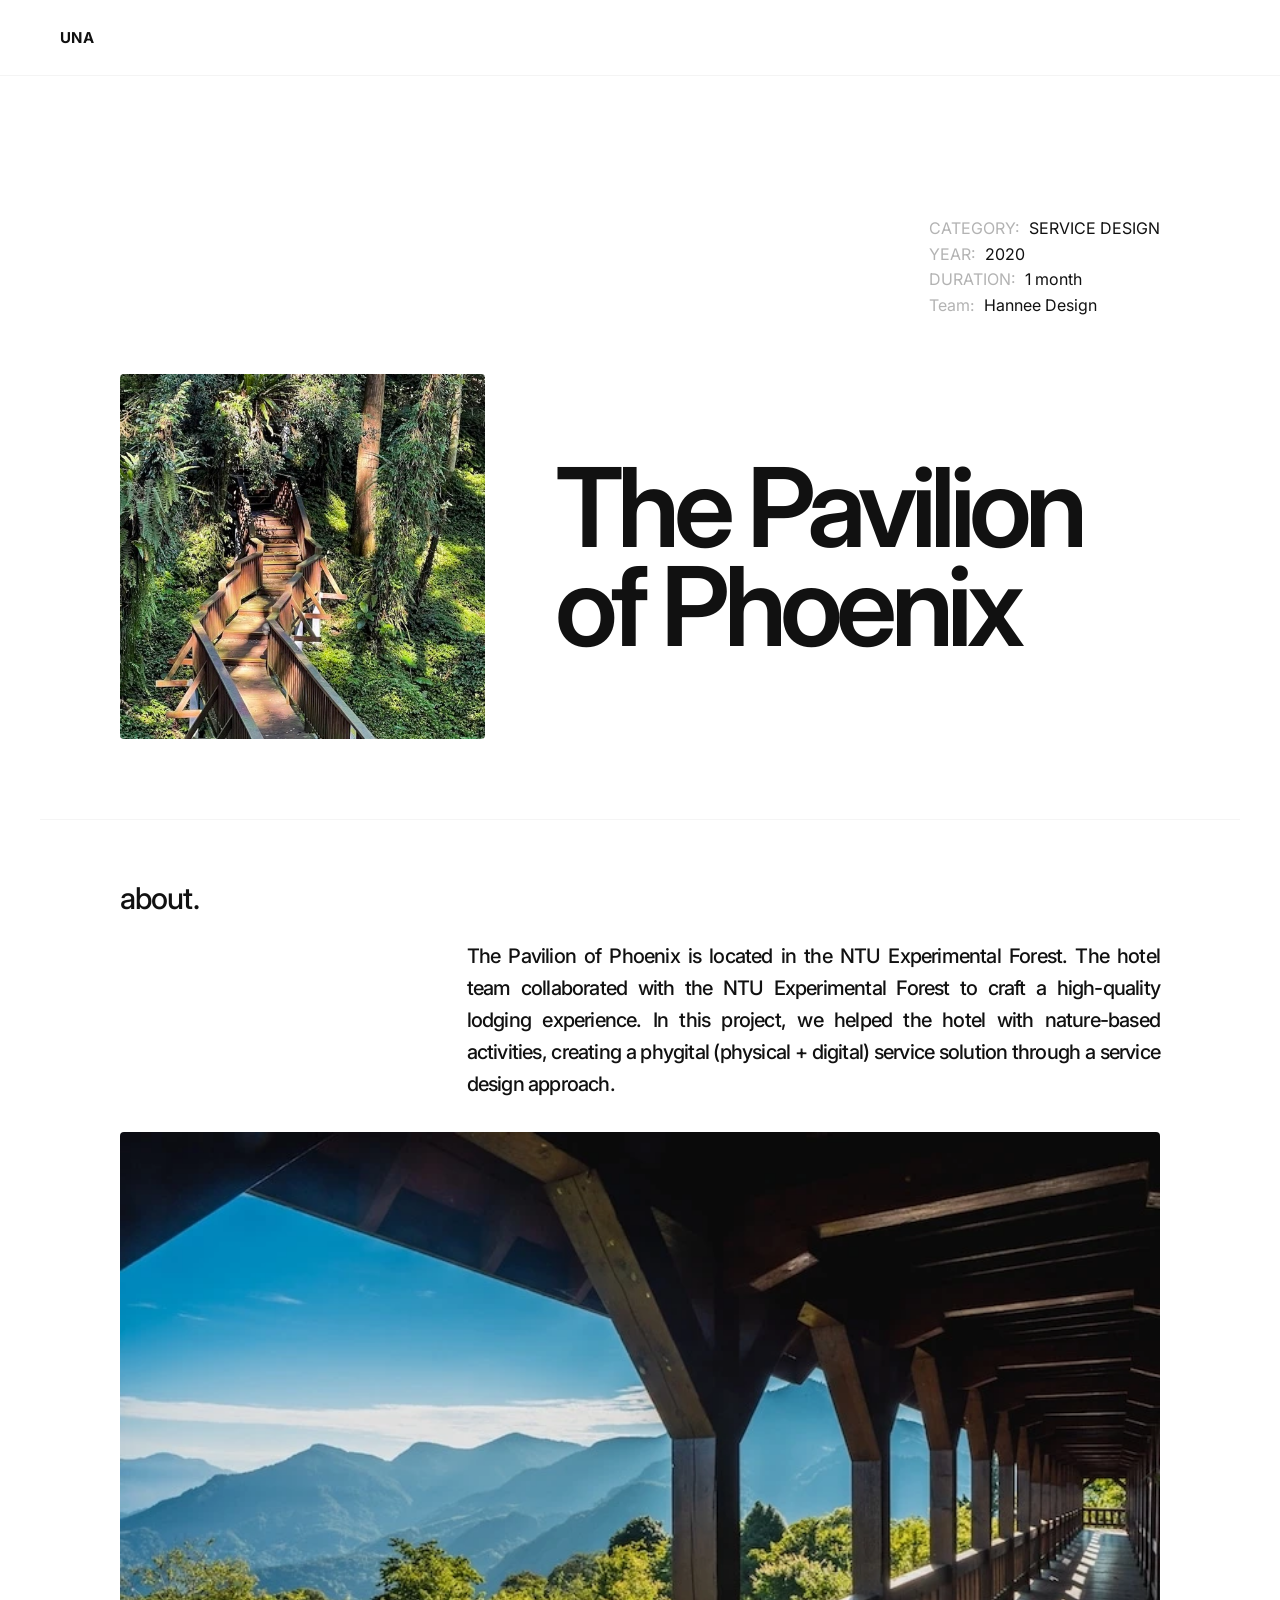
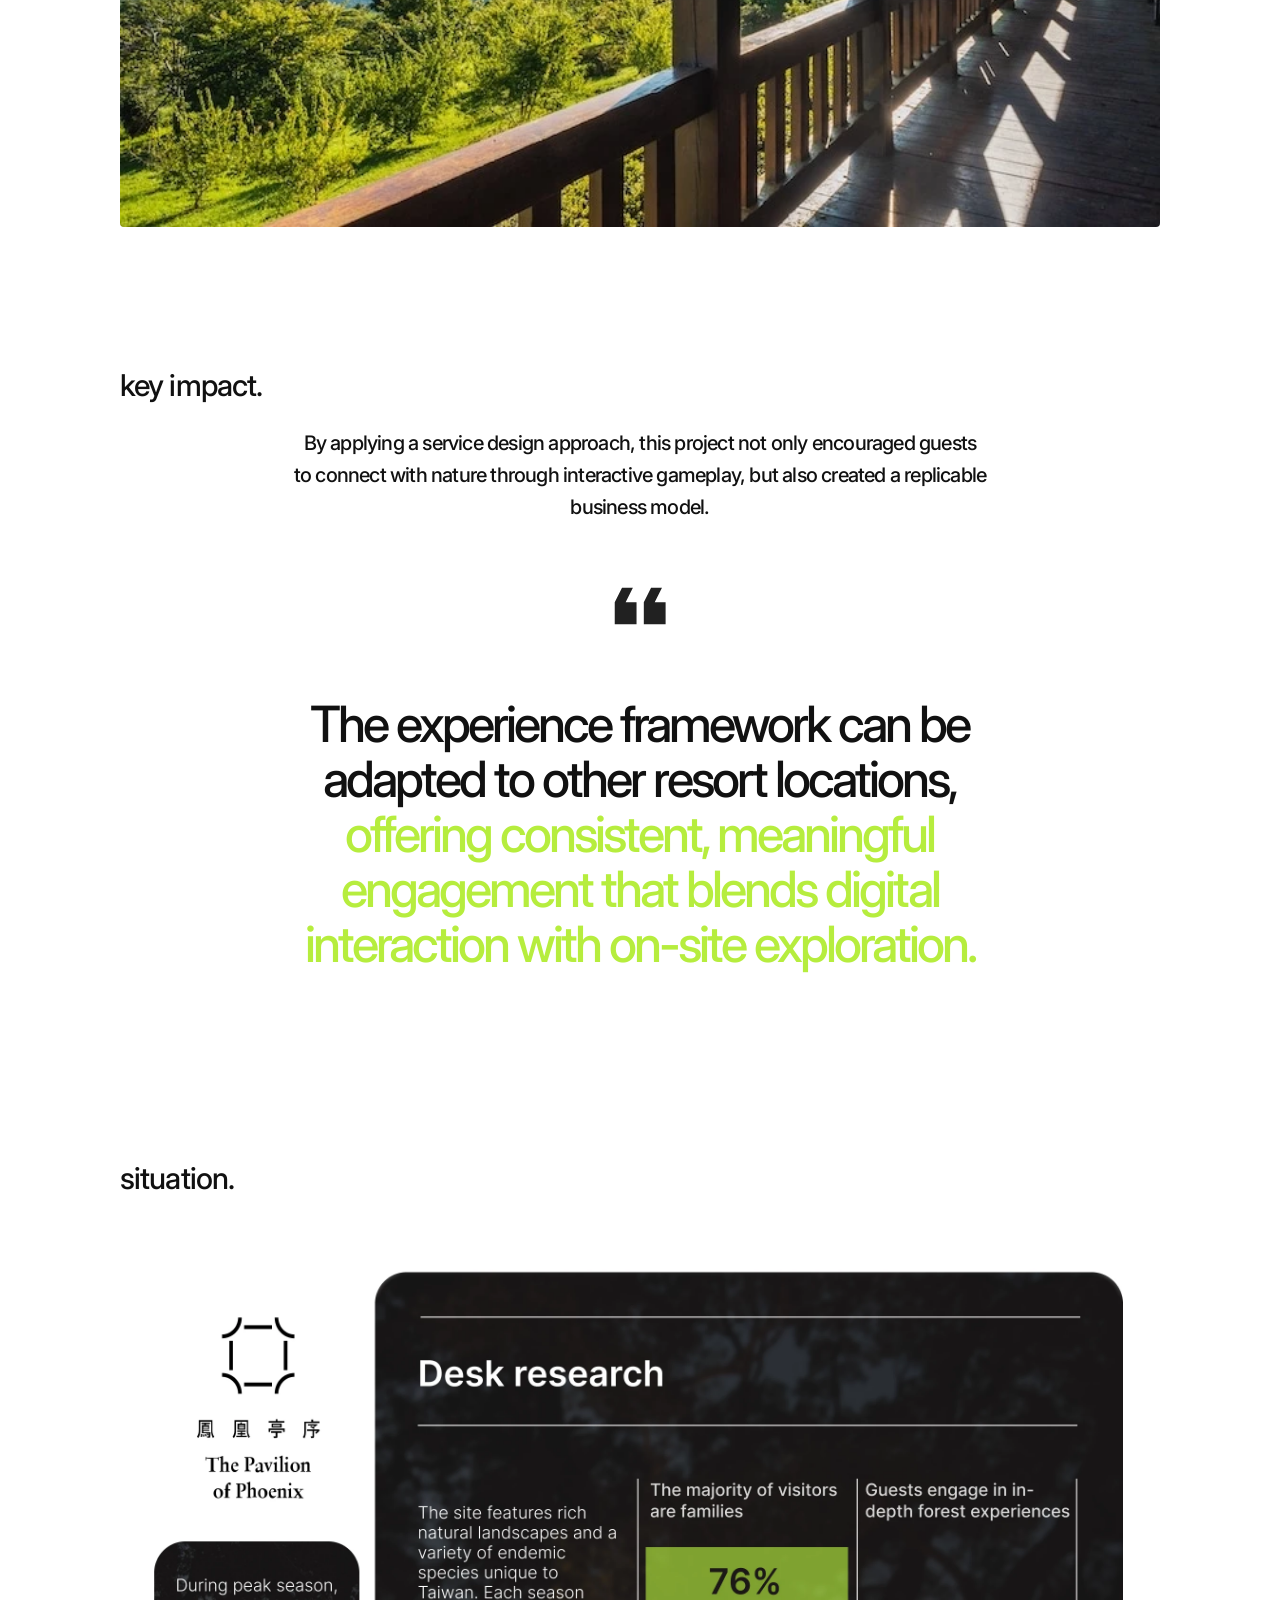
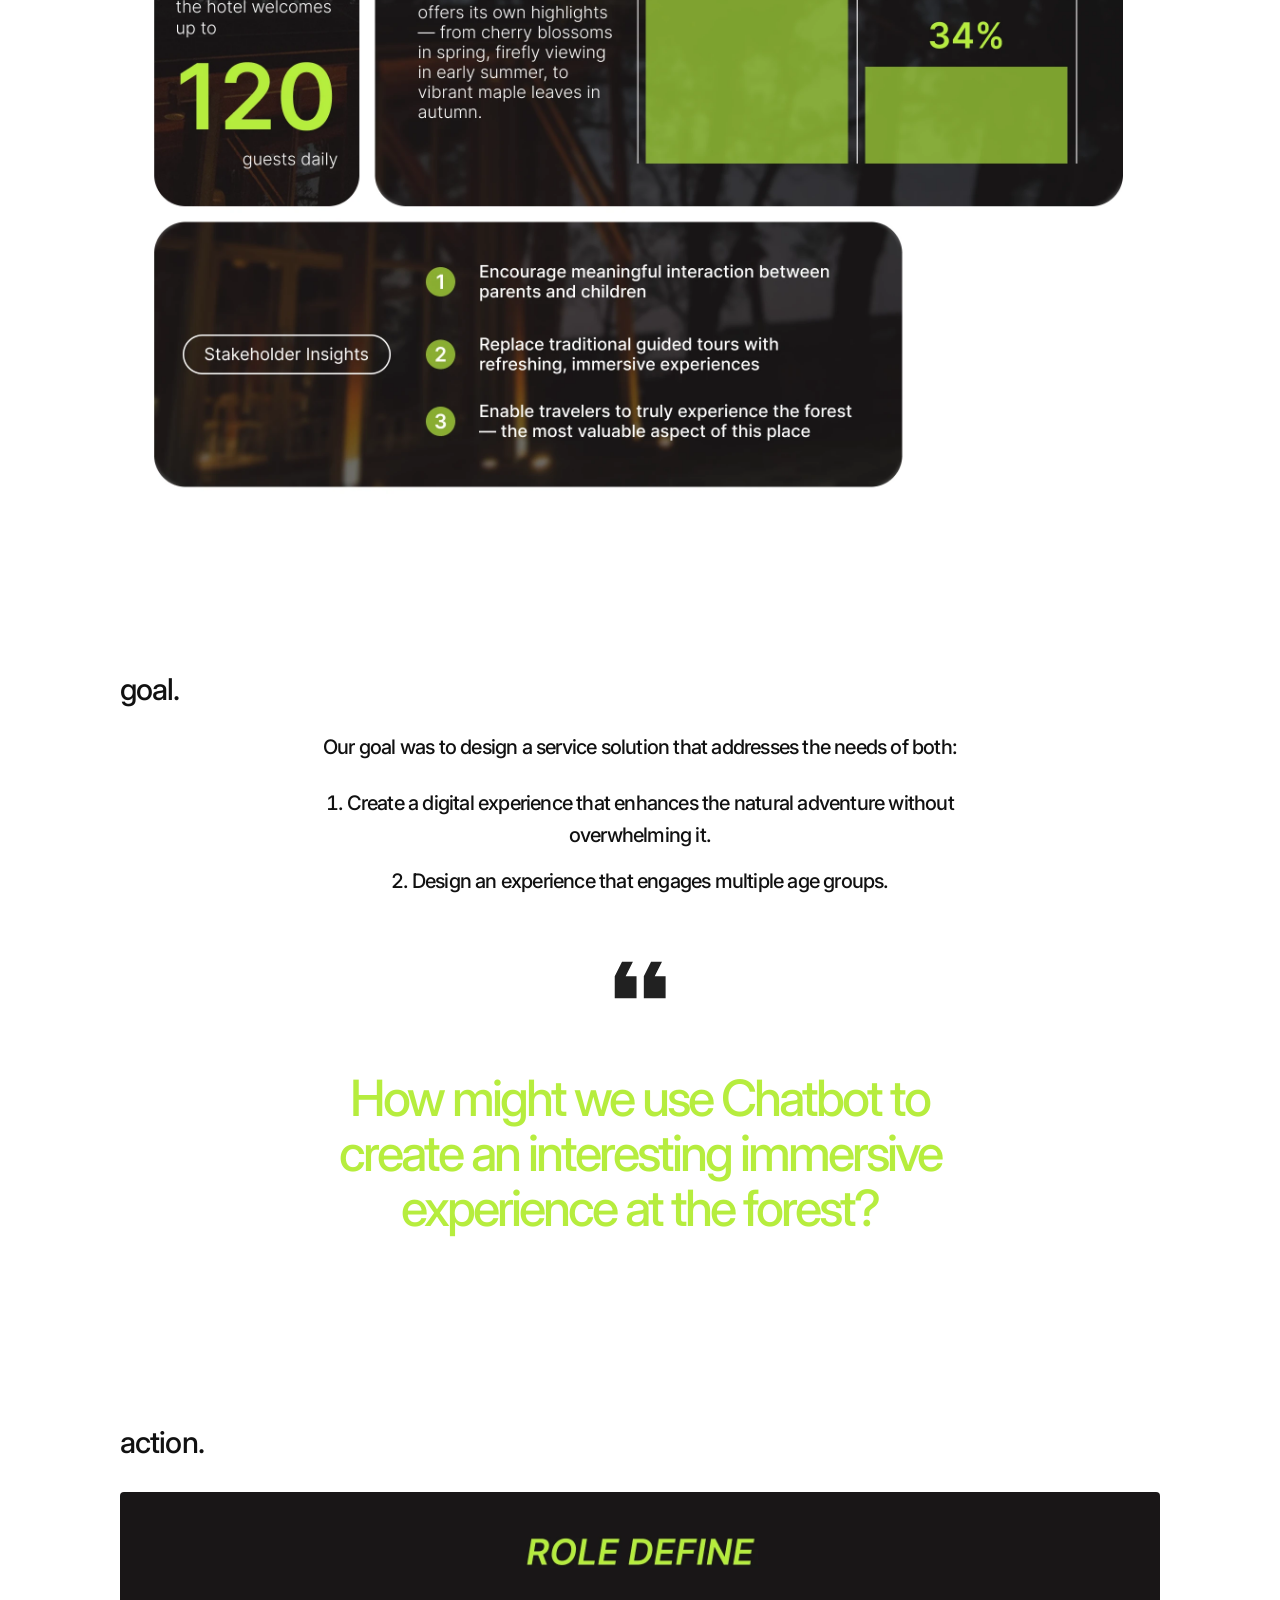
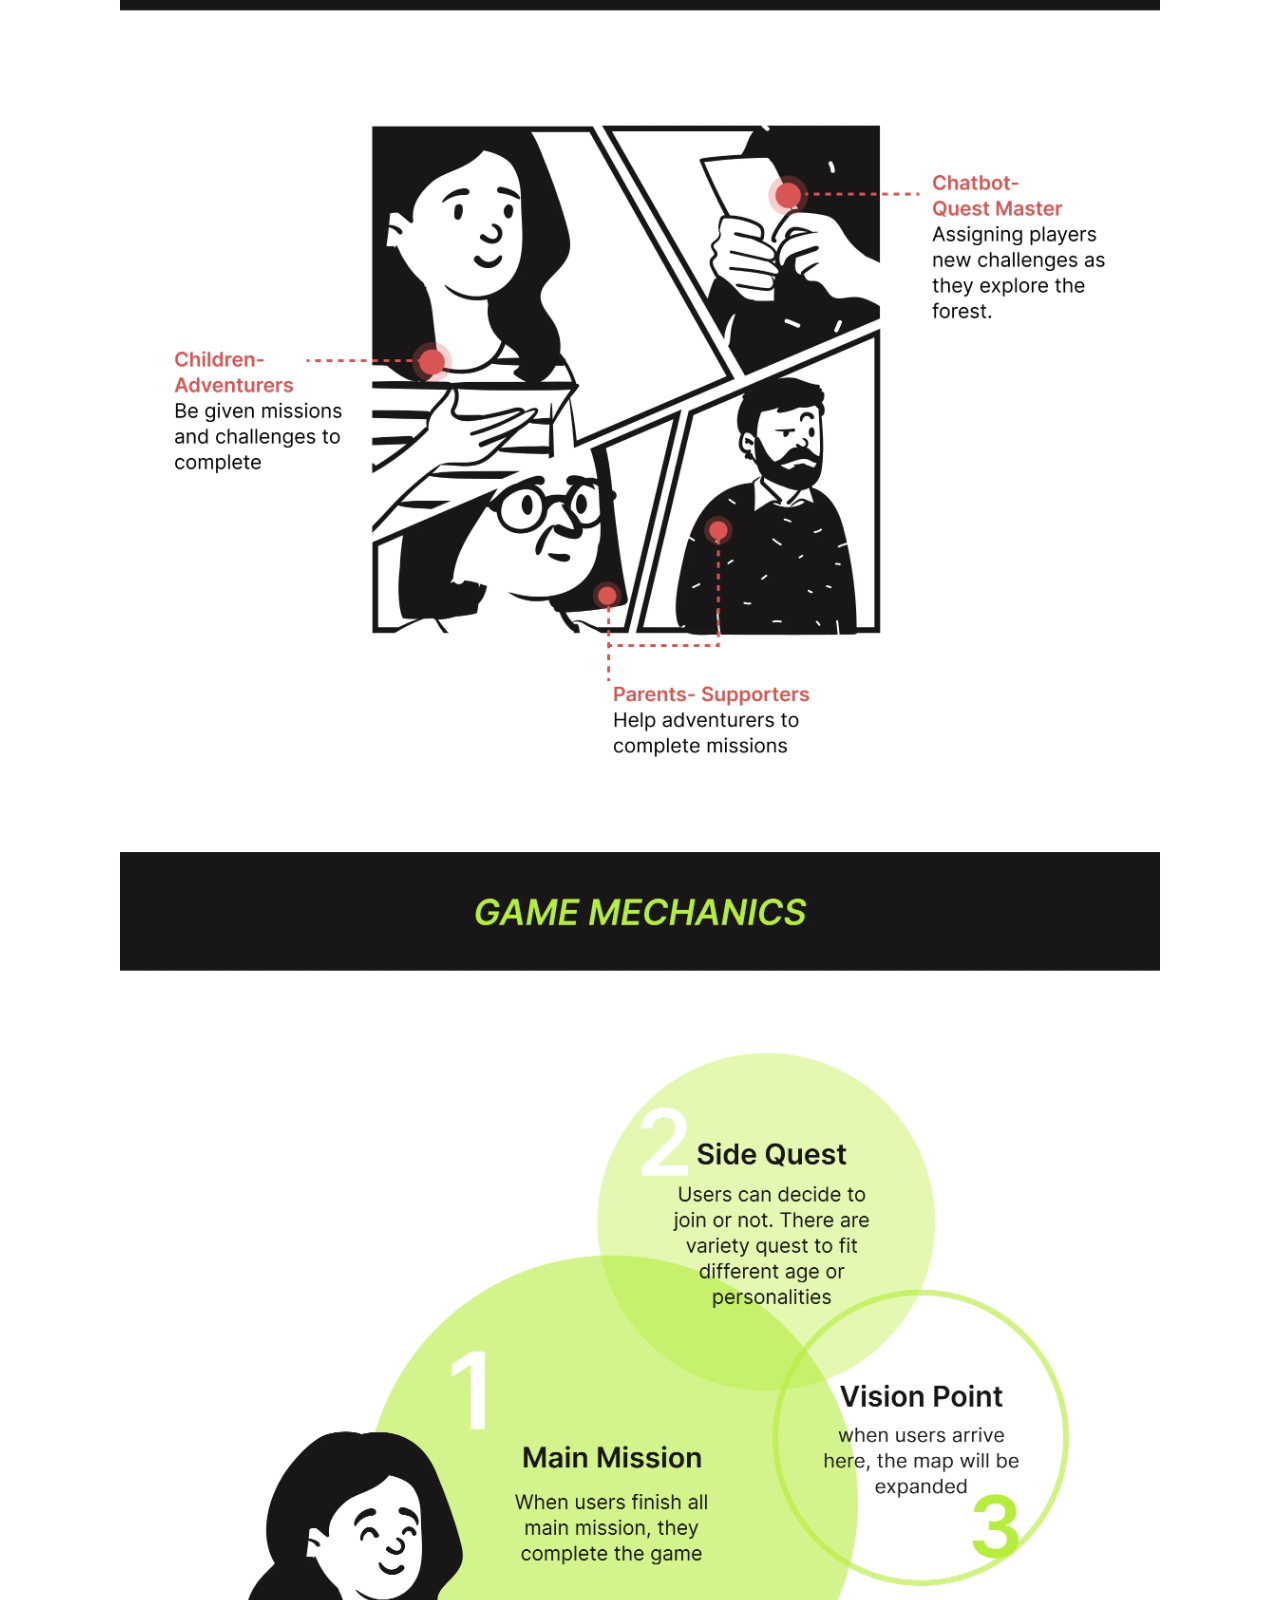
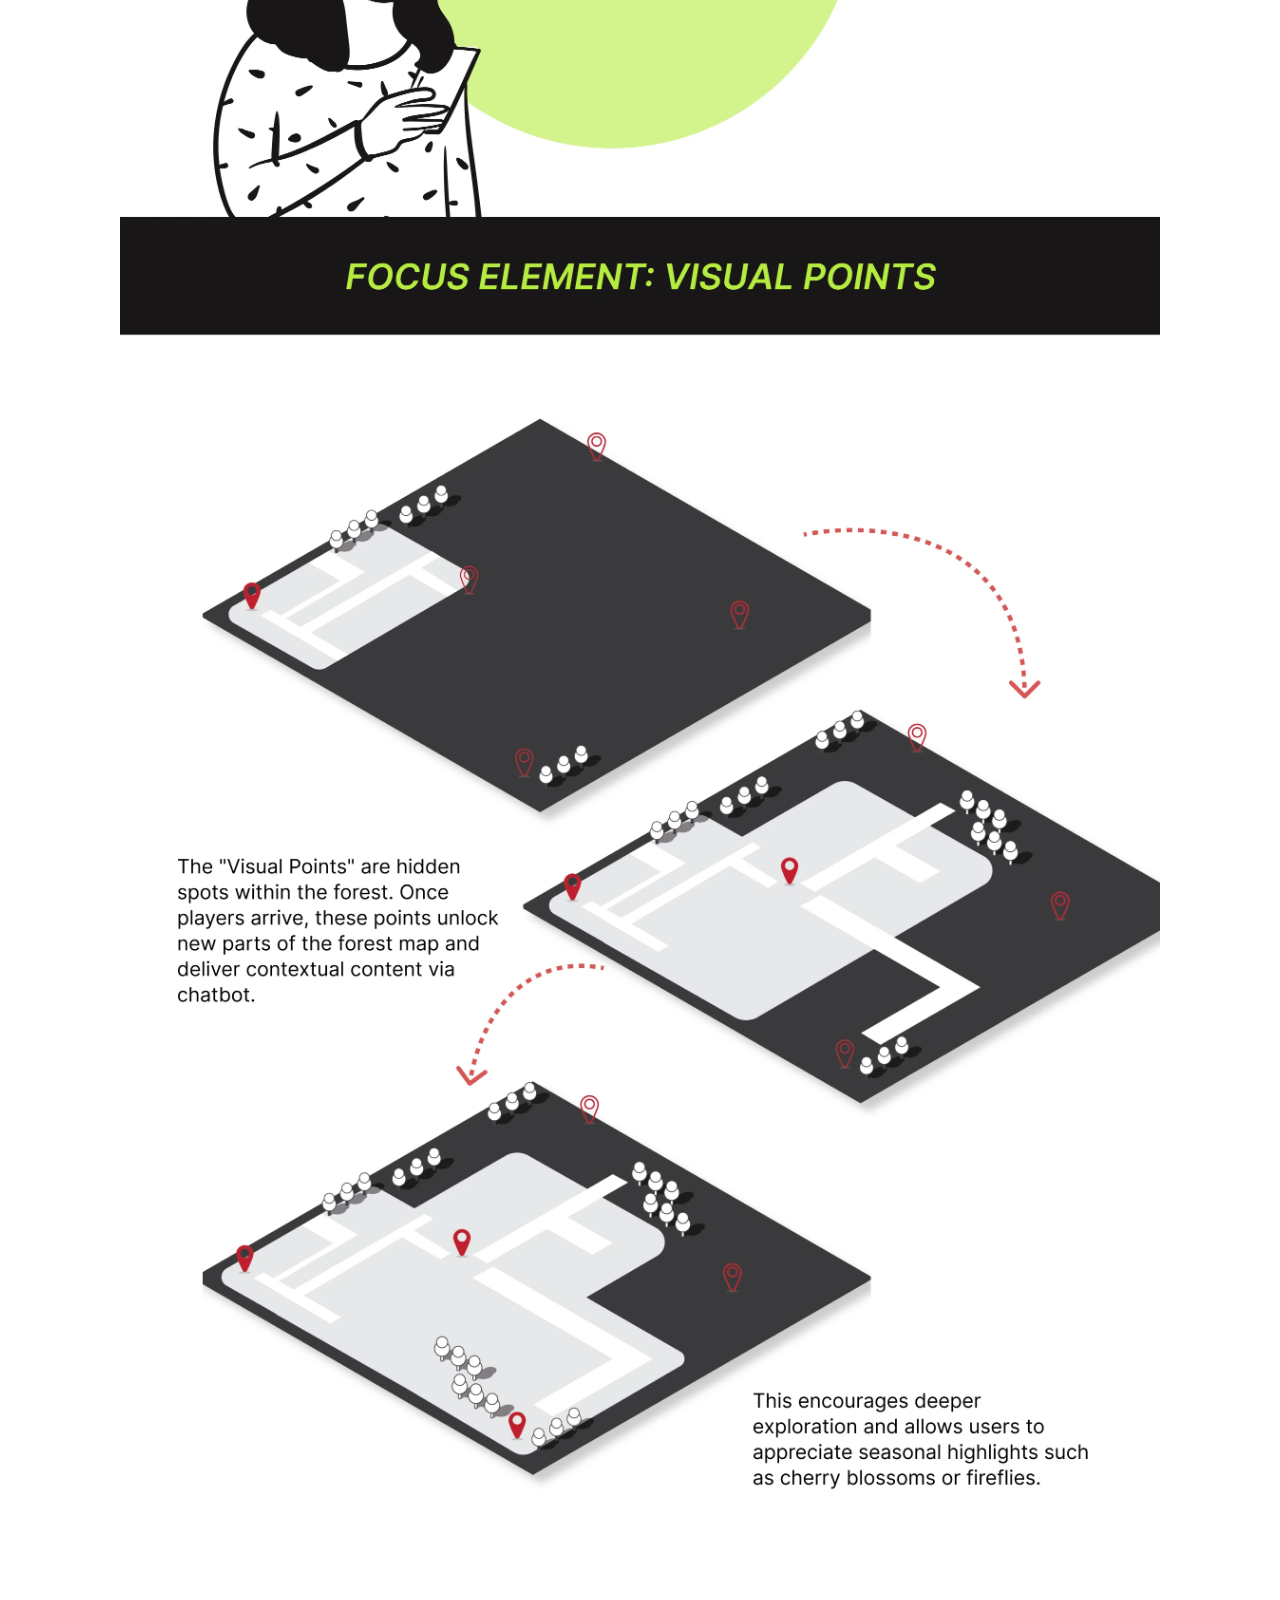
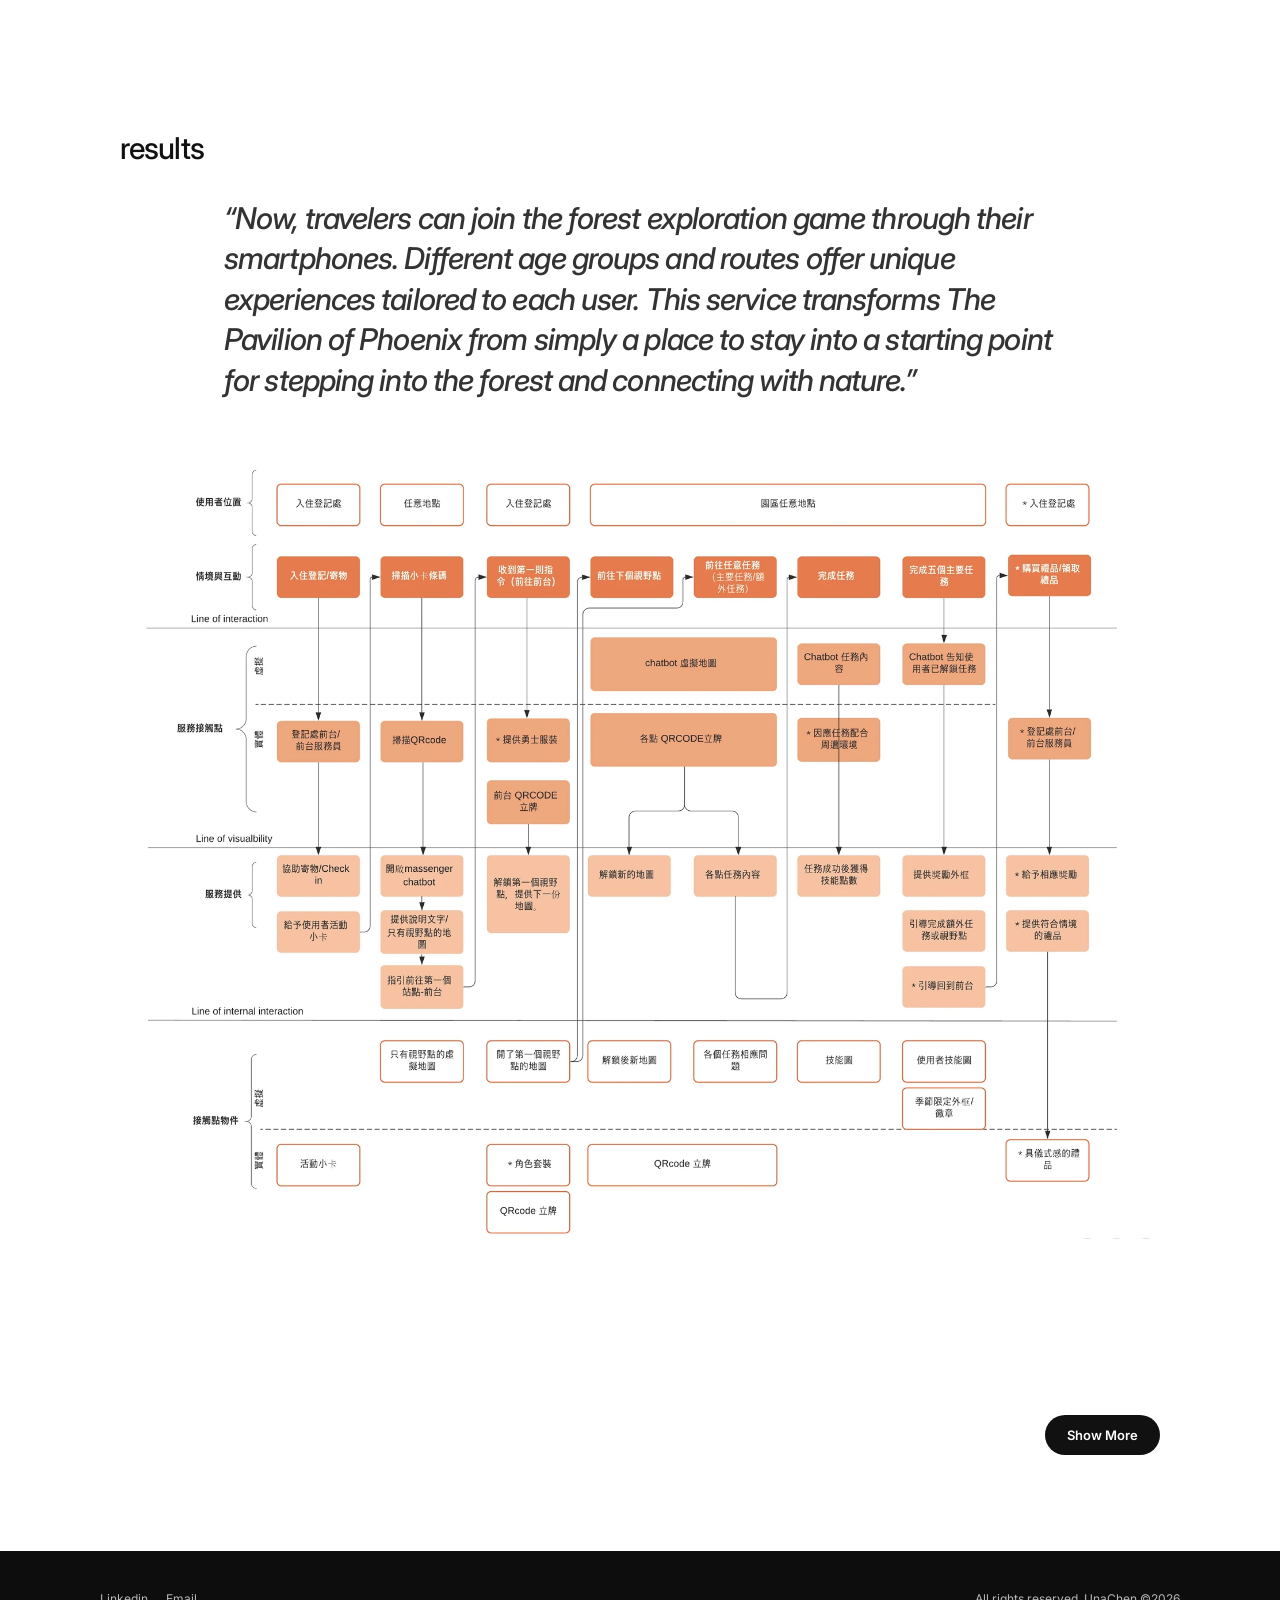
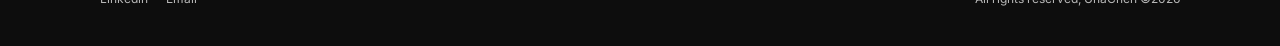
<file: works/phoenix.html>
<!DOCTYPE html>
<html lang="en">
<head>
<meta charset="UTF-8" />
<meta name="viewport" content="width=device-width, initial-scale=1.0" />
<title>UnaChen — The Pavilion of Phoenix</title>
<meta name="description" content="The Pavilion of Phoenix — a phygital service design solution turning a forest hotel stay into a chatbot-guided nature exploration game." />
<link rel="preconnect" href="https://fonts.googleapis.com">
<link rel="preconnect" href="https://fonts.gstatic.com" crossorigin>
<link href="https://fonts.googleapis.com/css2?family=Inter:wght@400;500;600;700&family=Playfair+Display+SC:ital,wght@0,400;0,700;0,900;1,400;1,700;1,900&display=swap" rel="stylesheet">
<link rel="stylesheet" href="../css/style.css" />
<link rel="stylesheet" href="../css/work.css" />
<script>window.ROOT_PATH = "../";</script>
</head>
<body class="work-page" style="--accent:#B6ED3E; --work-title-max:110px;">

  <div id="site-header"></div>

  <div class="work-hero">
    <div class="work-meta">
      <div class="meta-col">
        <div class="meta-row"><span class="label">CATEGORY:</span><span class="value">SERVICE DESIGN</span></div>
        <div class="meta-row"><span class="label">YEAR:</span><span class="value">2020</span></div>
        <div class="meta-row"><span class="label">DURATION:</span><span class="value">1 month</span></div>
        <div class="meta-row"><span class="label">Team:</span><span class="value">Hannee Design</span></div>
      </div>
    </div>

    <div class="work-headline">
      <figure class="work-cover work-cover--fixed">
        <img src="../images/phoenix/hero-forest.jpg" alt="Forest boardwalk descending through the NTU Experimental Forest" />
      </figure>
      <h1 class="work-title">The Pavilion of Phoenix</h1>
    </div>
  </div>

  <div class="work-divider" role="separator"></div>

  <section class="work-section">
    <span class="kicker">about.</span>
    <p class="work-p--offset">The Pavilion of Phoenix is located in the NTU Experimental Forest. The hotel team collaborated with the NTU Experimental Forest to craft a high-quality lodging experience. In this project, we helped the hotel with nature-based activities, creating a phygital (physical + digital) service solution through a service design approach.</p>
    <img src="../images/phoenix/AtMQpLK0PDxNj1LEzraWmQsZ3Q.webp" alt="Wooden veranda at The Pavilion of Phoenix overlooking the mountains" loading="lazy" />
  </section>

  <section class="work-section work-section--narrow work-section--center">
    <span class="kicker">key impact.</span>
    <p>By applying a service design approach, this project not only encouraged guests to connect with nature through interactive gameplay, but also created a replicable business model.</p>
    <div class="work-callout">
      <img class="quote-icon" src="../images/icon-quote.svg" alt="" aria-hidden="true" />
      <p class="work-lead">The experience framework can be adapted to other resort locations, <span class="work-stat">offering consistent, meaningful engagement that blends digital interaction with on-site exploration.</span></p>
    </div>
  </section>

  <section class="work-section">
    <span class="kicker">situation.</span>
    <img src="../images/phoenix/DB6U1f3C1HiSqCQfAUP3CUnIkeQ_004.webp" alt="The Pavilion of Phoenix situation analysis" loading="lazy" />
  </section>

  <section class="work-section work-section--narrow work-section--center">
    <span class="kicker">goal.</span>
    <p>Our goal was to design a <strong>service solution</strong> that addresses the needs of both:</p>
    <ol class="work-list">
      <li>Create a digital experience that enhances the natural adventure without overwhelming it.</li>
      <li>Design an experience that engages multiple age groups.</li>
    </ol>
    <div class="work-callout">
      <img class="quote-icon" src="../images/icon-quote.svg" alt="" aria-hidden="true" />
      <p class="work-lead work-lead--accent">How might we use Chatbot to create an interesting immersive experience at the forest?</p>
    </div>
  </section>

  <section class="work-section">
    <span class="kicker">action.</span>
    <img src="../images/phoenix/rDC3bHIrMc1uKx1ug2CqOyfzCw_003.webp" alt="The Pavilion of Phoenix service blueprint and chatbot flow" loading="lazy" />
  </section>

  <section class="work-section">
    <span class="kicker">results</span>
    <div class="work-results-text">
      <p class="work-quote work-quote--center">Now, travelers can join the forest exploration game through their smartphones. Different age groups and routes offer unique experiences tailored to each user. This service transforms The Pavilion of Phoenix from simply a place to stay into a starting point for stepping into the forest and connecting with nature.</p>
    </div>
    <img src="../images/phoenix/Vx4gt3dvnP9piYJGBt9vBLniax8_003.webp" alt="The Pavilion of Phoenix forest exploration game screens" loading="lazy" />
  </section>

  <section class="work-explore">
    <a class="pill-btn pill-solid" href="../index.html">Show More</a>
  </section>

  <div id="site-footer"></div>

  <script src="../js/layout.js"></script>
</body>
</html>
</file>
<file: css/style.css>
/* ==========================================================================
   UnaChen Portfolio v2 — Global Stylesheet
   字體：Inter(全站無襯線) + Playfair Display SC(唯一襯線體，小型大寫：面板標題 / 案例標題 / 裝飾書)
   ========================================================================== */

:root {
  --ink: #111111;
  --paper: #ffffff;
  --grey-600: #6b6b6b;
  --grey-300: #d8d8d8;
  --grey-100: #f4f4f4;
  --nav-h: 76px;
  --max-w: 1160px;
  /* Playfair Display SC 只有 400 / 700 / 900，沒有 500 與 600 */
  --serif: "Playfair Display SC", "Playfair Display", Georgia, "Times New Roman", serif;

  /* 字級尺標 — 數值逐項比對原站 Framer 存檔的 styles-preset 取得，
     包含它自己的三個斷點（桌機 ≥1200px / 平板 810–1199px / 手機 ≤809px）。
     字距一律為負值，這是原站字體處理的關鍵特徵，少了會鬆散很多。 */
  --h1: 174px;      --h1-ls: -0.09em;  --h1-lh: 1em;      --h1-fw: 600;
  --h5: 30px;       --h5-ls: -0.03em;  --h5-lh: 1.2em;    --h5-fw: 500;
  --body-xl: 50px;  --xl-ls: -0.06em;  --xl-lh: 1.1em;    --xl-fw: 500;
  --body-md: 20px;  --md-ls: -0.04em;  --md-lh: 1.2em;    --md-fw: 500;
  --sans: "Inter", -apple-system, "Helvetica Neue", Arial, sans-serif;
}

* { box-sizing: border-box; }

html, body {
  margin: 0;
  padding: 0;
  background: var(--paper);
  color: var(--ink);
  font-family: var(--sans);
  -webkit-font-smoothing: antialiased;
}

img { max-width: 100%; display: block; }
a { color: inherit; text-decoration: none; }

.wrap {
  max-width: var(--max-w);
  margin: 0 auto;
  padding: 0 40px;
}

/* ---------- 自訂游標放大提示（沿用原站按鈕游標效果）---------- */
.cursor-scale {
  transition: transform 0.25s ease;
}
.cursor-scale:hover { transform: scale(1.04); }

/* ---------- Header（只在作品/About頁出現，首頁書架不出現） ---------- */
.site-header {
  position: sticky;
  top: 0;
  z-index: 50;
  height: var(--nav-h);
  display: flex;
  align-items: center;
  justify-content: space-between;
  padding: 0 40px;
  background: rgba(255, 255, 255, 0.92);
  backdrop-filter: blur(6px);
  border-bottom: 1px solid var(--grey-100);
}
.site-header .logo {
  font-weight: 700;
  font-size: 15px;
  letter-spacing: 0.02em;
}
.site-header .logo:hover { opacity: 0.6; }
.site-header nav { display: flex; gap: 28px; }
.site-header nav a {
  font-size: 13px;
  font-weight: 500;
  letter-spacing: 0.02em;
  opacity: 0.75;
}
.site-header nav a:hover { opacity: 1; }

/* ---------- Footer（只在作品/About頁出現） ---------- */
.site-footer {
  background: #0d0d0d;
  color: #fff;
  padding: 40px;
}
.pill-btn {
  display: inline-flex;
  align-items: center;
  gap: 8px;
  padding: 12px 22px;
  border-radius: 999px;
  background: #fff;
  color: #0d0d0d;
  font-size: 13px;
  font-weight: 600;
  border: none;
}
/* 實心黑底白字：給白底頁面用（.pill-btn 本身是白底，只適用於深色區塊）*/
.pill-btn.pill-solid {
  background: var(--ink);
  color: #fff;
}
.pill-btn.pill-solid:hover { opacity: 0.82; }

.pill-btn.ghost {
  background: transparent;
  color: #fff;
  border: 1px solid rgba(255, 255, 255, 0.35);
}
.footer-bottom {
  display: flex;
  justify-content: space-between;
  align-items: center;
  flex-wrap: wrap;
  gap: 16px;
  font-size: 12px;
  opacity: 0.7;
}
.footer-bottom .links { display: flex; gap: 18px; }
.footer-bottom .links a:hover { opacity: 0.7; }

/* ---------- 內容區塊共用：小寫句點標籤 ---------- */
.kicker {
  display: block;
  font-size: 12px;
  letter-spacing: 0.04em;
  color: var(--grey-600);
  margin-bottom: 14px;
  text-transform: lowercase;
}

.section {
  max-width: var(--max-w);
  margin: 0 auto;
  padding: 96px 40px;
  text-align: center;
}

@media (max-width: 720px) {
  .wrap, .section { padding-left: 20px; padding-right: 20px; }
  .site-header { padding: 0 20px; }
  .site-footer { padding: 56px 20px 28px; }
}

/* 原站的兩個斷點 */
@media (max-width: 1199px) {
  :root { --h1: 116px; --h5: 24px; --body-xl: 40px; --body-md: 16px; }
}
@media (max-width: 809px) {
  :root { --h1: 76px; --h5: 19px; --body-xl: 28px; --body-md: 16px; }
}

/* 全站一律使用預設箭頭游標，連結與按鈕不切換成手指 */
a, button, summary, [role="button"], .pill-btn, canvas {
  cursor: default;
}
</file>
<file: css/about.css>
/* ==========================================================================
   About me 頁 — 沿用原站排版，只替換 experience 區塊為時間軸、新增聯絡方式
   字級對應原站規格：H1 174px / H5 30px / Body XL 50px / Body Medium 20px
   ========================================================================== */

/* UNA CHEN 置於首屏正中央（扣掉 sticky header 的高度）*/
.about-hero {
  min-height: calc(100vh - var(--nav-h));
  display: flex;
  align-items: center;
  justify-content: center;
  padding: 0 40px;
}
.about-hero h1 {
  font-size: var(--h1);
  font-weight: var(--h1-fw);
  line-height: var(--h1-lh);
  letter-spacing: var(--h1-ls);
  margin: 0;
  text-align: center;
  text-transform: uppercase;
}

/* 內容堆疊：原站主容器 1200px、區塊間距 80px */
.about-intro {
  max-width: 1200px;
  margin: 0 auto;
  padding: 40px 40px 0;
  text-align: left;
}
.about-intro .kicker {
  font-size: var(--h5);
  font-weight: var(--h5-fw);
  line-height: var(--h5-lh);
  letter-spacing: var(--h5-ls);
  color: var(--ink);
  margin-bottom: 80px;
}
/* 強制斷行只在寬螢幕生效；窄螢幕交還給自然換行 */
.about-statement .lg-br { display: inline; }

.about-statement {
  font-size: var(--body-xl);
  font-weight: var(--xl-fw);
  line-height: var(--xl-lh);
  letter-spacing: var(--xl-ls);
  /* 原站 .framer-1bsj5h7 的實際上限；在 1200px 容器裡，
     右緣大約落在置中的 CHEN 最後一個 N 上 */
  max-width: 759px;
  margin: 0 0 80px;
}

/* 照片在左、文字在右，間距 90px（版型照原站 .framer-66ses4，
   但比例改為 2.4 : 1 —— 文字寬度約為照片的 0.42，低於一半）*/
.about-row {
  display: flex;
  align-items: center;
  gap: 90px;
}
.about-photo {
  flex: 2.4 1 0;
  margin: 0;
  aspect-ratio: 1.325;
  overflow: hidden;
  border-radius: 4px;
}
.about-photo img {
  width: 100%;
  height: 100%;
  object-fit: cover;
}
.about-note {
  flex: 1 1 0;
  max-width: 320px;
  font-size: var(--body-md);
  font-weight: var(--md-fw);
  line-height: var(--md-lh);
  letter-spacing: var(--md-ls);
  color: var(--ink);
  margin: 0;
}

/* ---------- Timeline（取代原本 experience. 重疊文字區塊）---------- */
.timeline-section {
  max-width: 1200px;
  margin: 0 auto;
  padding: 96px 40px 40px;
  text-align: left;
}
/* 區塊標題列：標題靠左、按鈕靠右（沿用原站 about. 那一列的 space-between 版型）*/
.section-head {
  display: flex;
  align-items: center;
  justify-content: space-between;
  gap: 24px;
  margin-bottom: 40px;
}
.section-head .kicker { margin-bottom: 0; }

.timeline-section .kicker {
  font-size: var(--h5);
  font-weight: var(--h5-fw);
  line-height: var(--h5-lh);
  letter-spacing: var(--h5-ls);
  color: var(--ink);
  margin-bottom: 40px;
}
.timeline-track {
  position: relative;
  display: flex;
  align-items: center;
  gap: 0;
  padding: 120px 0;
  overflow-x: auto;
}
.timeline-line {
  position: absolute;
  left: 0;
  right: 60px;
  top: 50%;
  height: 1px;
  background: var(--ink);
  transform: translateY(-50%);
}
.timeline-line::after {
  content: "";
  position: absolute;
  right: -60px;
  top: 0;
  width: 60px;
  border-top: 1px dashed var(--ink);
}
.timeline-node {
  position: relative;
  flex: 0 0 auto;
  width: 220px;
  display: flex;
  justify-content: center;
}
.timeline-node .stem {
  position: absolute;
  left: 50%;
  width: 1px;
  background: var(--grey-300);
  transform: translateX(-50%);
}
.timeline-node.above .stem { bottom: 6px; height: 46px; }
.timeline-node.below .stem { top: 6px; height: 46px; }
.timeline-node .dotmark {
  position: absolute;
  left: 50%;
  top: 50%;
  width: 8px;
  height: 8px;
  border-radius: 50%;
  background: var(--ink);
  transform: translate(-50%, -50%);
  z-index: 2;
}
.timeline-node .card {
  position: absolute;
  left: 50%;
  transform: translateX(-50%);
  text-align: center;
  font-size: 13px;
  line-height: 1.5;
  /* 不可用 nowrap：像 "Bachelor's Degree in Fashion Design" 這種長字串
     會溢出節點寬度壓到隔壁節點，在較窄的詳情面板裡尤其明顯 */
  width: 200px;
  overflow-wrap: break-word;
}
.timeline-node.above .card { bottom: calc(100% + 6px); }
.timeline-node.below .card { top: calc(100% + 6px); }
.timeline-node .card .date { font-weight: 600; margin-bottom: 2px; }
.timeline-node .card .role { font-weight: 500; }
.timeline-node .card .org { color: var(--grey-600); }

/* ---------- 品牌 Logo 跑馬燈 ----------
   裁切邊界對齊其他區塊的內容寬（1200 − 40×2 = 1120px），
   所以 logo 是在內容邊緣進出，而不是視窗邊緣。
   水平 padding 必須是 0：overflow 是在 padding box 裁切，
   有左右內距的話 logo 會跑進內距區才消失。 */
.brand-marquee {
  width: min(100% - 80px, 1120px);
  margin-inline: auto;
  padding: 8px 0 64px;
  overflow: hidden;
}
.brand-marquee .track {
  display: flex;
  align-items: center;
  width: max-content;
  animation: marquee 22s linear infinite;
}
/* 用 margin-right 而非 gap：gap 只存在於項目「之間」，
   12 張圖只有 11 個間隙，translateX(-50%) 會差半個間隙而接不上；
   改成每張都帶右邊距後，總寬正好是單組的兩倍，循環才會無縫。 */
.brand-marquee img {
  height: 22px;
  width: auto;
  margin-right: 64px;
  opacity: 0.55;
  filter: grayscale(1);
}
@keyframes marquee {
  from { transform: translateX(0); }
  to { transform: translateX(-50%); }
}

/* ---------- 兩張作品照片 ---------- */
.about-gallery {
  max-width: 1200px;
  margin: 0 auto;
  padding: 0 40px 96px;
  display: flex;
  align-items: flex-start;   /* 兩張上緣對齊 */
  gap: 40px;
}
.about-gallery img {
  min-width: 0;
  width: 100%;
  border-radius: 4px;
  object-fit: cover;
}
/* 左大右小，比例 1.5 : 1（右邊約為左邊的 2/3）；兩張長寬比也各自不同 */
.about-gallery img:first-child { flex: 1.5 1 0; aspect-ratio: 1.13208; }
.about-gallery img:last-child  { flex: 1 1 0;   aspect-ratio: 1.28269; }

/* ---------- 新增：聯絡方式區塊 ---------- */
.about-contact {
  max-width: var(--max-w);
  margin: 0 auto;
  padding: 0 40px 96px;
  text-align: left;
}
.about-contact .kicker { margin-bottom: 18px; }
.about-contact .contact-links {
  display: flex;
  gap: 28px;
  flex-wrap: wrap;
  font-size: 15px;
  font-weight: 500;
}
.about-contact .contact-links a { border-bottom: 1px solid var(--ink); padding-bottom: 2px; }
.about-contact .contact-links a:hover { opacity: 0.6; }

@media (max-width: 809px) {
  .about-statement .lg-br { display: none; }
  .about-row { flex-direction: column; gap: 32px; }
  .about-note { max-width: none; }
  .about-intro .kicker { margin-bottom: 40px; }
  .about-statement { max-width: none; margin-bottom: 48px; }
  .about-gallery { flex-direction: column; gap: 24px; }
  .about-gallery img:first-child,
  .about-gallery img:last-child { flex: none; width: 100%; }
}
</file>
<file: css/work.css>
/* ==========================================================================
   作品詳情頁共用樣式
   數值逐項比對原站 Framer 存檔取得：
     主標 110px / 600 / -0.06em / lh 0.9em / 靠左 / 兩行
     區塊標籤 30px / 500 / -0.03em（沿用 --h5）
     內文 20px / 500 / -0.04em（沿用 --body-md），段落 justify
     強調段落與提問句 50px / 500 / -0.06em（沿用 --body-xl），置中
   容器 1200px、桌機內距 80px（內容區 1040px）、平板以下 30px
   --accent 由每頁 <body style="--accent:#xxx"> 帶入該作品主題色
   ========================================================================== */

.work-page {
  --work-title: clamp(48px, 9vw, var(--work-title-max, 110px));  /* 各頁可覆寫 --work-title-max */
  --work-gutter: 80px;   /* 原站桌機邊距；1200 - 160 = 內容區 1040px */
  --work-w: 1200px;
}

/* ---------- Hero：右上角 meta + 左側大標 ---------- */
.work-page .work-hero {
  max-width: var(--work-w);
  margin: 0 auto;
  padding: 140px var(--work-gutter) 0;
}

/* meta：整組靠右，內部是直欄；每一組「LABEL: value」自己是一列 */
.work-page .work-meta {
  display: flex;
  justify-content: flex-end;
  margin-bottom: 56px;
}
.work-page .work-meta .meta-col {
  display: flex;
  flex-direction: column;
  align-items: flex-start;
  font-size: 16px;
  line-height: 1.6;
}
.work-page .meta-row {
  display: flex;
  align-items: center;
  gap: 10px;
  white-space: nowrap;
}
.work-page .work-meta .label { color: #b3b3b3; }
.work-page .work-meta .value { color: var(--ink); }

/* 封面圖在左、主標在右，各佔一半，間距 70px */
.work-page .work-headline {
  display: flex;
  align-items: center;
  justify-content: center;
  gap: 70px;
  margin-bottom: 80px;
}
.work-page .work-cover {
  flex: 1 1 0;
  min-width: 0;
  margin: 0;
  height: 475px;
  overflow: hidden;
  border-radius: 4px;
}
/* 固定尺寸的封面（Phoenix 用 365×365 方形，而非等分伸縮） */
.work-page .work-cover--fixed {
  flex: none;
  width: 365px;
  max-width: 100%;
  height: 365px;
}

.work-page .work-cover img {
  width: 100%;
  height: 100%;
  object-fit: cover;
  margin: 0;
}
.work-page .work-title {
  flex: 1 1 0;
  min-width: 0;
  font-size: var(--work-title);
  font-weight: 600;
  letter-spacing: -0.06em;
  line-height: 0.9;
  text-align: left;
  margin: 0;
}

/* 主標下方的細分隔線：原站是 #f5f5f5，在白底上幾乎不可見，只作為節奏用的分界。
   用 div 而非 <hr>，避開瀏覽器預設的 inset 邊框。 */
.work-page .work-divider {
  max-width: var(--work-w);
  margin: 0 auto;
  height: 1px;
  background: #f5f5f5;
  border: 0;
}

/* ---------- 內容區塊 ---------- */
.work-page .work-section {
  max-width: var(--work-w);
  margin: 0 auto;
  padding: 60px var(--work-gutter) 80px;
  text-align: left;
}
.work-page .work-section .kicker {
  font-size: var(--h5);
  font-weight: var(--h5-fw);
  line-height: var(--h5-lh);
  letter-spacing: var(--h5-ls);
  color: var(--ink);
  margin-bottom: 24px;
}
.work-page .work-section p {
  font-size: var(--body-md);
  font-weight: var(--md-fw);
  line-height: 1.6;
  letter-spacing: var(--md-ls);
  color: var(--ink);
  text-align: justify;
  margin: 0 0 16px;
}
.work-page .work-section img {
  margin-top: 32px;
  border-radius: 4px;
  width: 100%;
}

/* 原站 preset 的 --framer-font-weight-bold 與一般字重同為 500，
   也就是 <strong> 在視覺上不會變粗。保留語意標籤，但字重不加粗。 */
.work-page .work-section p strong { font-weight: 500; }

/* 段落只佔內容寬的 2/3，靠右對齊、左側留白 */
.work-page .work-section p.work-p--offset {
  width: 66.667%;
  margin-left: auto;
}

/* 引號圖示 + 大字：直向置中，間距 40px（原站 "Format quote" 元件）*/
.work-page .work-callout {
  display: flex;
  flex-direction: column;
  align-items: center;
  gap: 40px;
  margin: 24px 0;
}
.work-page .quote-icon {
  width: 54px;
  height: 54px;
  flex: none;
  margin: 0;
}

/* 強調段落與提問句：50px 置中。
   選擇器要比 `.work-page .work-section p` 更具體（多一個 class），
   否則會被上面那條的 color / text-align 蓋掉——這也是原本得靠 !important 的原因。 */
.work-page .work-section p.work-lead {
  font-size: var(--body-xl);
  font-weight: var(--xl-fw);
  line-height: var(--xl-lh);
  letter-spacing: var(--xl-ls);
  text-align: center;
  margin: 24px 0;
}
.work-stat { color: var(--accent, var(--ink)); }
/* goal 的提問句整句用主題色（原站 ATM Milano 是 #FF7900，與 37.5% 同色）*/
.work-page .work-section p.work-lead--accent { color: var(--accent, var(--ink)); }

/* ---------- 圖片群組 ---------- */
.work-page .work-grid {
  display: grid;
  grid-template-columns: repeat(2, 1fr);
  gap: 20px;
  margin-top: 32px;
}
.work-page .work-grid.single { grid-template-columns: 1fr; }
.work-page .work-grid img { width: 100%; border-radius: 4px; margin-top: 0; }
.work-page .work-grid .span-2 { grid-column: 1 / -1; }

.work-page .img-pending {
  aspect-ratio: 3/2;
  border-radius: 4px;
  background: repeating-linear-gradient(45deg, #f2f2f2, #f2f2f2 10px, #e9e9e9 10px, #e9e9e9 20px);
  display: flex;
  align-items: center;
  justify-content: center;
  font-size: 13px;
  color: var(--grey-600);
  letter-spacing: 0.03em;
}

/* ---------- 引言：照片在左、引言在右（原站 .framer-1eque6k）---------- */
.work-page .work-testimonial {
  display: flex;
  align-items: center;
  justify-content: center;
  gap: 35px;
  padding: 60px 0;
}
.work-page .testimonial-photo {
  flex: none;
  width: 427px;
  max-width: 100%;
  height: 350px;
  margin: 0;
  overflow: hidden;
  border-radius: 4px;
}
.work-page .testimonial-photo img {
  width: 100%;
  height: 100%;
  object-fit: cover;
  margin: 0;
}
.work-page .testimonial-text {
  flex: 1 1 0;
  min-width: 0;
  display: flex;
  flex-direction: column;
  gap: 10px;
}
.work-page .testimonial-text p { margin: 0; }

/* results：圖片在上、引言在下。圖片依原站的算繪寬度 717px 置中 */
.work-page .work-results-figure {
  width: 100%;
  max-width: 717px;
  margin: 32px auto 0;
}
.work-page .work-results-figure img { width: 100%; margin: 0; }

/* 引言與署名收窄到區塊寬的 80%，左右各向內縮。
   p 要單獨列出，否則 `.work-page .work-section p` 的 margin 簡寫會蓋掉 margin:auto。 */
.work-page .work-results-text {
  width: 80%;
  margin: 32px auto 0;
}
.work-page .work-results-text p { margin-left: 0; margin-right: 0; }

/* 區塊內的影片：與引言同寬（80%），而非滿版 */
.work-page .work-section .work-video {
  width: 80%;
  max-width: none;
  margin: 40px auto 0;
  padding: 0;
}

/* 沒有搭配照片的引言（Easy Energy 的 key impact 與 results 後方）*/
.work-page .work-testimonial--text-only { justify-content: flex-start; }
.work-page .work-testimonial--text-only .testimonial-text { flex: 1 1 100%; }

/* 區塊內容收窄並置中（Easy Energy 的 key impact 與 goal）。
   p 與 ol 要單獨列出：`.work-page .work-section p` 的 margin 簡寫具體度較高，
   只寫 `> *` 會被它的 margin-left:0 蓋掉，區塊就會被釘在左邊。 */
.work-page .work-section--narrow > *,
.work-page .work-section--narrow > p,
.work-page .work-section--narrow > ol {
  max-width: 66.667%;
  margin-left: auto;
  margin-right: auto;
}
.work-page .work-section--narrow > .kicker { max-width: none; }

/* 整區文字置中（Easy Energy 的 key impact 與 goal）*/
.work-page .work-section--center p,
.work-page .work-section--center .work-list,
.work-page .work-section--center .work-list li { text-align: center; }
.work-page .work-section--center .work-list {
  list-style-position: inside;
  padding-left: 0;
}

/* 置中版的引言與署名（Easy Energy 用置中，ATM／NEXUS 用靠左）*/
.work-page .work-section p.work-quote--center { text-align: center; }
.work-page .work-section p.work-attr--center { text-align: center; }

/* goal. 的編號清單 */
.work-page .work-list {
  margin: 24px 0 0;
  padding-left: 1.4em;
  font-size: var(--body-md);
  font-weight: var(--md-fw);
  line-height: 1.6;
  letter-spacing: var(--md-ls);
  color: var(--ink);
  text-align: justify;
}
.work-page .work-list li { margin-bottom: 14px; }
.work-page .work-list strong { font-weight: 500; }

/* ---------- 引言 ---------- */
/* 原站是 <h5>：30px / italic / 500 / -0.03em / #333，靠左 */
.work-page .work-section p.work-quote {
  font-size: var(--h5);
  font-style: italic;
  font-weight: 500;
  line-height: 1.35;
  letter-spacing: var(--h5-ls);
  color: #333333;
  text-align: left;
}
.work-page .work-quote::before { content: "“"; }
.work-page .work-quote::after { content: "”"; }
/* 署名沿用內文層級：20px / 500 / 正體 / -0.04em */
.work-page .work-section p.work-quote-attr {
  margin-top: 12px;
  font-size: var(--body-md);
  font-weight: var(--md-fw);
  line-height: var(--md-lh);
  letter-spacing: var(--md-ls);
  color: var(--ink);
  text-align: left;
}

/* ---------- 影片 ---------- */
.work-page .work-video {
  max-width: var(--work-w);
  margin: 60px auto 0;
  padding: 0 var(--work-gutter);
}
/* 影片外框：兩組版型共用 */
.work-video .ratio {
  position: relative;
  padding-top: 56.25%;
  border-radius: 4px;
  overflow: hidden;
}
.work-video iframe { position: absolute; inset: 0; width: 100%; height: 100%; border: 0; }

/* ---------- Pinterest 風格瀑布流（Other Works）----------
   用 CSS columns 而非 grid：圖片高度不一，columns 會讓每欄各自往下堆疊、
   不留橫向空隙。代價是閱讀順序變成「由上往下、再換欄」，
   對純圖片的 gallery 沒有影響。 */
.work-page .gallery {
  column-count: 3;
  column-gap: 20px;
}
.work-page .gallery-item {
  break-inside: avoid;      /* 避免圖片被切成兩欄 */
  page-break-inside: avoid; /* 舊版瀏覽器 */
  margin: 0 0 20px;
}
.work-page .gallery-item img {
  display: block;
  width: 100%;
  margin: 0;
  border-radius: 4px;
}

@media (max-width: 899px) {
  .work-page .gallery { column-count: 2; }
}
@media (max-width: 599px) {
  .work-page .gallery { column-count: 1; }
}

/* ---------- 頁尾的 Show More（靠右）---------- */
.work-page .work-explore {
  max-width: var(--work-w);
  margin: 0 auto;
  padding: 96px var(--work-gutter);
  display: flex;
  align-items: center;
  justify-content: flex-end;
}

@media (max-width: 1199px) {
  .work-page { --work-gutter: 30px; }
  .work-page .work-hero { padding-top: 60px; }
}

@media (max-width: 809px) {
  .work-page .work-callout { gap: 24px; }
  .work-page .work-section p.work-p--offset { width: 100%; }
  .work-page .work-testimonial { flex-direction: column; gap: 24px; padding: 30px 0; }
  .work-page .testimonial-photo { width: 100%; height: auto; aspect-ratio: 427 / 350; }
  .work-page .work-hero,
  .work-page .work-section,
  .work-page .work-explore,
  .work-page .work-video { padding-left: 20px; padding-right: 20px; }
  .work-page .work-meta { justify-content: flex-start; }
  .work-page .work-headline { flex-direction: column; align-items: stretch; gap: 20px; margin-bottom: 48px; }
  .work-page .work-title { order: 0; }
  .work-page .work-cover { order: 1; height: 317px; }
  .work-page .work-cover--fixed { width: 100%; height: 317px; }
  .work-page .work-grid { grid-template-columns: 1fr; }
}
</file>
